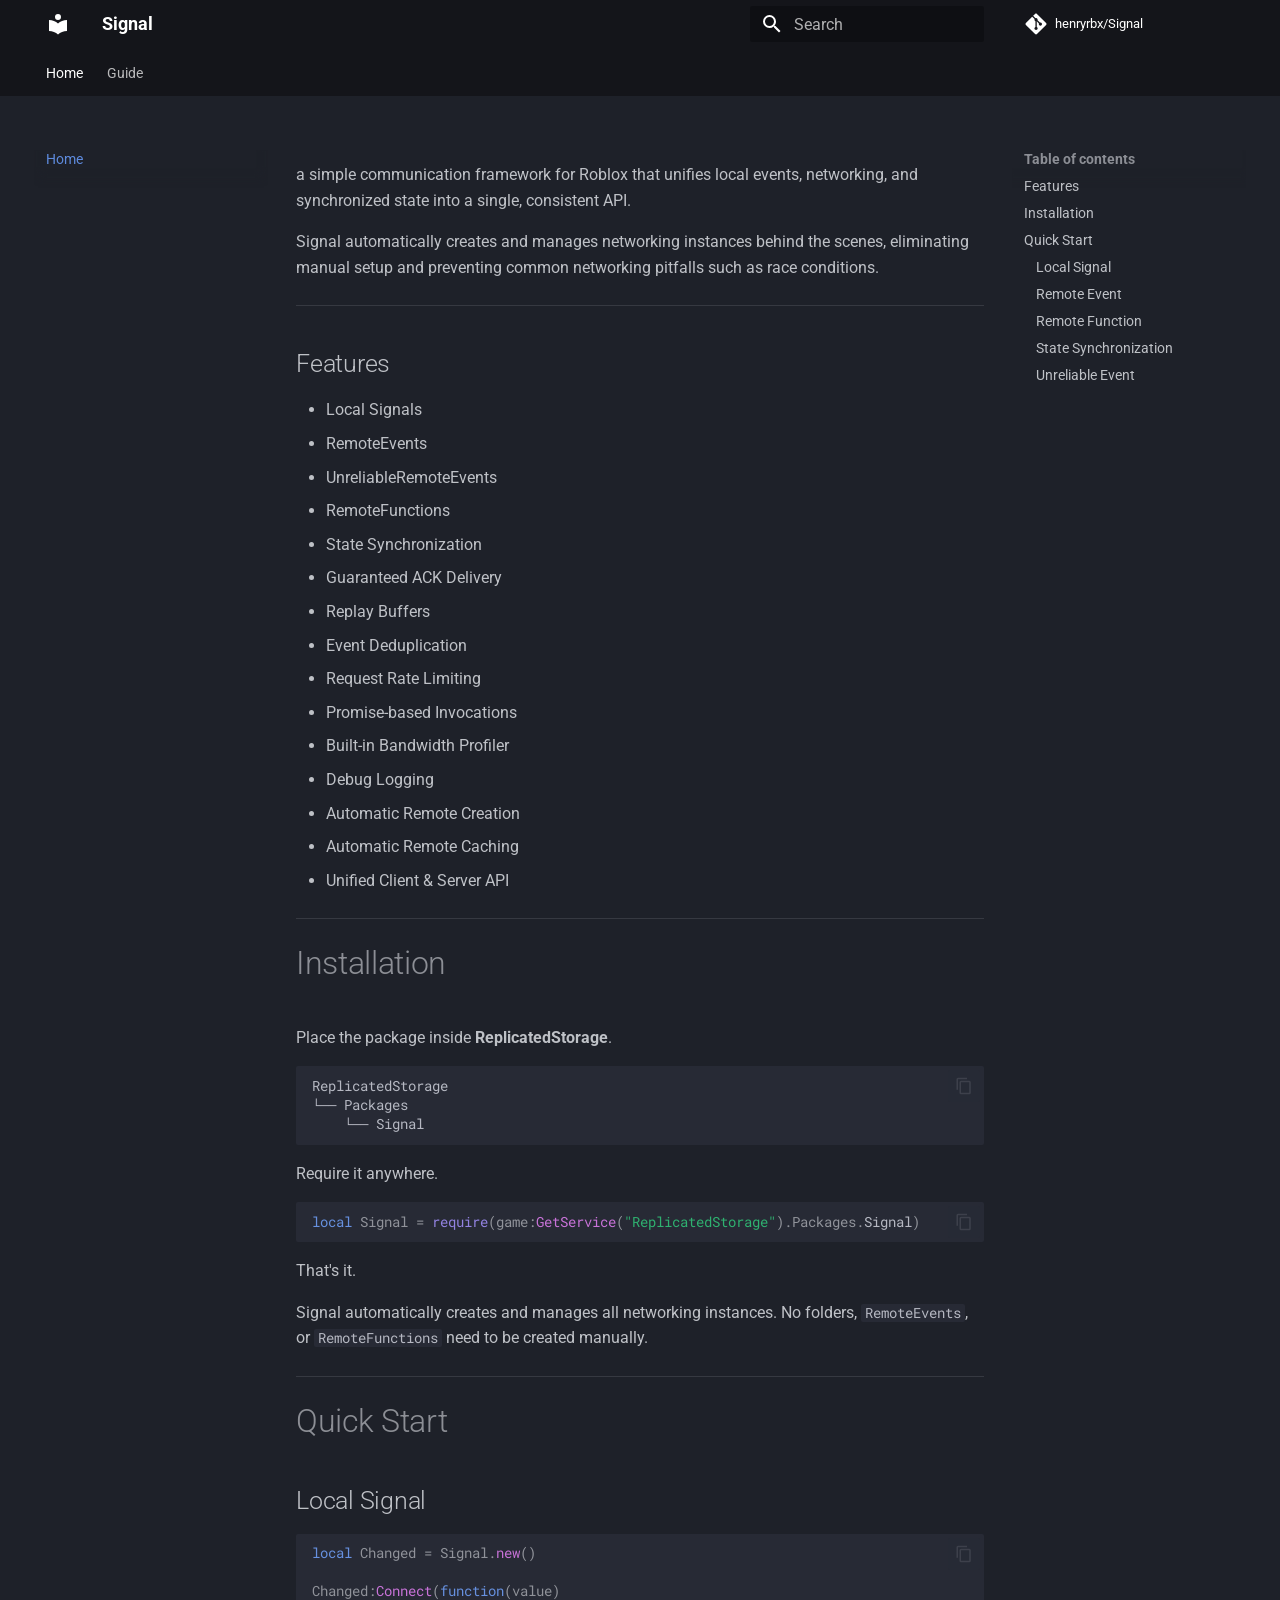
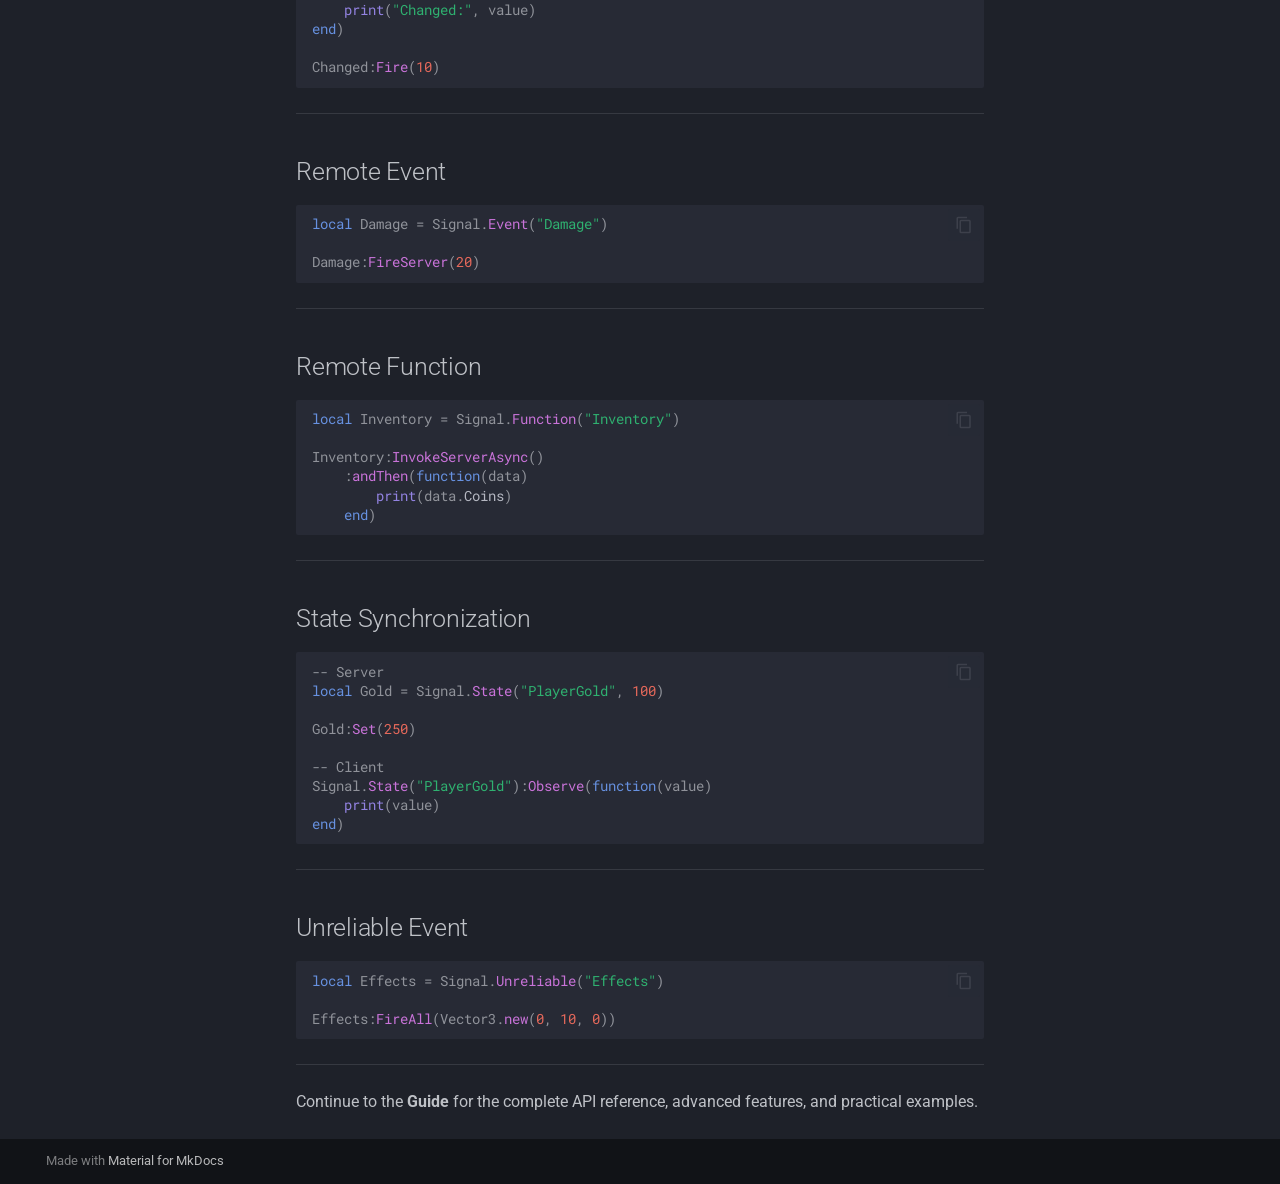
<file: index.html>
<!doctype html>
<html lang="en" class="no-js">
  <head>
    
      <meta charset="utf-8">
      <meta name="viewport" content="width=device-width,initial-scale=1">
      
        <meta name="description" content="Modern networking framework for Roblox.">
      
      
        <meta name="author" content="Henry">
      
      
      
      
        <link rel="next" href="guide/">
      
      
        
      
      
      <link rel="icon" href="assets/images/favicon.png">
      <meta name="generator" content="mkdocs-1.6.1, mkdocs-material-9.7.7">
    
    
      
        <title>Signal</title>
      
    
    
      <link rel="stylesheet" href="assets/stylesheets/main.ec1eaa64.min.css">
      
        
        <link rel="stylesheet" href="assets/stylesheets/palette.ab4e12ef.min.css">
      
      


    
    
      
    
    
      
        
        
        <link rel="preconnect" href="https://fonts.gstatic.com" crossorigin>
        <link rel="stylesheet" href="https://fonts.googleapis.com/css?family=Roboto:300,300i,400,400i,700,700i%7CRoboto+Mono:400,400i,700,700i&display=fallback">
        <style>:root{--md-text-font:"Roboto";--md-code-font:"Roboto Mono"}</style>
      
    
    
      <link rel="stylesheet" href="stylesheets/extra.css">
    
    <script>__md_scope=new URL(".",location),__md_hash=e=>[...e].reduce(((e,_)=>(e<<5)-e+_.charCodeAt(0)),0),__md_get=(e,_=localStorage,t=__md_scope)=>JSON.parse(_.getItem(t.pathname+"."+e)),__md_set=(e,_,t=localStorage,a=__md_scope)=>{try{t.setItem(a.pathname+"."+e,JSON.stringify(_))}catch(e){}}</script>
    
      

    
    
  </head>
  
  
    
    
      
    
    
    
    
    <body dir="ltr" data-md-color-scheme="slate" data-md-color-primary="black" data-md-color-accent="white">
  
    
    <input class="md-toggle" data-md-toggle="drawer" type="checkbox" id="__drawer" autocomplete="off">
    <input class="md-toggle" data-md-toggle="search" type="checkbox" id="__search" autocomplete="off">
    <label class="md-overlay" for="__drawer"></label>
    <div data-md-component="skip">
      
        
        <a href="#features" class="md-skip">
          Skip to content
        </a>
      
    </div>
    <div data-md-component="announce">
      
    </div>
    
    
      

<header class="md-header" data-md-component="header">
  <nav class="md-header__inner md-grid" aria-label="Header">
    <a href="." title="Signal" class="md-header__button md-logo" aria-label="Signal" data-md-component="logo">
      
  
  <svg xmlns="http://www.w3.org/2000/svg" viewBox="0 0 24 24"><path d="M12 8a3 3 0 0 0 3-3 3 3 0 0 0-3-3 3 3 0 0 0-3 3 3 3 0 0 0 3 3m0 3.54C9.64 9.35 6.5 8 3 8v11c3.5 0 6.64 1.35 9 3.54 2.36-2.19 5.5-3.54 9-3.54V8c-3.5 0-6.64 1.35-9 3.54"/></svg>

    </a>
    <label class="md-header__button md-icon" for="__drawer">
      
      <svg xmlns="http://www.w3.org/2000/svg" viewBox="0 0 24 24"><path d="M3 6h18v2H3zm0 5h18v2H3zm0 5h18v2H3z"/></svg>
    </label>
    <div class="md-header__title" data-md-component="header-title">
      <div class="md-header__ellipsis">
        <div class="md-header__topic">
          <span class="md-ellipsis">
            Signal
          </span>
        </div>
        <div class="md-header__topic" data-md-component="header-topic">
          <span class="md-ellipsis">
            
              Home
            
          </span>
        </div>
      </div>
    </div>
    
      
        <form class="md-header__option" data-md-component="palette">
  
    
    
    
    <input class="md-option" data-md-color-media="" data-md-color-scheme="slate" data-md-color-primary="black" data-md-color-accent="white"  aria-hidden="true"  type="radio" name="__palette" id="__palette_0">
    
  
</form>
      
    
    
      <script>var palette=__md_get("__palette");if(palette&&palette.color){if("(prefers-color-scheme)"===palette.color.media){var media=matchMedia("(prefers-color-scheme: light)"),input=document.querySelector(media.matches?"[data-md-color-media='(prefers-color-scheme: light)']":"[data-md-color-media='(prefers-color-scheme: dark)']");palette.color.media=input.getAttribute("data-md-color-media"),palette.color.scheme=input.getAttribute("data-md-color-scheme"),palette.color.primary=input.getAttribute("data-md-color-primary"),palette.color.accent=input.getAttribute("data-md-color-accent")}for(var[key,value]of Object.entries(palette.color))document.body.setAttribute("data-md-color-"+key,value)}</script>
    
    
    
      
      
        <label class="md-header__button md-icon" for="__search">
          
          <svg xmlns="http://www.w3.org/2000/svg" viewBox="0 0 24 24"><path d="M9.5 3A6.5 6.5 0 0 1 16 9.5c0 1.61-.59 3.09-1.56 4.23l.27.27h.79l5 5-1.5 1.5-5-5v-.79l-.27-.27A6.52 6.52 0 0 1 9.5 16 6.5 6.5 0 0 1 3 9.5 6.5 6.5 0 0 1 9.5 3m0 2C7 5 5 7 5 9.5S7 14 9.5 14 14 12 14 9.5 12 5 9.5 5"/></svg>
        </label>
        <div class="md-search" data-md-component="search" role="dialog">
  <label class="md-search__overlay" for="__search"></label>
  <div class="md-search__inner" role="search">
    <form class="md-search__form" name="search">
      <input type="text" class="md-search__input" name="query" aria-label="Search" placeholder="Search" autocapitalize="off" autocorrect="off" autocomplete="off" spellcheck="false" data-md-component="search-query" required>
      <label class="md-search__icon md-icon" for="__search">
        
        <svg xmlns="http://www.w3.org/2000/svg" viewBox="0 0 24 24"><path d="M9.5 3A6.5 6.5 0 0 1 16 9.5c0 1.61-.59 3.09-1.56 4.23l.27.27h.79l5 5-1.5 1.5-5-5v-.79l-.27-.27A6.52 6.52 0 0 1 9.5 16 6.5 6.5 0 0 1 3 9.5 6.5 6.5 0 0 1 9.5 3m0 2C7 5 5 7 5 9.5S7 14 9.5 14 14 12 14 9.5 12 5 9.5 5"/></svg>
        
        <svg xmlns="http://www.w3.org/2000/svg" viewBox="0 0 24 24"><path d="M20 11v2H8l5.5 5.5-1.42 1.42L4.16 12l7.92-7.92L13.5 5.5 8 11z"/></svg>
      </label>
      <nav class="md-search__options" aria-label="Search">
        
        <button type="reset" class="md-search__icon md-icon" title="Clear" aria-label="Clear" tabindex="-1">
          
          <svg xmlns="http://www.w3.org/2000/svg" viewBox="0 0 24 24"><path d="M19 6.41 17.59 5 12 10.59 6.41 5 5 6.41 10.59 12 5 17.59 6.41 19 12 13.41 17.59 19 19 17.59 13.41 12z"/></svg>
        </button>
      </nav>
      
        <div class="md-search__suggest" data-md-component="search-suggest"></div>
      
    </form>
    <div class="md-search__output">
      <div class="md-search__scrollwrap" tabindex="0" data-md-scrollfix>
        <div class="md-search-result" data-md-component="search-result">
          <div class="md-search-result__meta">
            Initializing search
          </div>
          <ol class="md-search-result__list" role="presentation"></ol>
        </div>
      </div>
    </div>
  </div>
</div>
      
    
    
      <div class="md-header__source">
        <a href="https://github.com/henryrbx/Signal" title="Go to repository" class="md-source" data-md-component="source">
  <div class="md-source__icon md-icon">
    
    <svg xmlns="http://www.w3.org/2000/svg" viewBox="0 0 448 512"><!--! Font Awesome Free 7.1.0 by @fontawesome - https://fontawesome.com License - https://fontawesome.com/license/free (Icons: CC BY 4.0, Fonts: SIL OFL 1.1, Code: MIT License) Copyright 2025 Fonticons, Inc.--><path d="M439.6 236.1 244 40.5c-5.4-5.5-12.8-8.5-20.4-8.5s-15 3-20.4 8.4L162.5 81l51.5 51.5c27.1-9.1 52.7 16.8 43.4 43.7l49.7 49.7c34.2-11.8 61.2 31 35.5 56.7-26.5 26.5-70.2-2.9-56-37.3L240.3 199v121.9c25.3 12.5 22.3 41.8 9.1 55-6.4 6.4-15.2 10.1-24.3 10.1s-17.8-3.6-24.3-10.1c-17.6-17.6-11.1-46.9 11.2-56v-123c-20.8-8.5-24.6-30.7-18.6-45L142.6 101 8.5 235.1C3 240.6 0 247.9 0 255.5s3 15 8.5 20.4l195.6 195.7c5.4 5.4 12.7 8.4 20.4 8.4s15-3 20.4-8.4l194.7-194.7c5.4-5.4 8.4-12.8 8.4-20.4s-3-15-8.4-20.4"/></svg>
  </div>
  <div class="md-source__repository">
    henryrbx/Signal
  </div>
</a>
      </div>
    
  </nav>
  
</header>
    
    <div class="md-container" data-md-component="container">
      
      
        
          
            
<nav class="md-tabs" aria-label="Tabs" data-md-component="tabs">
  <div class="md-grid">
    <ul class="md-tabs__list">
      
        
  
  
  
    
  
  
    <li class="md-tabs__item md-tabs__item--active">
      <a href="." class="md-tabs__link">
        
  
  
    
  
  Home

      </a>
    </li>
  

      
        
  
  
  
  
    <li class="md-tabs__item">
      <a href="guide/" class="md-tabs__link">
        
  
  
    
  
  Guide

      </a>
    </li>
  

      
    </ul>
  </div>
</nav>
          
        
      
      <main class="md-main" data-md-component="main">
        <div class="md-main__inner md-grid">
          
            
              
              <div class="md-sidebar md-sidebar--primary" data-md-component="sidebar" data-md-type="navigation" >
                <div class="md-sidebar__scrollwrap">
                  <div class="md-sidebar__inner">
                    


  


<nav class="md-nav md-nav--primary md-nav--lifted" aria-label="Navigation" data-md-level="0">
  <label class="md-nav__title" for="__drawer">
    <a href="." title="Signal" class="md-nav__button md-logo" aria-label="Signal" data-md-component="logo">
      
  
  <svg xmlns="http://www.w3.org/2000/svg" viewBox="0 0 24 24"><path d="M12 8a3 3 0 0 0 3-3 3 3 0 0 0-3-3 3 3 0 0 0-3 3 3 3 0 0 0 3 3m0 3.54C9.64 9.35 6.5 8 3 8v11c3.5 0 6.64 1.35 9 3.54 2.36-2.19 5.5-3.54 9-3.54V8c-3.5 0-6.64 1.35-9 3.54"/></svg>

    </a>
    Signal
  </label>
  
    <div class="md-nav__source">
      <a href="https://github.com/henryrbx/Signal" title="Go to repository" class="md-source" data-md-component="source">
  <div class="md-source__icon md-icon">
    
    <svg xmlns="http://www.w3.org/2000/svg" viewBox="0 0 448 512"><!--! Font Awesome Free 7.1.0 by @fontawesome - https://fontawesome.com License - https://fontawesome.com/license/free (Icons: CC BY 4.0, Fonts: SIL OFL 1.1, Code: MIT License) Copyright 2025 Fonticons, Inc.--><path d="M439.6 236.1 244 40.5c-5.4-5.5-12.8-8.5-20.4-8.5s-15 3-20.4 8.4L162.5 81l51.5 51.5c27.1-9.1 52.7 16.8 43.4 43.7l49.7 49.7c34.2-11.8 61.2 31 35.5 56.7-26.5 26.5-70.2-2.9-56-37.3L240.3 199v121.9c25.3 12.5 22.3 41.8 9.1 55-6.4 6.4-15.2 10.1-24.3 10.1s-17.8-3.6-24.3-10.1c-17.6-17.6-11.1-46.9 11.2-56v-123c-20.8-8.5-24.6-30.7-18.6-45L142.6 101 8.5 235.1C3 240.6 0 247.9 0 255.5s3 15 8.5 20.4l195.6 195.7c5.4 5.4 12.7 8.4 20.4 8.4s15-3 20.4-8.4l194.7-194.7c5.4-5.4 8.4-12.8 8.4-20.4s-3-15-8.4-20.4"/></svg>
  </div>
  <div class="md-source__repository">
    henryrbx/Signal
  </div>
</a>
    </div>
  
  <ul class="md-nav__list" data-md-scrollfix>
    
      
      
  
  
    
  
  
  
    <li class="md-nav__item md-nav__item--active">
      
      <input class="md-nav__toggle md-toggle" type="checkbox" id="__toc">
      
      
      
        <label class="md-nav__link md-nav__link--active" for="__toc">
          
  
  
  <span class="md-ellipsis">
    
  
    Home
  

    
  </span>
  
  

          <span class="md-nav__icon md-icon"></span>
        </label>
      
      <a href="." class="md-nav__link md-nav__link--active">
        
  
  
  <span class="md-ellipsis">
    
  
    Home
  

    
  </span>
  
  

      </a>
      
        

<nav class="md-nav md-nav--secondary" aria-label="Table of contents">
  
  
  
  
    <label class="md-nav__title" for="__toc">
      <span class="md-nav__icon md-icon"></span>
      Table of contents
    </label>
    <ul class="md-nav__list" data-md-component="toc" data-md-scrollfix>
      
        <li class="md-nav__item">
  <a href="#features" class="md-nav__link">
    <span class="md-ellipsis">
      
        Features
      
    </span>
  </a>
  
</li>
      
        <li class="md-nav__item">
  <a href="#installation" class="md-nav__link">
    <span class="md-ellipsis">
      
        Installation
      
    </span>
  </a>
  
</li>
      
        <li class="md-nav__item">
  <a href="#quick-start" class="md-nav__link">
    <span class="md-ellipsis">
      
        Quick Start
      
    </span>
  </a>
  
    <nav class="md-nav" aria-label="Quick Start">
      <ul class="md-nav__list">
        
          <li class="md-nav__item">
  <a href="#local-signal" class="md-nav__link">
    <span class="md-ellipsis">
      
        Local Signal
      
    </span>
  </a>
  
</li>
        
          <li class="md-nav__item">
  <a href="#remote-event" class="md-nav__link">
    <span class="md-ellipsis">
      
        Remote Event
      
    </span>
  </a>
  
</li>
        
          <li class="md-nav__item">
  <a href="#remote-function" class="md-nav__link">
    <span class="md-ellipsis">
      
        Remote Function
      
    </span>
  </a>
  
</li>
        
          <li class="md-nav__item">
  <a href="#state-synchronization" class="md-nav__link">
    <span class="md-ellipsis">
      
        State Synchronization
      
    </span>
  </a>
  
</li>
        
          <li class="md-nav__item">
  <a href="#unreliable-event" class="md-nav__link">
    <span class="md-ellipsis">
      
        Unreliable Event
      
    </span>
  </a>
  
</li>
        
      </ul>
    </nav>
  
</li>
      
    </ul>
  
</nav>
      
    </li>
  

    
      
      
  
  
  
  
    <li class="md-nav__item">
      <a href="guide/" class="md-nav__link">
        
  
  
  <span class="md-ellipsis">
    
  
    Guide
  

    
  </span>
  
  

      </a>
    </li>
  

    
  </ul>
</nav>
                  </div>
                </div>
              </div>
            
            
              
              <div class="md-sidebar md-sidebar--secondary" data-md-component="sidebar" data-md-type="toc" >
                <div class="md-sidebar__scrollwrap">
                  <div class="md-sidebar__inner">
                    

<nav class="md-nav md-nav--secondary" aria-label="Table of contents">
  
  
  
  
    <label class="md-nav__title" for="__toc">
      <span class="md-nav__icon md-icon"></span>
      Table of contents
    </label>
    <ul class="md-nav__list" data-md-component="toc" data-md-scrollfix>
      
        <li class="md-nav__item">
  <a href="#features" class="md-nav__link">
    <span class="md-ellipsis">
      
        Features
      
    </span>
  </a>
  
</li>
      
        <li class="md-nav__item">
  <a href="#installation" class="md-nav__link">
    <span class="md-ellipsis">
      
        Installation
      
    </span>
  </a>
  
</li>
      
        <li class="md-nav__item">
  <a href="#quick-start" class="md-nav__link">
    <span class="md-ellipsis">
      
        Quick Start
      
    </span>
  </a>
  
    <nav class="md-nav" aria-label="Quick Start">
      <ul class="md-nav__list">
        
          <li class="md-nav__item">
  <a href="#local-signal" class="md-nav__link">
    <span class="md-ellipsis">
      
        Local Signal
      
    </span>
  </a>
  
</li>
        
          <li class="md-nav__item">
  <a href="#remote-event" class="md-nav__link">
    <span class="md-ellipsis">
      
        Remote Event
      
    </span>
  </a>
  
</li>
        
          <li class="md-nav__item">
  <a href="#remote-function" class="md-nav__link">
    <span class="md-ellipsis">
      
        Remote Function
      
    </span>
  </a>
  
</li>
        
          <li class="md-nav__item">
  <a href="#state-synchronization" class="md-nav__link">
    <span class="md-ellipsis">
      
        State Synchronization
      
    </span>
  </a>
  
</li>
        
          <li class="md-nav__item">
  <a href="#unreliable-event" class="md-nav__link">
    <span class="md-ellipsis">
      
        Unreliable Event
      
    </span>
  </a>
  
</li>
        
      </ul>
    </nav>
  
</li>
      
    </ul>
  
</nav>
                  </div>
                </div>
              </div>
            
          
          
            <div class="md-content" data-md-component="content">
              
              <article class="md-content__inner md-typeset">
                
                  


  
  


<p>a simple communication framework for Roblox that unifies local events, networking, and synchronized state into a single, consistent API.</p>
<p>Signal automatically creates and manages networking instances behind the scenes, eliminating manual setup and preventing common networking pitfalls such as race conditions.</p>
<hr />
<h2 id="features">Features<a class="headerlink" href="#features" title="Permanent link">&para;</a></h2>
<ul>
<li>Local Signals</li>
<li>RemoteEvents</li>
<li>UnreliableRemoteEvents</li>
<li>RemoteFunctions</li>
<li>State Synchronization</li>
<li>Guaranteed ACK Delivery</li>
<li>Replay Buffers</li>
<li>Event Deduplication</li>
<li>Request Rate Limiting</li>
<li>Promise-based Invocations</li>
<li>Built-in Bandwidth Profiler</li>
<li>Debug Logging</li>
<li>Automatic Remote Creation</li>
<li>Automatic Remote Caching</li>
<li>Unified Client &amp; Server API</li>
</ul>
<hr />
<h1 id="installation">Installation<a class="headerlink" href="#installation" title="Permanent link">&para;</a></h1>
<p>Place the package inside <strong>ReplicatedStorage</strong>.</p>
<div class="highlight"><pre><span></span><code>ReplicatedStorage
└── Packages
    └── Signal
</code></pre></div>
<p>Require it anywhere.</p>
<div class="highlight"><pre><span></span><code><span class="kd">local</span><span class="w"> </span><span class="nv">Signal</span><span class="w"> </span><span class="o">=</span><span class="w"> </span><span class="nb">require</span><span class="p">(</span><span class="nv">game</span><span class="p">:</span><span class="nf">GetService</span><span class="p">(</span><span class="s2">&quot;ReplicatedStorage&quot;</span><span class="p">).</span><span class="nv">Packages</span><span class="p">.</span><span class="py">Signal</span><span class="p">)</span>
</code></pre></div>
<p>That's it.</p>
<p>Signal automatically creates and manages all networking instances. No folders, <code>RemoteEvents</code>, or <code>RemoteFunctions</code> need to be created manually.</p>
<hr />
<h1 id="quick-start">Quick Start<a class="headerlink" href="#quick-start" title="Permanent link">&para;</a></h1>
<h2 id="local-signal">Local Signal<a class="headerlink" href="#local-signal" title="Permanent link">&para;</a></h2>
<div class="highlight"><pre><span></span><code><span class="kd">local</span><span class="w"> </span><span class="nv">Changed</span><span class="w"> </span><span class="o">=</span><span class="w"> </span><span class="nv">Signal</span><span class="p">.</span><span class="nf">new</span><span class="p">()</span>

<span class="nv">Changed</span><span class="p">:</span><span class="nf">Connect</span><span class="p">(</span><span class="kr">function</span><span class="p">(</span><span class="nv">value</span><span class="p">)</span>
<span class="w">    </span><span class="nb">print</span><span class="p">(</span><span class="s2">&quot;Changed:&quot;</span><span class="p">,</span><span class="w"> </span><span class="nv">value</span><span class="p">)</span>
<span class="kr">end</span><span class="p">)</span>

<span class="nv">Changed</span><span class="p">:</span><span class="nf">Fire</span><span class="p">(</span><span class="mi">10</span><span class="p">)</span>
</code></pre></div>
<hr />
<h2 id="remote-event">Remote Event<a class="headerlink" href="#remote-event" title="Permanent link">&para;</a></h2>
<div class="highlight"><pre><span></span><code><span class="kd">local</span><span class="w"> </span><span class="nv">Damage</span><span class="w"> </span><span class="o">=</span><span class="w"> </span><span class="nv">Signal</span><span class="p">.</span><span class="nf">Event</span><span class="p">(</span><span class="s2">&quot;Damage&quot;</span><span class="p">)</span>

<span class="nv">Damage</span><span class="p">:</span><span class="nf">FireServer</span><span class="p">(</span><span class="mi">20</span><span class="p">)</span>
</code></pre></div>
<hr />
<h2 id="remote-function">Remote Function<a class="headerlink" href="#remote-function" title="Permanent link">&para;</a></h2>
<div class="highlight"><pre><span></span><code><span class="kd">local</span><span class="w"> </span><span class="nv">Inventory</span><span class="w"> </span><span class="o">=</span><span class="w"> </span><span class="nv">Signal</span><span class="p">.</span><span class="nf">Function</span><span class="p">(</span><span class="s2">&quot;Inventory&quot;</span><span class="p">)</span>

<span class="nv">Inventory</span><span class="p">:</span><span class="nf">InvokeServerAsync</span><span class="p">()</span>
<span class="w">    </span><span class="p">:</span><span class="nf">andThen</span><span class="p">(</span><span class="kr">function</span><span class="p">(</span><span class="nv">data</span><span class="p">)</span>
<span class="w">        </span><span class="nb">print</span><span class="p">(</span><span class="nv">data</span><span class="p">.</span><span class="py">Coins</span><span class="p">)</span>
<span class="w">    </span><span class="kr">end</span><span class="p">)</span>
</code></pre></div>
<hr />
<h2 id="state-synchronization">State Synchronization<a class="headerlink" href="#state-synchronization" title="Permanent link">&para;</a></h2>
<div class="highlight"><pre><span></span><code><span class="c1">-- Server</span>
<span class="kd">local</span><span class="w"> </span><span class="nv">Gold</span><span class="w"> </span><span class="o">=</span><span class="w"> </span><span class="nv">Signal</span><span class="p">.</span><span class="nf">State</span><span class="p">(</span><span class="s2">&quot;PlayerGold&quot;</span><span class="p">,</span><span class="w"> </span><span class="mi">100</span><span class="p">)</span>

<span class="nv">Gold</span><span class="p">:</span><span class="nf">Set</span><span class="p">(</span><span class="mi">250</span><span class="p">)</span>

<span class="c1">-- Client</span>
<span class="nv">Signal</span><span class="p">.</span><span class="nf">State</span><span class="p">(</span><span class="s2">&quot;PlayerGold&quot;</span><span class="p">):</span><span class="nf">Observe</span><span class="p">(</span><span class="kr">function</span><span class="p">(</span><span class="nv">value</span><span class="p">)</span>
<span class="w">    </span><span class="nb">print</span><span class="p">(</span><span class="nv">value</span><span class="p">)</span>
<span class="kr">end</span><span class="p">)</span>
</code></pre></div>
<hr />
<h2 id="unreliable-event">Unreliable Event<a class="headerlink" href="#unreliable-event" title="Permanent link">&para;</a></h2>
<div class="highlight"><pre><span></span><code><span class="kd">local</span><span class="w"> </span><span class="nv">Effects</span><span class="w"> </span><span class="o">=</span><span class="w"> </span><span class="nv">Signal</span><span class="p">.</span><span class="nf">Unreliable</span><span class="p">(</span><span class="s2">&quot;Effects&quot;</span><span class="p">)</span>

<span class="nv">Effects</span><span class="p">:</span><span class="nf">FireAll</span><span class="p">(</span><span class="nv">Vector3</span><span class="p">.</span><span class="nf">new</span><span class="p">(</span><span class="mi">0</span><span class="p">,</span><span class="w"> </span><span class="mi">10</span><span class="p">,</span><span class="w"> </span><span class="mi">0</span><span class="p">))</span>
</code></pre></div>
<hr />
<p>Continue to the <strong>Guide</strong> for the complete API reference, advanced features, and practical examples.</p>












                
              </article>
            </div>
          
          
<script>var target=document.getElementById(location.hash.slice(1));target&&target.name&&(target.checked=target.name.startsWith("__tabbed_"))</script>
        </div>
        
          <button type="button" class="md-top md-icon" data-md-component="top" hidden>
  
  <svg xmlns="http://www.w3.org/2000/svg" viewBox="0 0 24 24"><path d="M13 20h-2V8l-5.5 5.5-1.42-1.42L12 4.16l7.92 7.92-1.42 1.42L13 8z"/></svg>
  Back to top
</button>
        
      </main>
      
        <footer class="md-footer">
  
  <div class="md-footer-meta md-typeset">
    <div class="md-footer-meta__inner md-grid">
      <div class="md-copyright">
  
  
    Made with
    <a href="https://squidfunk.github.io/mkdocs-material/" target="_blank" rel="noopener">
      Material for MkDocs
    </a>
  
</div>
      
    </div>
  </div>
</footer>
      
    </div>
    <div class="md-dialog" data-md-component="dialog">
      <div class="md-dialog__inner md-typeset"></div>
    </div>
    
    
    
      
      
      <script id="__config" type="application/json">{"annotate": null, "base": ".", "features": ["navigation.tabs", "navigation.sections", "navigation.top", "navigation.instant", "content.code.copy", "search.highlight", "search.suggest"], "search": "assets/javascripts/workers/search.2c215733.min.js", "tags": null, "translations": {"clipboard.copied": "Copied to clipboard", "clipboard.copy": "Copy to clipboard", "search.result.more.one": "1 more on this page", "search.result.more.other": "# more on this page", "search.result.none": "No matching documents", "search.result.one": "1 matching document", "search.result.other": "# matching documents", "search.result.placeholder": "Type to start searching", "search.result.term.missing": "Missing", "select.version": "Select version"}, "version": null}</script>
    
    
      <script src="assets/javascripts/bundle.d7400e89.min.js"></script>
      
    
  </body>
</html>
</file>
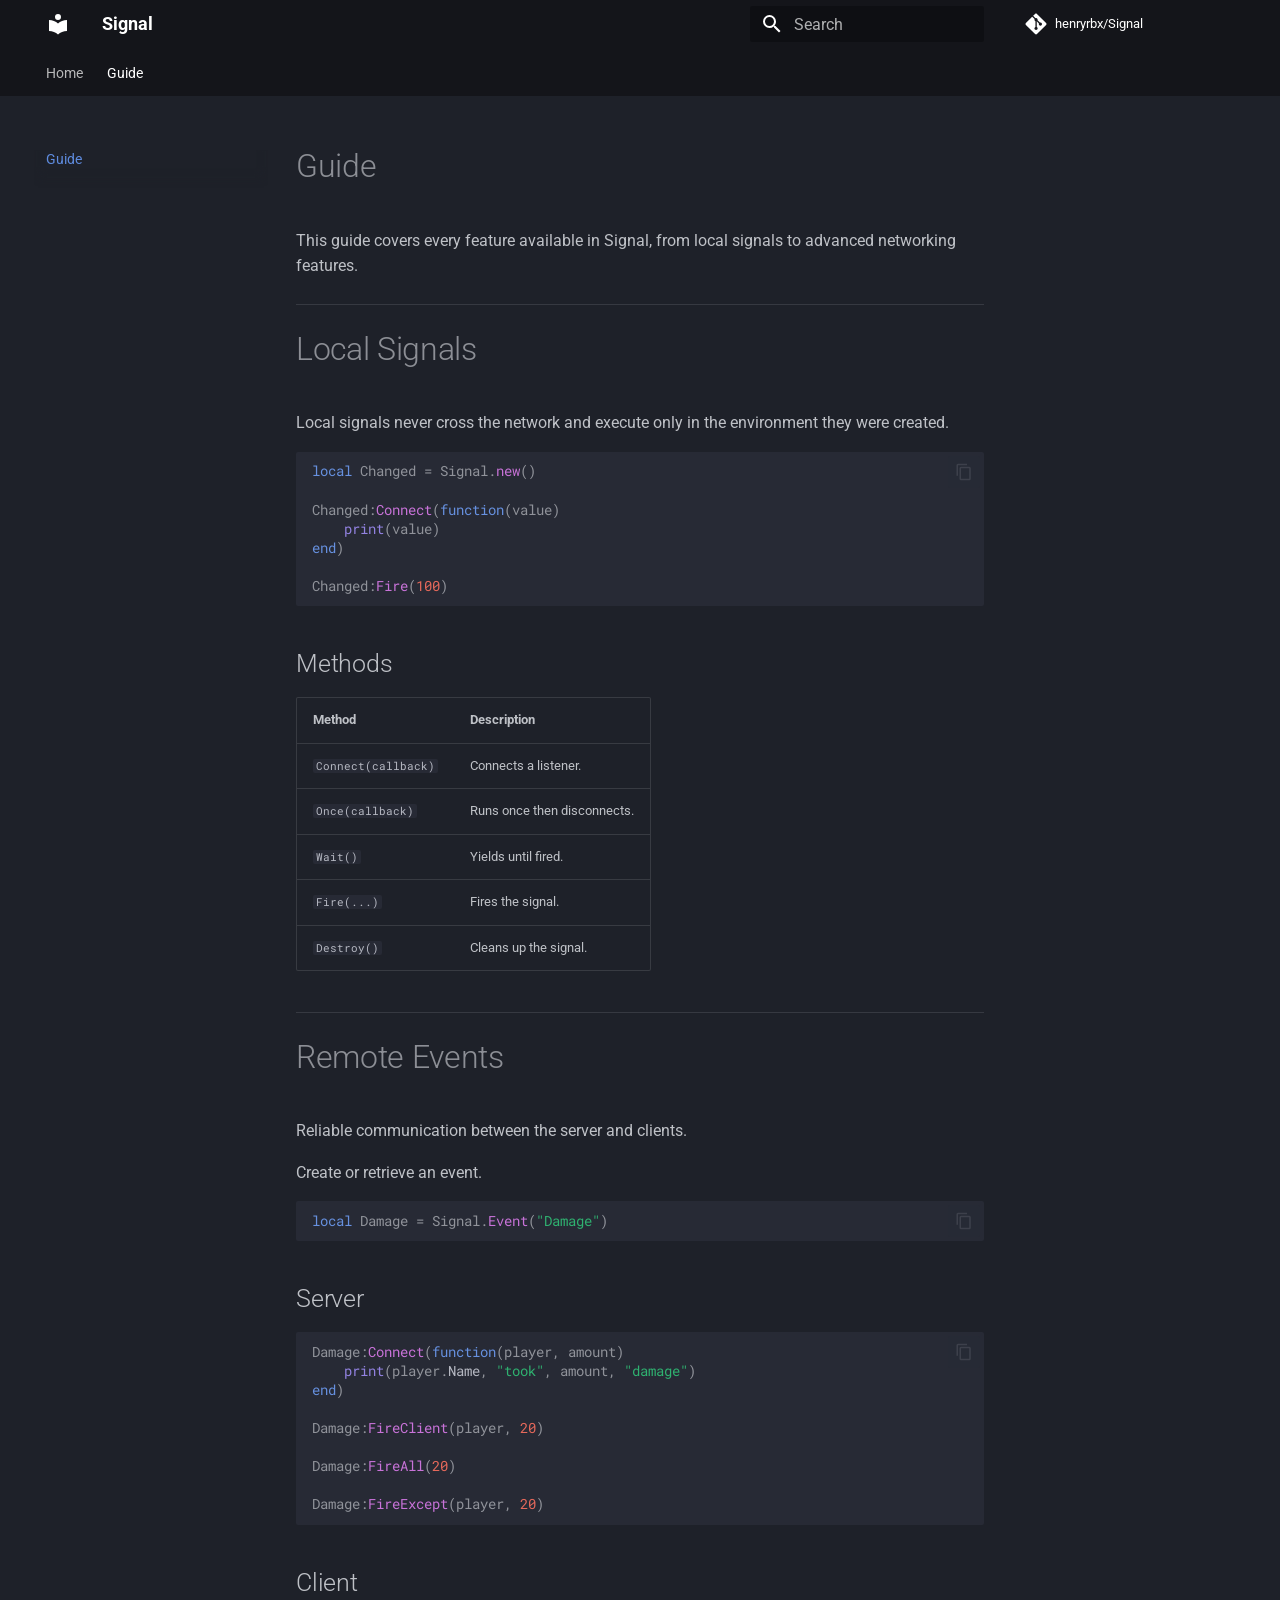
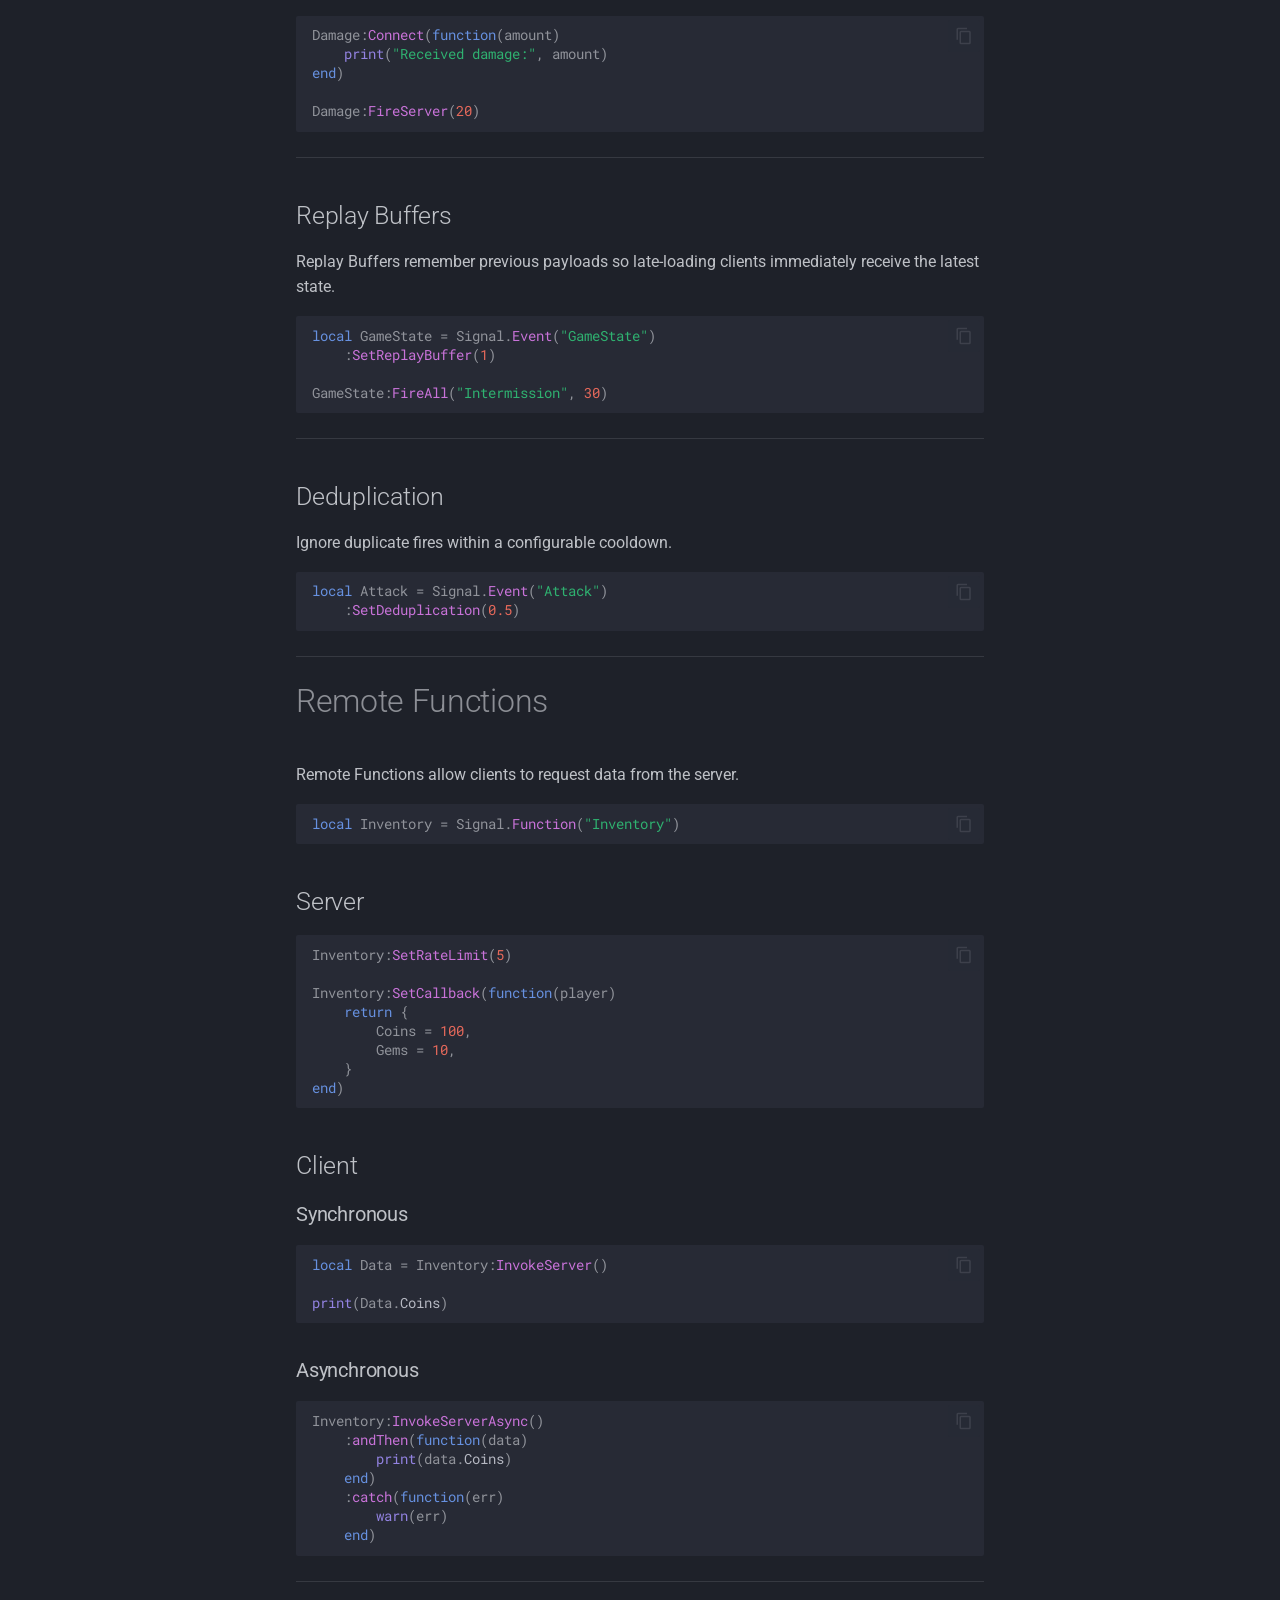
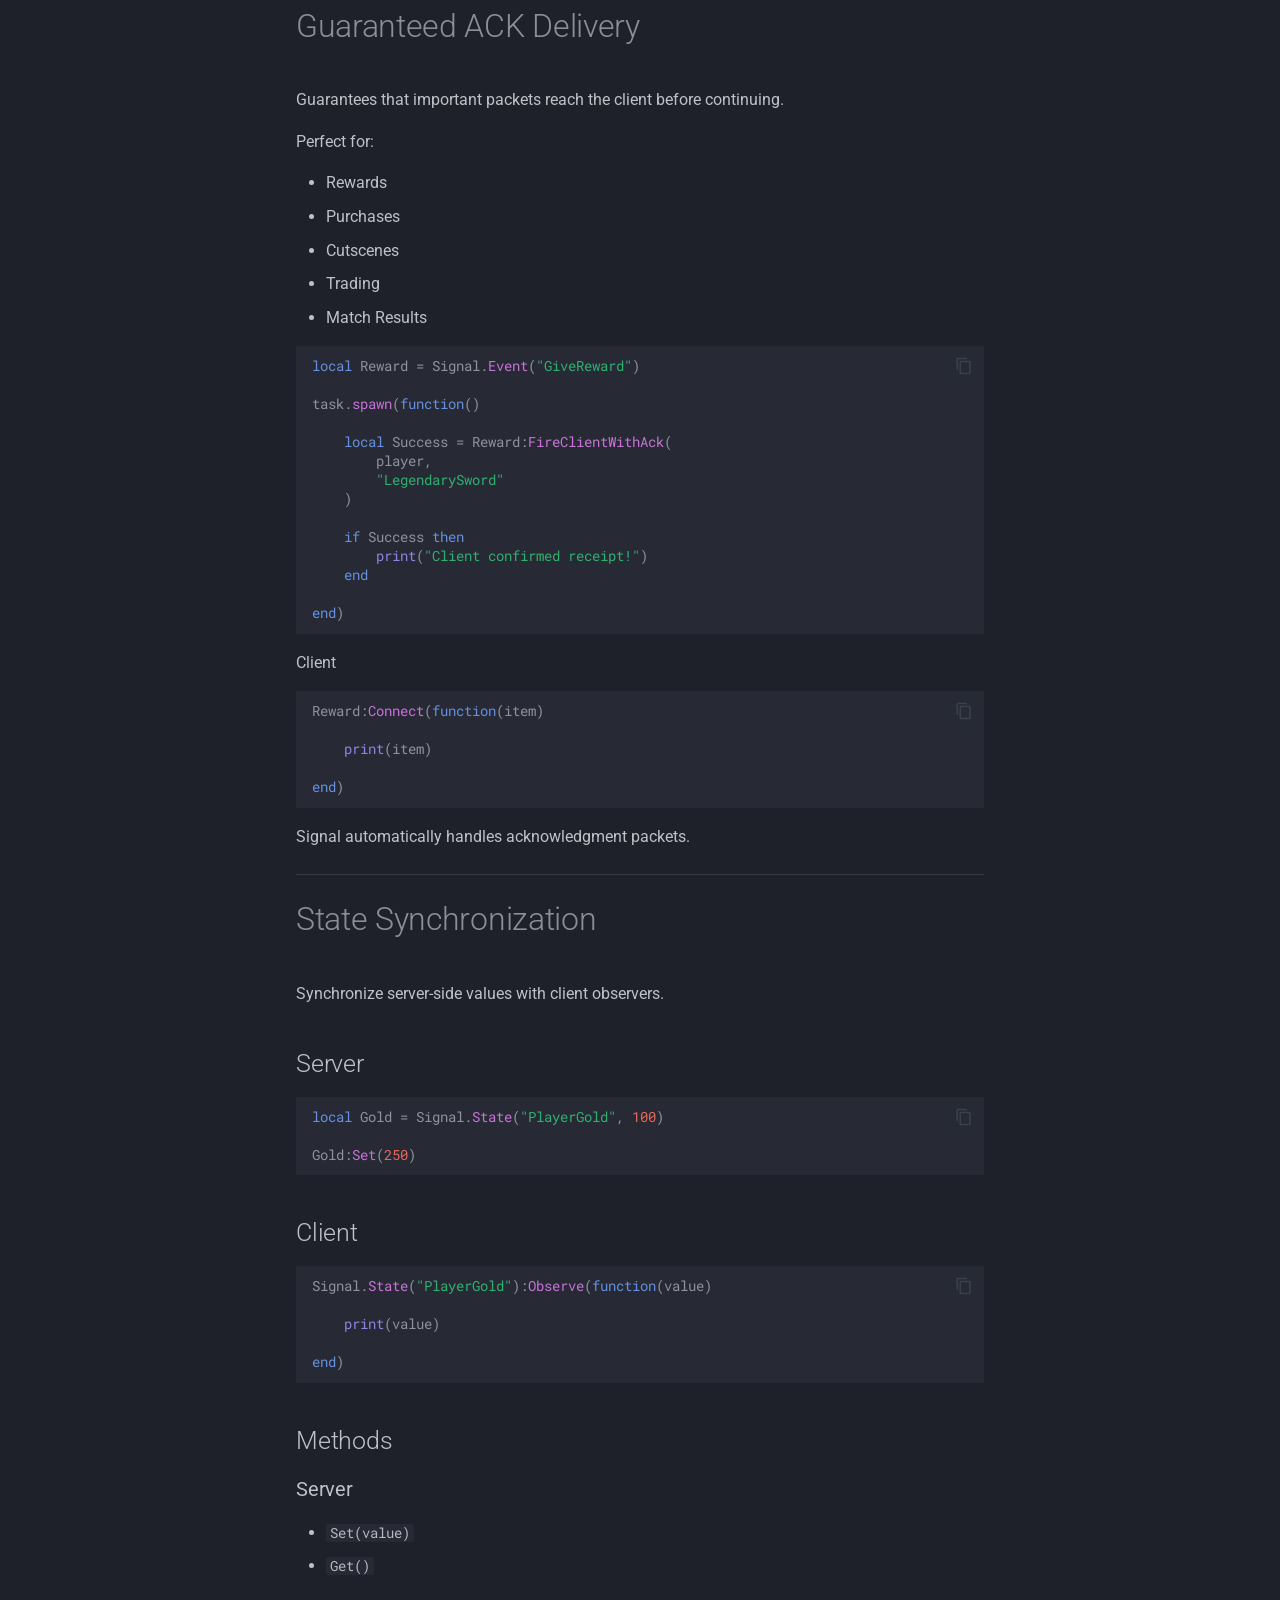
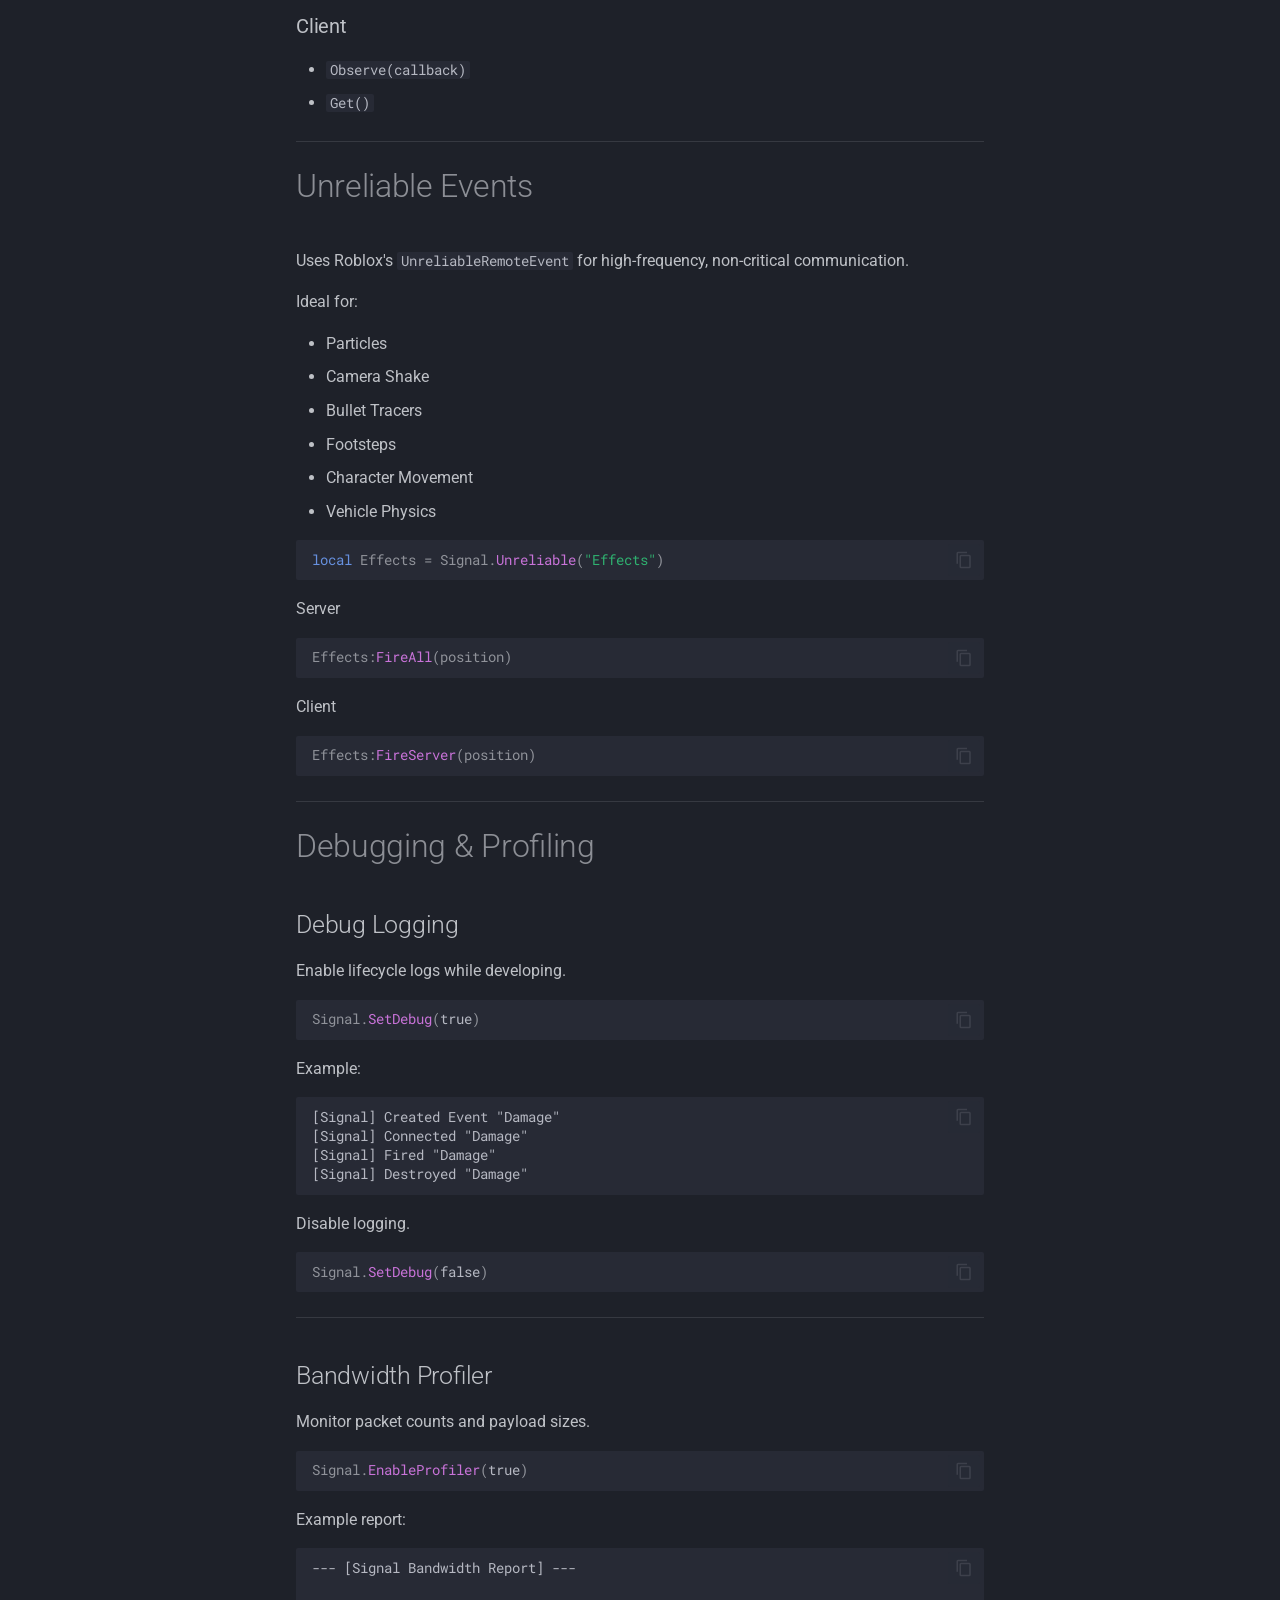
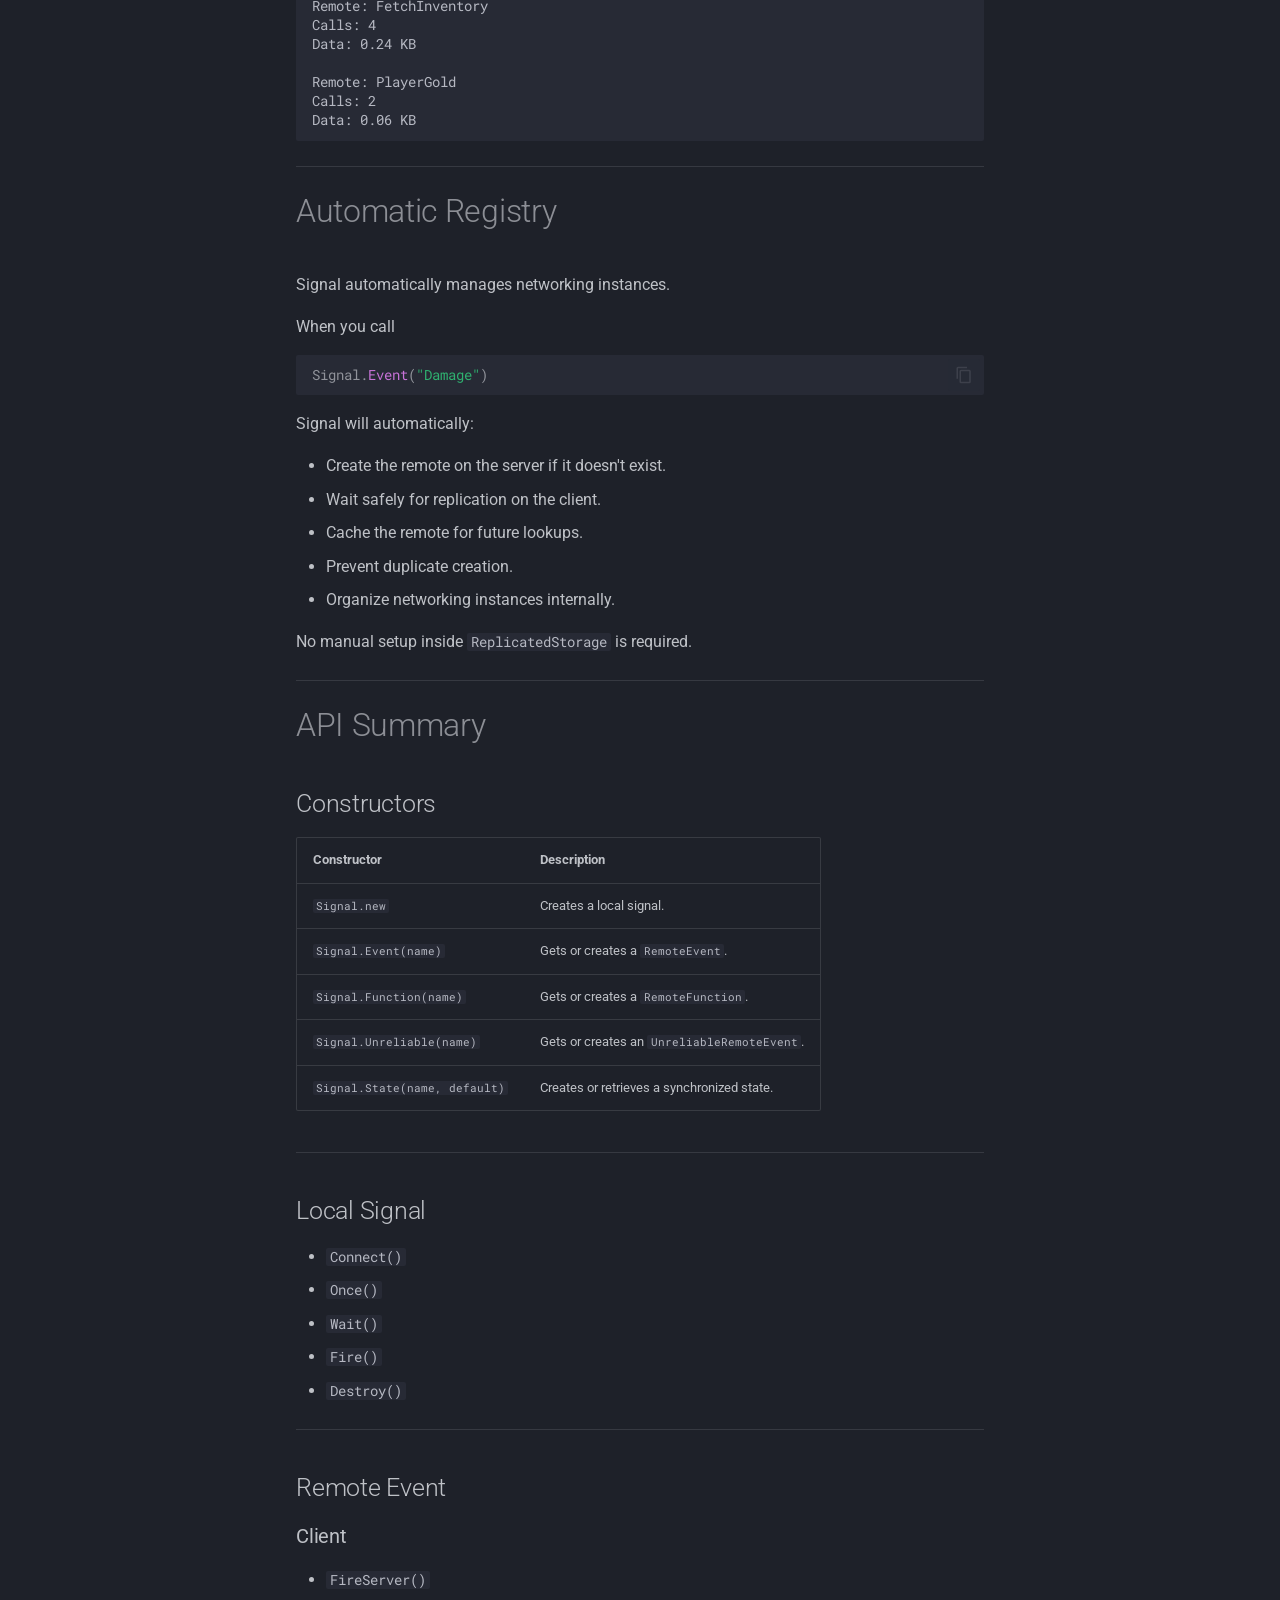
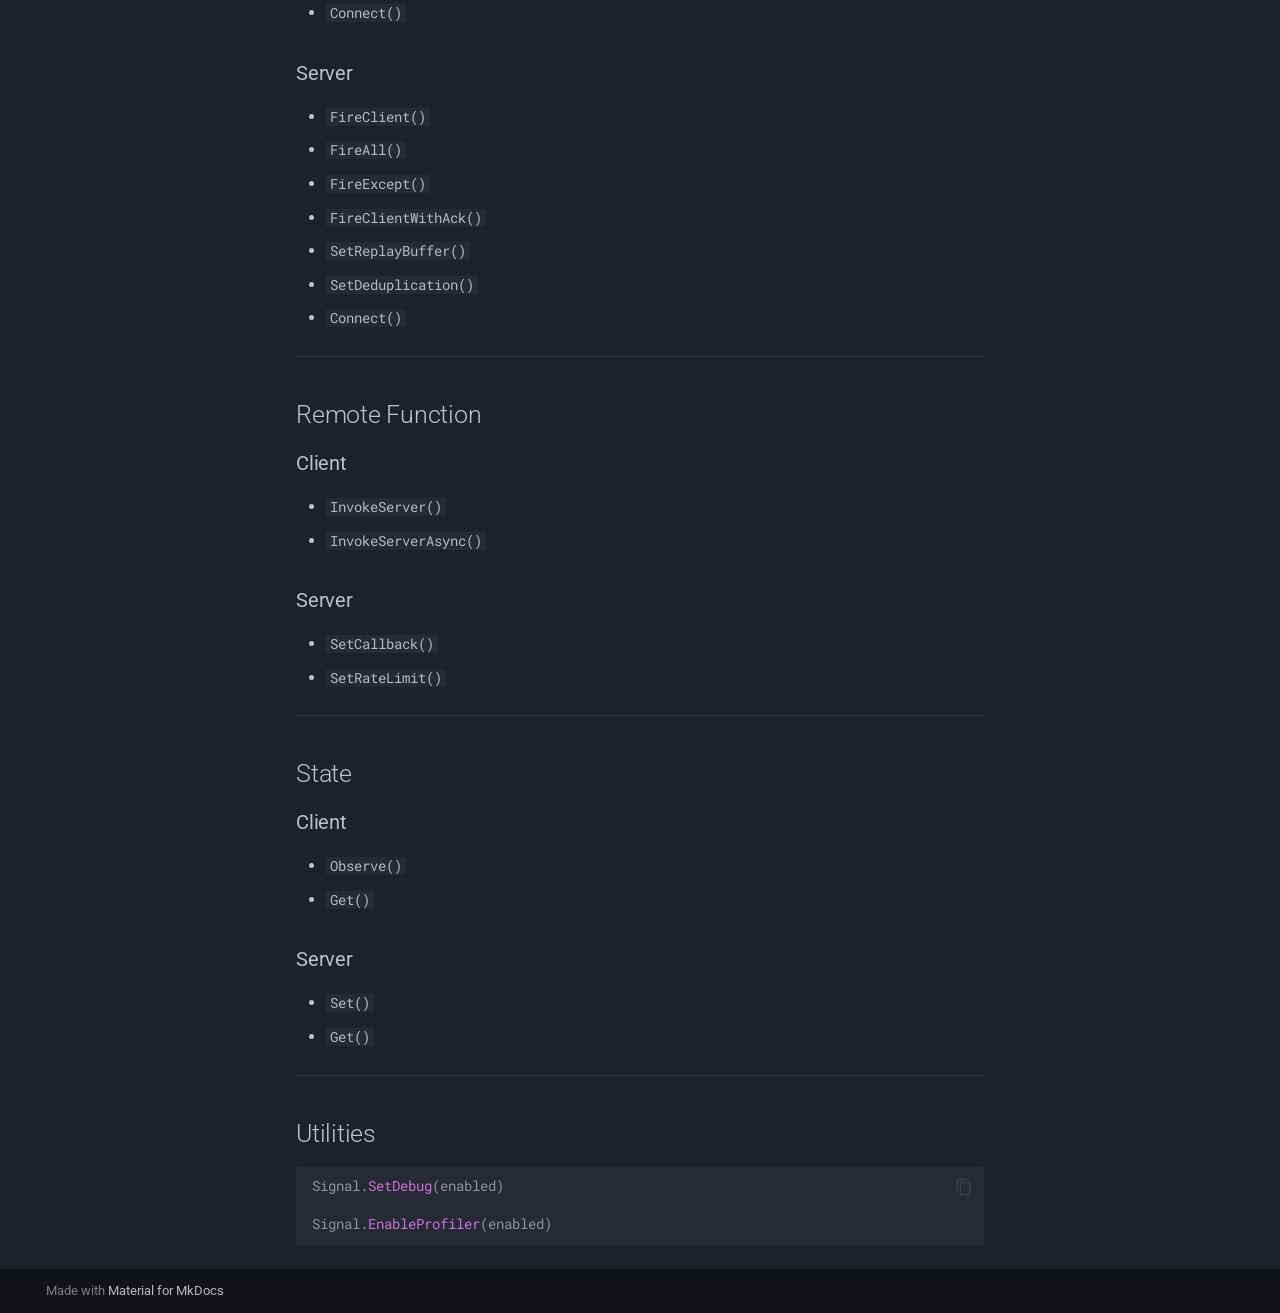
<file: guide/index.html>
<!doctype html>
<html lang="en" class="no-js">
  <head>
    
      <meta charset="utf-8">
      <meta name="viewport" content="width=device-width,initial-scale=1">
      
        <meta name="description" content="Modern networking framework for Roblox.">
      
      
        <meta name="author" content="Henry">
      
      
      
        <link rel="prev" href="..">
      
      
      
        
      
      
      <link rel="icon" href="../assets/images/favicon.png">
      <meta name="generator" content="mkdocs-1.6.1, mkdocs-material-9.7.7">
    
    
      
        <title>Guide - Signal</title>
      
    
    
      <link rel="stylesheet" href="../assets/stylesheets/main.ec1eaa64.min.css">
      
        
        <link rel="stylesheet" href="../assets/stylesheets/palette.ab4e12ef.min.css">
      
      


    
    
      
    
    
      
        
        
        <link rel="preconnect" href="https://fonts.gstatic.com" crossorigin>
        <link rel="stylesheet" href="https://fonts.googleapis.com/css?family=Roboto:300,300i,400,400i,700,700i%7CRoboto+Mono:400,400i,700,700i&display=fallback">
        <style>:root{--md-text-font:"Roboto";--md-code-font:"Roboto Mono"}</style>
      
    
    
      <link rel="stylesheet" href="../stylesheets/extra.css">
    
    <script>__md_scope=new URL("..",location),__md_hash=e=>[...e].reduce(((e,_)=>(e<<5)-e+_.charCodeAt(0)),0),__md_get=(e,_=localStorage,t=__md_scope)=>JSON.parse(_.getItem(t.pathname+"."+e)),__md_set=(e,_,t=localStorage,a=__md_scope)=>{try{t.setItem(a.pathname+"."+e,JSON.stringify(_))}catch(e){}}</script>
    
      

    
    
  </head>
  
  
    
    
      
    
    
    
    
    <body dir="ltr" data-md-color-scheme="slate" data-md-color-primary="black" data-md-color-accent="white">
  
    
    <input class="md-toggle" data-md-toggle="drawer" type="checkbox" id="__drawer" autocomplete="off">
    <input class="md-toggle" data-md-toggle="search" type="checkbox" id="__search" autocomplete="off">
    <label class="md-overlay" for="__drawer"></label>
    <div data-md-component="skip">
      
        
        <a href="#guide" class="md-skip">
          Skip to content
        </a>
      
    </div>
    <div data-md-component="announce">
      
    </div>
    
    
      

<header class="md-header" data-md-component="header">
  <nav class="md-header__inner md-grid" aria-label="Header">
    <a href=".." title="Signal" class="md-header__button md-logo" aria-label="Signal" data-md-component="logo">
      
  
  <svg xmlns="http://www.w3.org/2000/svg" viewBox="0 0 24 24"><path d="M12 8a3 3 0 0 0 3-3 3 3 0 0 0-3-3 3 3 0 0 0-3 3 3 3 0 0 0 3 3m0 3.54C9.64 9.35 6.5 8 3 8v11c3.5 0 6.64 1.35 9 3.54 2.36-2.19 5.5-3.54 9-3.54V8c-3.5 0-6.64 1.35-9 3.54"/></svg>

    </a>
    <label class="md-header__button md-icon" for="__drawer">
      
      <svg xmlns="http://www.w3.org/2000/svg" viewBox="0 0 24 24"><path d="M3 6h18v2H3zm0 5h18v2H3zm0 5h18v2H3z"/></svg>
    </label>
    <div class="md-header__title" data-md-component="header-title">
      <div class="md-header__ellipsis">
        <div class="md-header__topic">
          <span class="md-ellipsis">
            Signal
          </span>
        </div>
        <div class="md-header__topic" data-md-component="header-topic">
          <span class="md-ellipsis">
            
              Guide
            
          </span>
        </div>
      </div>
    </div>
    
      
        <form class="md-header__option" data-md-component="palette">
  
    
    
    
    <input class="md-option" data-md-color-media="" data-md-color-scheme="slate" data-md-color-primary="black" data-md-color-accent="white"  aria-hidden="true"  type="radio" name="__palette" id="__palette_0">
    
  
</form>
      
    
    
      <script>var palette=__md_get("__palette");if(palette&&palette.color){if("(prefers-color-scheme)"===palette.color.media){var media=matchMedia("(prefers-color-scheme: light)"),input=document.querySelector(media.matches?"[data-md-color-media='(prefers-color-scheme: light)']":"[data-md-color-media='(prefers-color-scheme: dark)']");palette.color.media=input.getAttribute("data-md-color-media"),palette.color.scheme=input.getAttribute("data-md-color-scheme"),palette.color.primary=input.getAttribute("data-md-color-primary"),palette.color.accent=input.getAttribute("data-md-color-accent")}for(var[key,value]of Object.entries(palette.color))document.body.setAttribute("data-md-color-"+key,value)}</script>
    
    
    
      
      
        <label class="md-header__button md-icon" for="__search">
          
          <svg xmlns="http://www.w3.org/2000/svg" viewBox="0 0 24 24"><path d="M9.5 3A6.5 6.5 0 0 1 16 9.5c0 1.61-.59 3.09-1.56 4.23l.27.27h.79l5 5-1.5 1.5-5-5v-.79l-.27-.27A6.52 6.52 0 0 1 9.5 16 6.5 6.5 0 0 1 3 9.5 6.5 6.5 0 0 1 9.5 3m0 2C7 5 5 7 5 9.5S7 14 9.5 14 14 12 14 9.5 12 5 9.5 5"/></svg>
        </label>
        <div class="md-search" data-md-component="search" role="dialog">
  <label class="md-search__overlay" for="__search"></label>
  <div class="md-search__inner" role="search">
    <form class="md-search__form" name="search">
      <input type="text" class="md-search__input" name="query" aria-label="Search" placeholder="Search" autocapitalize="off" autocorrect="off" autocomplete="off" spellcheck="false" data-md-component="search-query" required>
      <label class="md-search__icon md-icon" for="__search">
        
        <svg xmlns="http://www.w3.org/2000/svg" viewBox="0 0 24 24"><path d="M9.5 3A6.5 6.5 0 0 1 16 9.5c0 1.61-.59 3.09-1.56 4.23l.27.27h.79l5 5-1.5 1.5-5-5v-.79l-.27-.27A6.52 6.52 0 0 1 9.5 16 6.5 6.5 0 0 1 3 9.5 6.5 6.5 0 0 1 9.5 3m0 2C7 5 5 7 5 9.5S7 14 9.5 14 14 12 14 9.5 12 5 9.5 5"/></svg>
        
        <svg xmlns="http://www.w3.org/2000/svg" viewBox="0 0 24 24"><path d="M20 11v2H8l5.5 5.5-1.42 1.42L4.16 12l7.92-7.92L13.5 5.5 8 11z"/></svg>
      </label>
      <nav class="md-search__options" aria-label="Search">
        
        <button type="reset" class="md-search__icon md-icon" title="Clear" aria-label="Clear" tabindex="-1">
          
          <svg xmlns="http://www.w3.org/2000/svg" viewBox="0 0 24 24"><path d="M19 6.41 17.59 5 12 10.59 6.41 5 5 6.41 10.59 12 5 17.59 6.41 19 12 13.41 17.59 19 19 17.59 13.41 12z"/></svg>
        </button>
      </nav>
      
        <div class="md-search__suggest" data-md-component="search-suggest"></div>
      
    </form>
    <div class="md-search__output">
      <div class="md-search__scrollwrap" tabindex="0" data-md-scrollfix>
        <div class="md-search-result" data-md-component="search-result">
          <div class="md-search-result__meta">
            Initializing search
          </div>
          <ol class="md-search-result__list" role="presentation"></ol>
        </div>
      </div>
    </div>
  </div>
</div>
      
    
    
      <div class="md-header__source">
        <a href="https://github.com/henryrbx/Signal" title="Go to repository" class="md-source" data-md-component="source">
  <div class="md-source__icon md-icon">
    
    <svg xmlns="http://www.w3.org/2000/svg" viewBox="0 0 448 512"><!--! Font Awesome Free 7.1.0 by @fontawesome - https://fontawesome.com License - https://fontawesome.com/license/free (Icons: CC BY 4.0, Fonts: SIL OFL 1.1, Code: MIT License) Copyright 2025 Fonticons, Inc.--><path d="M439.6 236.1 244 40.5c-5.4-5.5-12.8-8.5-20.4-8.5s-15 3-20.4 8.4L162.5 81l51.5 51.5c27.1-9.1 52.7 16.8 43.4 43.7l49.7 49.7c34.2-11.8 61.2 31 35.5 56.7-26.5 26.5-70.2-2.9-56-37.3L240.3 199v121.9c25.3 12.5 22.3 41.8 9.1 55-6.4 6.4-15.2 10.1-24.3 10.1s-17.8-3.6-24.3-10.1c-17.6-17.6-11.1-46.9 11.2-56v-123c-20.8-8.5-24.6-30.7-18.6-45L142.6 101 8.5 235.1C3 240.6 0 247.9 0 255.5s3 15 8.5 20.4l195.6 195.7c5.4 5.4 12.7 8.4 20.4 8.4s15-3 20.4-8.4l194.7-194.7c5.4-5.4 8.4-12.8 8.4-20.4s-3-15-8.4-20.4"/></svg>
  </div>
  <div class="md-source__repository">
    henryrbx/Signal
  </div>
</a>
      </div>
    
  </nav>
  
</header>
    
    <div class="md-container" data-md-component="container">
      
      
        
          
            
<nav class="md-tabs" aria-label="Tabs" data-md-component="tabs">
  <div class="md-grid">
    <ul class="md-tabs__list">
      
        
  
  
  
  
    <li class="md-tabs__item">
      <a href=".." class="md-tabs__link">
        
  
  
    
  
  Home

      </a>
    </li>
  

      
        
  
  
  
    
  
  
    <li class="md-tabs__item md-tabs__item--active">
      <a href="./" class="md-tabs__link">
        
  
  
    
  
  Guide

      </a>
    </li>
  

      
    </ul>
  </div>
</nav>
          
        
      
      <main class="md-main" data-md-component="main">
        <div class="md-main__inner md-grid">
          
            
              
              <div class="md-sidebar md-sidebar--primary" data-md-component="sidebar" data-md-type="navigation" >
                <div class="md-sidebar__scrollwrap">
                  <div class="md-sidebar__inner">
                    


  


<nav class="md-nav md-nav--primary md-nav--lifted" aria-label="Navigation" data-md-level="0">
  <label class="md-nav__title" for="__drawer">
    <a href=".." title="Signal" class="md-nav__button md-logo" aria-label="Signal" data-md-component="logo">
      
  
  <svg xmlns="http://www.w3.org/2000/svg" viewBox="0 0 24 24"><path d="M12 8a3 3 0 0 0 3-3 3 3 0 0 0-3-3 3 3 0 0 0-3 3 3 3 0 0 0 3 3m0 3.54C9.64 9.35 6.5 8 3 8v11c3.5 0 6.64 1.35 9 3.54 2.36-2.19 5.5-3.54 9-3.54V8c-3.5 0-6.64 1.35-9 3.54"/></svg>

    </a>
    Signal
  </label>
  
    <div class="md-nav__source">
      <a href="https://github.com/henryrbx/Signal" title="Go to repository" class="md-source" data-md-component="source">
  <div class="md-source__icon md-icon">
    
    <svg xmlns="http://www.w3.org/2000/svg" viewBox="0 0 448 512"><!--! Font Awesome Free 7.1.0 by @fontawesome - https://fontawesome.com License - https://fontawesome.com/license/free (Icons: CC BY 4.0, Fonts: SIL OFL 1.1, Code: MIT License) Copyright 2025 Fonticons, Inc.--><path d="M439.6 236.1 244 40.5c-5.4-5.5-12.8-8.5-20.4-8.5s-15 3-20.4 8.4L162.5 81l51.5 51.5c27.1-9.1 52.7 16.8 43.4 43.7l49.7 49.7c34.2-11.8 61.2 31 35.5 56.7-26.5 26.5-70.2-2.9-56-37.3L240.3 199v121.9c25.3 12.5 22.3 41.8 9.1 55-6.4 6.4-15.2 10.1-24.3 10.1s-17.8-3.6-24.3-10.1c-17.6-17.6-11.1-46.9 11.2-56v-123c-20.8-8.5-24.6-30.7-18.6-45L142.6 101 8.5 235.1C3 240.6 0 247.9 0 255.5s3 15 8.5 20.4l195.6 195.7c5.4 5.4 12.7 8.4 20.4 8.4s15-3 20.4-8.4l194.7-194.7c5.4-5.4 8.4-12.8 8.4-20.4s-3-15-8.4-20.4"/></svg>
  </div>
  <div class="md-source__repository">
    henryrbx/Signal
  </div>
</a>
    </div>
  
  <ul class="md-nav__list" data-md-scrollfix>
    
      
      
  
  
  
  
    <li class="md-nav__item">
      <a href=".." class="md-nav__link">
        
  
  
  <span class="md-ellipsis">
    
  
    Home
  

    
  </span>
  
  

      </a>
    </li>
  

    
      
      
  
  
    
  
  
  
    <li class="md-nav__item md-nav__item--active">
      
      <input class="md-nav__toggle md-toggle" type="checkbox" id="__toc">
      
      
        
      
      
      <a href="./" class="md-nav__link md-nav__link--active">
        
  
  
  <span class="md-ellipsis">
    
  
    Guide
  

    
  </span>
  
  

      </a>
      
    </li>
  

    
  </ul>
</nav>
                  </div>
                </div>
              </div>
            
            
              
              <div class="md-sidebar md-sidebar--secondary" data-md-component="sidebar" data-md-type="toc" >
                <div class="md-sidebar__scrollwrap">
                  <div class="md-sidebar__inner">
                    

<nav class="md-nav md-nav--secondary" aria-label="Table of contents">
  
  
  
    
  
  
</nav>
                  </div>
                </div>
              </div>
            
          
          
            <div class="md-content" data-md-component="content">
              
              <article class="md-content__inner md-typeset">
                
                  


  
  


<h1 id="guide">Guide<a class="headerlink" href="#guide" title="Permanent link">&para;</a></h1>
<p>This guide covers every feature available in Signal, from local signals to advanced networking features.</p>
<hr />
<h1 id="local-signals">Local Signals<a class="headerlink" href="#local-signals" title="Permanent link">&para;</a></h1>
<p>Local signals never cross the network and execute only in the environment they were created.</p>
<div class="highlight"><pre><span></span><code><span class="kd">local</span><span class="w"> </span><span class="nv">Changed</span><span class="w"> </span><span class="o">=</span><span class="w"> </span><span class="nv">Signal</span><span class="p">.</span><span class="nf">new</span><span class="p">()</span>

<span class="nv">Changed</span><span class="p">:</span><span class="nf">Connect</span><span class="p">(</span><span class="kr">function</span><span class="p">(</span><span class="nv">value</span><span class="p">)</span>
<span class="w">    </span><span class="nb">print</span><span class="p">(</span><span class="nv">value</span><span class="p">)</span>
<span class="kr">end</span><span class="p">)</span>

<span class="nv">Changed</span><span class="p">:</span><span class="nf">Fire</span><span class="p">(</span><span class="mi">100</span><span class="p">)</span>
</code></pre></div>
<h2 id="methods">Methods<a class="headerlink" href="#methods" title="Permanent link">&para;</a></h2>
<table>
<thead>
<tr>
<th>Method</th>
<th>Description</th>
</tr>
</thead>
<tbody>
<tr>
<td><code>Connect(callback)</code></td>
<td>Connects a listener.</td>
</tr>
<tr>
<td><code>Once(callback)</code></td>
<td>Runs once then disconnects.</td>
</tr>
<tr>
<td><code>Wait()</code></td>
<td>Yields until fired.</td>
</tr>
<tr>
<td><code>Fire(...)</code></td>
<td>Fires the signal.</td>
</tr>
<tr>
<td><code>Destroy()</code></td>
<td>Cleans up the signal.</td>
</tr>
</tbody>
</table>
<hr />
<h1 id="remote-events">Remote Events<a class="headerlink" href="#remote-events" title="Permanent link">&para;</a></h1>
<p>Reliable communication between the server and clients.</p>
<p>Create or retrieve an event.</p>
<div class="highlight"><pre><span></span><code><span class="kd">local</span><span class="w"> </span><span class="nv">Damage</span><span class="w"> </span><span class="o">=</span><span class="w"> </span><span class="nv">Signal</span><span class="p">.</span><span class="nf">Event</span><span class="p">(</span><span class="s2">&quot;Damage&quot;</span><span class="p">)</span>
</code></pre></div>
<h2 id="server">Server<a class="headerlink" href="#server" title="Permanent link">&para;</a></h2>
<div class="highlight"><pre><span></span><code><span class="nv">Damage</span><span class="p">:</span><span class="nf">Connect</span><span class="p">(</span><span class="kr">function</span><span class="p">(</span><span class="nv">player</span><span class="p">,</span><span class="w"> </span><span class="nv">amount</span><span class="p">)</span>
<span class="w">    </span><span class="nb">print</span><span class="p">(</span><span class="nv">player</span><span class="p">.</span><span class="py">Name</span><span class="p">,</span><span class="w"> </span><span class="s2">&quot;took&quot;</span><span class="p">,</span><span class="w"> </span><span class="nv">amount</span><span class="p">,</span><span class="w"> </span><span class="s2">&quot;damage&quot;</span><span class="p">)</span>
<span class="kr">end</span><span class="p">)</span>

<span class="nv">Damage</span><span class="p">:</span><span class="nf">FireClient</span><span class="p">(</span><span class="nv">player</span><span class="p">,</span><span class="w"> </span><span class="mi">20</span><span class="p">)</span>

<span class="nv">Damage</span><span class="p">:</span><span class="nf">FireAll</span><span class="p">(</span><span class="mi">20</span><span class="p">)</span>

<span class="nv">Damage</span><span class="p">:</span><span class="nf">FireExcept</span><span class="p">(</span><span class="nv">player</span><span class="p">,</span><span class="w"> </span><span class="mi">20</span><span class="p">)</span>
</code></pre></div>
<h2 id="client">Client<a class="headerlink" href="#client" title="Permanent link">&para;</a></h2>
<div class="highlight"><pre><span></span><code><span class="nv">Damage</span><span class="p">:</span><span class="nf">Connect</span><span class="p">(</span><span class="kr">function</span><span class="p">(</span><span class="nv">amount</span><span class="p">)</span>
<span class="w">    </span><span class="nb">print</span><span class="p">(</span><span class="s2">&quot;Received damage:&quot;</span><span class="p">,</span><span class="w"> </span><span class="nv">amount</span><span class="p">)</span>
<span class="kr">end</span><span class="p">)</span>

<span class="nv">Damage</span><span class="p">:</span><span class="nf">FireServer</span><span class="p">(</span><span class="mi">20</span><span class="p">)</span>
</code></pre></div>
<hr />
<h2 id="replay-buffers">Replay Buffers<a class="headerlink" href="#replay-buffers" title="Permanent link">&para;</a></h2>
<p>Replay Buffers remember previous payloads so late-loading clients immediately receive the latest state.</p>
<div class="highlight"><pre><span></span><code><span class="kd">local</span><span class="w"> </span><span class="nv">GameState</span><span class="w"> </span><span class="o">=</span><span class="w"> </span><span class="nv">Signal</span><span class="p">.</span><span class="nf">Event</span><span class="p">(</span><span class="s2">&quot;GameState&quot;</span><span class="p">)</span>
<span class="w">    </span><span class="p">:</span><span class="nf">SetReplayBuffer</span><span class="p">(</span><span class="mi">1</span><span class="p">)</span>

<span class="nv">GameState</span><span class="p">:</span><span class="nf">FireAll</span><span class="p">(</span><span class="s2">&quot;Intermission&quot;</span><span class="p">,</span><span class="w"> </span><span class="mi">30</span><span class="p">)</span>
</code></pre></div>
<hr />
<h2 id="deduplication">Deduplication<a class="headerlink" href="#deduplication" title="Permanent link">&para;</a></h2>
<p>Ignore duplicate fires within a configurable cooldown.</p>
<div class="highlight"><pre><span></span><code><span class="kd">local</span><span class="w"> </span><span class="nv">Attack</span><span class="w"> </span><span class="o">=</span><span class="w"> </span><span class="nv">Signal</span><span class="p">.</span><span class="nf">Event</span><span class="p">(</span><span class="s2">&quot;Attack&quot;</span><span class="p">)</span>
<span class="w">    </span><span class="p">:</span><span class="nf">SetDeduplication</span><span class="p">(</span><span class="mf">0.5</span><span class="p">)</span>
</code></pre></div>
<hr />
<h1 id="remote-functions">Remote Functions<a class="headerlink" href="#remote-functions" title="Permanent link">&para;</a></h1>
<p>Remote Functions allow clients to request data from the server.</p>
<div class="highlight"><pre><span></span><code><span class="kd">local</span><span class="w"> </span><span class="nv">Inventory</span><span class="w"> </span><span class="o">=</span><span class="w"> </span><span class="nv">Signal</span><span class="p">.</span><span class="nf">Function</span><span class="p">(</span><span class="s2">&quot;Inventory&quot;</span><span class="p">)</span>
</code></pre></div>
<h2 id="server_1">Server<a class="headerlink" href="#server_1" title="Permanent link">&para;</a></h2>
<div class="highlight"><pre><span></span><code><span class="nv">Inventory</span><span class="p">:</span><span class="nf">SetRateLimit</span><span class="p">(</span><span class="mi">5</span><span class="p">)</span>

<span class="nv">Inventory</span><span class="p">:</span><span class="nf">SetCallback</span><span class="p">(</span><span class="kr">function</span><span class="p">(</span><span class="nv">player</span><span class="p">)</span>
<span class="w">    </span><span class="kr">return</span><span class="w"> </span><span class="p">{</span>
<span class="w">        </span><span class="nv">Coins</span><span class="w"> </span><span class="o">=</span><span class="w"> </span><span class="mi">100</span><span class="p">,</span>
<span class="w">        </span><span class="nv">Gems</span><span class="w"> </span><span class="o">=</span><span class="w"> </span><span class="mi">10</span><span class="p">,</span>
<span class="w">    </span><span class="p">}</span>
<span class="kr">end</span><span class="p">)</span>
</code></pre></div>
<h2 id="client_1">Client<a class="headerlink" href="#client_1" title="Permanent link">&para;</a></h2>
<h3 id="synchronous">Synchronous<a class="headerlink" href="#synchronous" title="Permanent link">&para;</a></h3>
<div class="highlight"><pre><span></span><code><span class="kd">local</span><span class="w"> </span><span class="nv">Data</span><span class="w"> </span><span class="o">=</span><span class="w"> </span><span class="nv">Inventory</span><span class="p">:</span><span class="nf">InvokeServer</span><span class="p">()</span>

<span class="nb">print</span><span class="p">(</span><span class="nv">Data</span><span class="p">.</span><span class="py">Coins</span><span class="p">)</span>
</code></pre></div>
<h3 id="asynchronous">Asynchronous<a class="headerlink" href="#asynchronous" title="Permanent link">&para;</a></h3>
<div class="highlight"><pre><span></span><code><span class="nv">Inventory</span><span class="p">:</span><span class="nf">InvokeServerAsync</span><span class="p">()</span>
<span class="w">    </span><span class="p">:</span><span class="nf">andThen</span><span class="p">(</span><span class="kr">function</span><span class="p">(</span><span class="nv">data</span><span class="p">)</span>
<span class="w">        </span><span class="nb">print</span><span class="p">(</span><span class="nv">data</span><span class="p">.</span><span class="py">Coins</span><span class="p">)</span>
<span class="w">    </span><span class="kr">end</span><span class="p">)</span>
<span class="w">    </span><span class="p">:</span><span class="nf">catch</span><span class="p">(</span><span class="kr">function</span><span class="p">(</span><span class="nv">err</span><span class="p">)</span>
<span class="w">        </span><span class="nb">warn</span><span class="p">(</span><span class="nv">err</span><span class="p">)</span>
<span class="w">    </span><span class="kr">end</span><span class="p">)</span>
</code></pre></div>
<hr />
<h1 id="guaranteed-ack-delivery">Guaranteed ACK Delivery<a class="headerlink" href="#guaranteed-ack-delivery" title="Permanent link">&para;</a></h1>
<p>Guarantees that important packets reach the client before continuing.</p>
<p>Perfect for:</p>
<ul>
<li>Rewards</li>
<li>Purchases</li>
<li>Cutscenes</li>
<li>Trading</li>
<li>Match Results</li>
</ul>
<div class="highlight"><pre><span></span><code><span class="kd">local</span><span class="w"> </span><span class="nv">Reward</span><span class="w"> </span><span class="o">=</span><span class="w"> </span><span class="nv">Signal</span><span class="p">.</span><span class="nf">Event</span><span class="p">(</span><span class="s2">&quot;GiveReward&quot;</span><span class="p">)</span>

<span class="nv">task</span><span class="p">.</span><span class="nf">spawn</span><span class="p">(</span><span class="kr">function</span><span class="p">()</span>

<span class="w">    </span><span class="kd">local</span><span class="w"> </span><span class="nv">Success</span><span class="w"> </span><span class="o">=</span><span class="w"> </span><span class="nv">Reward</span><span class="p">:</span><span class="nf">FireClientWithAck</span><span class="p">(</span>
<span class="w">        </span><span class="nv">player</span><span class="p">,</span>
<span class="w">        </span><span class="s2">&quot;LegendarySword&quot;</span>
<span class="w">    </span><span class="p">)</span>

<span class="w">    </span><span class="kr">if</span><span class="w"> </span><span class="nv">Success</span><span class="w"> </span><span class="kr">then</span>
<span class="w">        </span><span class="nb">print</span><span class="p">(</span><span class="s2">&quot;Client confirmed receipt!&quot;</span><span class="p">)</span>
<span class="w">    </span><span class="kr">end</span>

<span class="kr">end</span><span class="p">)</span>
</code></pre></div>
<p>Client</p>
<div class="highlight"><pre><span></span><code><span class="nv">Reward</span><span class="p">:</span><span class="nf">Connect</span><span class="p">(</span><span class="kr">function</span><span class="p">(</span><span class="nv">item</span><span class="p">)</span>

<span class="w">    </span><span class="nb">print</span><span class="p">(</span><span class="nv">item</span><span class="p">)</span>

<span class="kr">end</span><span class="p">)</span>
</code></pre></div>
<p>Signal automatically handles acknowledgment packets.</p>
<hr />
<h1 id="state-synchronization">State Synchronization<a class="headerlink" href="#state-synchronization" title="Permanent link">&para;</a></h1>
<p>Synchronize server-side values with client observers.</p>
<h2 id="server_2">Server<a class="headerlink" href="#server_2" title="Permanent link">&para;</a></h2>
<div class="highlight"><pre><span></span><code><span class="kd">local</span><span class="w"> </span><span class="nv">Gold</span><span class="w"> </span><span class="o">=</span><span class="w"> </span><span class="nv">Signal</span><span class="p">.</span><span class="nf">State</span><span class="p">(</span><span class="s2">&quot;PlayerGold&quot;</span><span class="p">,</span><span class="w"> </span><span class="mi">100</span><span class="p">)</span>

<span class="nv">Gold</span><span class="p">:</span><span class="nf">Set</span><span class="p">(</span><span class="mi">250</span><span class="p">)</span>
</code></pre></div>
<h2 id="client_2">Client<a class="headerlink" href="#client_2" title="Permanent link">&para;</a></h2>
<div class="highlight"><pre><span></span><code><span class="nv">Signal</span><span class="p">.</span><span class="nf">State</span><span class="p">(</span><span class="s2">&quot;PlayerGold&quot;</span><span class="p">):</span><span class="nf">Observe</span><span class="p">(</span><span class="kr">function</span><span class="p">(</span><span class="nv">value</span><span class="p">)</span>

<span class="w">    </span><span class="nb">print</span><span class="p">(</span><span class="nv">value</span><span class="p">)</span>

<span class="kr">end</span><span class="p">)</span>
</code></pre></div>
<h2 id="methods_1">Methods<a class="headerlink" href="#methods_1" title="Permanent link">&para;</a></h2>
<h3 id="server_3">Server<a class="headerlink" href="#server_3" title="Permanent link">&para;</a></h3>
<ul>
<li><code>Set(value)</code></li>
<li><code>Get()</code></li>
</ul>
<h3 id="client_3">Client<a class="headerlink" href="#client_3" title="Permanent link">&para;</a></h3>
<ul>
<li><code>Observe(callback)</code></li>
<li><code>Get()</code></li>
</ul>
<hr />
<h1 id="unreliable-events">Unreliable Events<a class="headerlink" href="#unreliable-events" title="Permanent link">&para;</a></h1>
<p>Uses Roblox's <code>UnreliableRemoteEvent</code> for high-frequency, non-critical communication.</p>
<p>Ideal for:</p>
<ul>
<li>Particles</li>
<li>Camera Shake</li>
<li>Bullet Tracers</li>
<li>Footsteps</li>
<li>Character Movement</li>
<li>Vehicle Physics</li>
</ul>
<div class="highlight"><pre><span></span><code><span class="kd">local</span><span class="w"> </span><span class="nv">Effects</span><span class="w"> </span><span class="o">=</span><span class="w"> </span><span class="nv">Signal</span><span class="p">.</span><span class="nf">Unreliable</span><span class="p">(</span><span class="s2">&quot;Effects&quot;</span><span class="p">)</span>
</code></pre></div>
<p>Server</p>
<div class="highlight"><pre><span></span><code><span class="nv">Effects</span><span class="p">:</span><span class="nf">FireAll</span><span class="p">(</span><span class="nv">position</span><span class="p">)</span>
</code></pre></div>
<p>Client</p>
<div class="highlight"><pre><span></span><code><span class="nv">Effects</span><span class="p">:</span><span class="nf">FireServer</span><span class="p">(</span><span class="nv">position</span><span class="p">)</span>
</code></pre></div>
<hr />
<h1 id="debugging-profiling">Debugging &amp; Profiling<a class="headerlink" href="#debugging-profiling" title="Permanent link">&para;</a></h1>
<h2 id="debug-logging">Debug Logging<a class="headerlink" href="#debug-logging" title="Permanent link">&para;</a></h2>
<p>Enable lifecycle logs while developing.</p>
<div class="highlight"><pre><span></span><code><span class="nv">Signal</span><span class="p">.</span><span class="nf">SetDebug</span><span class="p">(</span><span class="kc">true</span><span class="p">)</span>
</code></pre></div>
<p>Example:</p>
<div class="highlight"><pre><span></span><code>[Signal] Created Event &quot;Damage&quot;
[Signal] Connected &quot;Damage&quot;
[Signal] Fired &quot;Damage&quot;
[Signal] Destroyed &quot;Damage&quot;
</code></pre></div>
<p>Disable logging.</p>
<div class="highlight"><pre><span></span><code><span class="nv">Signal</span><span class="p">.</span><span class="nf">SetDebug</span><span class="p">(</span><span class="kc">false</span><span class="p">)</span>
</code></pre></div>
<hr />
<h2 id="bandwidth-profiler">Bandwidth Profiler<a class="headerlink" href="#bandwidth-profiler" title="Permanent link">&para;</a></h2>
<p>Monitor packet counts and payload sizes.</p>
<div class="highlight"><pre><span></span><code><span class="nv">Signal</span><span class="p">.</span><span class="nf">EnableProfiler</span><span class="p">(</span><span class="kc">true</span><span class="p">)</span>
</code></pre></div>
<p>Example report:</p>
<div class="highlight"><pre><span></span><code>--- [Signal Bandwidth Report] ---

Remote: FetchInventory
Calls: 4
Data: 0.24 KB

Remote: PlayerGold
Calls: 2
Data: 0.06 KB
</code></pre></div>
<hr />
<h1 id="automatic-registry">Automatic Registry<a class="headerlink" href="#automatic-registry" title="Permanent link">&para;</a></h1>
<p>Signal automatically manages networking instances.</p>
<p>When you call</p>
<div class="highlight"><pre><span></span><code><span class="nv">Signal</span><span class="p">.</span><span class="nf">Event</span><span class="p">(</span><span class="s2">&quot;Damage&quot;</span><span class="p">)</span>
</code></pre></div>
<p>Signal will automatically:</p>
<ul>
<li>Create the remote on the server if it doesn't exist.</li>
<li>Wait safely for replication on the client.</li>
<li>Cache the remote for future lookups.</li>
<li>Prevent duplicate creation.</li>
<li>Organize networking instances internally.</li>
</ul>
<p>No manual setup inside <code>ReplicatedStorage</code> is required.</p>
<hr />
<h1 id="api-summary">API Summary<a class="headerlink" href="#api-summary" title="Permanent link">&para;</a></h1>
<h2 id="constructors">Constructors<a class="headerlink" href="#constructors" title="Permanent link">&para;</a></h2>
<table>
<thead>
<tr>
<th>Constructor</th>
<th>Description</th>
</tr>
</thead>
<tbody>
<tr>
<td><code>Signal.new</code></td>
<td>Creates a local signal.</td>
</tr>
<tr>
<td><code>Signal.Event(name)</code></td>
<td>Gets or creates a <code>RemoteEvent</code>.</td>
</tr>
<tr>
<td><code>Signal.Function(name)</code></td>
<td>Gets or creates a <code>RemoteFunction</code>.</td>
</tr>
<tr>
<td><code>Signal.Unreliable(name)</code></td>
<td>Gets or creates an <code>UnreliableRemoteEvent</code>.</td>
</tr>
<tr>
<td><code>Signal.State(name, default)</code></td>
<td>Creates or retrieves a synchronized state.</td>
</tr>
</tbody>
</table>
<hr />
<h2 id="local-signal">Local Signal<a class="headerlink" href="#local-signal" title="Permanent link">&para;</a></h2>
<ul>
<li><code>Connect()</code></li>
<li><code>Once()</code></li>
<li><code>Wait()</code></li>
<li><code>Fire()</code></li>
<li><code>Destroy()</code></li>
</ul>
<hr />
<h2 id="remote-event">Remote Event<a class="headerlink" href="#remote-event" title="Permanent link">&para;</a></h2>
<h3 id="client_4">Client<a class="headerlink" href="#client_4" title="Permanent link">&para;</a></h3>
<ul>
<li><code>FireServer()</code></li>
<li><code>Connect()</code></li>
</ul>
<h3 id="server_4">Server<a class="headerlink" href="#server_4" title="Permanent link">&para;</a></h3>
<ul>
<li><code>FireClient()</code></li>
<li><code>FireAll()</code></li>
<li><code>FireExcept()</code></li>
<li><code>FireClientWithAck()</code></li>
<li><code>SetReplayBuffer()</code></li>
<li><code>SetDeduplication()</code></li>
<li><code>Connect()</code></li>
</ul>
<hr />
<h2 id="remote-function">Remote Function<a class="headerlink" href="#remote-function" title="Permanent link">&para;</a></h2>
<h3 id="client_5">Client<a class="headerlink" href="#client_5" title="Permanent link">&para;</a></h3>
<ul>
<li><code>InvokeServer()</code></li>
<li><code>InvokeServerAsync()</code></li>
</ul>
<h3 id="server_5">Server<a class="headerlink" href="#server_5" title="Permanent link">&para;</a></h3>
<ul>
<li><code>SetCallback()</code></li>
<li><code>SetRateLimit()</code></li>
</ul>
<hr />
<h2 id="state">State<a class="headerlink" href="#state" title="Permanent link">&para;</a></h2>
<h3 id="client_6">Client<a class="headerlink" href="#client_6" title="Permanent link">&para;</a></h3>
<ul>
<li><code>Observe()</code></li>
<li><code>Get()</code></li>
</ul>
<h3 id="server_6">Server<a class="headerlink" href="#server_6" title="Permanent link">&para;</a></h3>
<ul>
<li><code>Set()</code></li>
<li><code>Get()</code></li>
</ul>
<hr />
<h2 id="utilities">Utilities<a class="headerlink" href="#utilities" title="Permanent link">&para;</a></h2>
<div class="highlight"><pre><span></span><code><span class="nv">Signal</span><span class="p">.</span><span class="nf">SetDebug</span><span class="p">(</span><span class="nv">enabled</span><span class="p">)</span>

<span class="nv">Signal</span><span class="p">.</span><span class="nf">EnableProfiler</span><span class="p">(</span><span class="nv">enabled</span><span class="p">)</span>
</code></pre></div>












                
              </article>
            </div>
          
          
<script>var target=document.getElementById(location.hash.slice(1));target&&target.name&&(target.checked=target.name.startsWith("__tabbed_"))</script>
        </div>
        
          <button type="button" class="md-top md-icon" data-md-component="top" hidden>
  
  <svg xmlns="http://www.w3.org/2000/svg" viewBox="0 0 24 24"><path d="M13 20h-2V8l-5.5 5.5-1.42-1.42L12 4.16l7.92 7.92-1.42 1.42L13 8z"/></svg>
  Back to top
</button>
        
      </main>
      
        <footer class="md-footer">
  
  <div class="md-footer-meta md-typeset">
    <div class="md-footer-meta__inner md-grid">
      <div class="md-copyright">
  
  
    Made with
    <a href="https://squidfunk.github.io/mkdocs-material/" target="_blank" rel="noopener">
      Material for MkDocs
    </a>
  
</div>
      
    </div>
  </div>
</footer>
      
    </div>
    <div class="md-dialog" data-md-component="dialog">
      <div class="md-dialog__inner md-typeset"></div>
    </div>
    
    
    
      
      
      <script id="__config" type="application/json">{"annotate": null, "base": "..", "features": ["navigation.tabs", "navigation.sections", "navigation.top", "navigation.instant", "content.code.copy", "search.highlight", "search.suggest"], "search": "../assets/javascripts/workers/search.2c215733.min.js", "tags": null, "translations": {"clipboard.copied": "Copied to clipboard", "clipboard.copy": "Copy to clipboard", "search.result.more.one": "1 more on this page", "search.result.more.other": "# more on this page", "search.result.none": "No matching documents", "search.result.one": "1 matching document", "search.result.other": "# matching documents", "search.result.placeholder": "Type to start searching", "search.result.term.missing": "Missing", "select.version": "Select version"}, "version": null}</script>
    
    
      <script src="../assets/javascripts/bundle.d7400e89.min.js"></script>
      
    
  </body>
</html>
</file>
<file: stylesheets/extra.css>
[data-md-color-scheme="slate"] {
  /* Header */
  --md-primary-fg-color: #1e1e24;
  --md-primary-fg-color--light: #2b2b36;
  --md-primary-fg-color--dark: #121216;

  /* Accent */
  --md-accent-fg-color: #ffffff;
}
</file>
<file: assets/stylesheets/main.ec1eaa64.min.css>
@charset "UTF-8";html{-webkit-text-size-adjust:none;-moz-text-size-adjust:none;text-size-adjust:none;box-sizing:border-box}*,:after,:before{box-sizing:inherit}@media (prefers-reduced-motion){*,:after,:before{transition:none!important}}body{margin:0}a,button,input,label{-webkit-tap-highlight-color:transparent}a{color:inherit;text-decoration:none}hr{border:0;box-sizing:initial;display:block;height:.05rem;overflow:visible;padding:0}small{font-size:80%}sub,sup{line-height:1em}img{border-style:none}table{border-collapse:initial;border-spacing:0}td,th{font-weight:400;vertical-align:top}button{background:#0000;border:0;font-family:inherit;font-size:inherit;margin:0;padding:0}input{border:0;outline:none}:root{--md-primary-fg-color:#4051b5;--md-primary-fg-color--light:#5d6cc0;--md-primary-fg-color--dark:#303fa1;--md-primary-bg-color:#fff;--md-primary-bg-color--light:#ffffffb3;--md-accent-fg-color:#526cfe;--md-accent-fg-color--transparent:#526cfe1a;--md-accent-bg-color:#fff;--md-accent-bg-color--light:#ffffffb3}[data-md-color-scheme=default]{color-scheme:light}[data-md-color-scheme=default] img[src$="#gh-dark-mode-only"],[data-md-color-scheme=default] img[src$="#only-dark"]{display:none}:root,[data-md-color-scheme=default]{--md-hue:225deg;--md-default-fg-color:#000000de;--md-default-fg-color--light:#0000008a;--md-default-fg-color--lighter:#00000052;--md-default-fg-color--lightest:#00000012;--md-default-bg-color:#fff;--md-default-bg-color--light:#ffffffb3;--md-default-bg-color--lighter:#ffffff4d;--md-default-bg-color--lightest:#ffffff1f;--md-code-fg-color:#36464e;--md-code-bg-color:#f5f5f5;--md-code-bg-color--light:#f5f5f5b3;--md-code-bg-color--lighter:#f5f5f54d;--md-code-hl-color:#4287ff;--md-code-hl-color--light:#4287ff1a;--md-code-hl-number-color:#d52a2a;--md-code-hl-special-color:#db1457;--md-code-hl-function-color:#a846b9;--md-code-hl-constant-color:#6e59d9;--md-code-hl-keyword-color:#3f6ec6;--md-code-hl-string-color:#1c7d4d;--md-code-hl-name-color:var(--md-code-fg-color);--md-code-hl-operator-color:var(--md-default-fg-color--light);--md-code-hl-punctuation-color:var(--md-default-fg-color--light);--md-code-hl-comment-color:var(--md-default-fg-color--light);--md-code-hl-generic-color:var(--md-default-fg-color--light);--md-code-hl-variable-color:var(--md-default-fg-color--light);--md-typeset-color:var(--md-default-fg-color);--md-typeset-a-color:var(--md-primary-fg-color);--md-typeset-del-color:#f5503d26;--md-typeset-ins-color:#0bd57026;--md-typeset-kbd-color:#fafafa;--md-typeset-kbd-accent-color:#fff;--md-typeset-kbd-border-color:#b8b8b8;--md-typeset-mark-color:#ffff0080;--md-typeset-table-color:#0000001f;--md-typeset-table-color--light:rgba(0,0,0,.035);--md-admonition-fg-color:var(--md-default-fg-color);--md-admonition-bg-color:var(--md-default-bg-color);--md-warning-fg-color:#000000de;--md-warning-bg-color:#ff9;--md-footer-fg-color:#fff;--md-footer-fg-color--light:#ffffffb3;--md-footer-fg-color--lighter:#ffffff73;--md-footer-bg-color:#000000de;--md-footer-bg-color--dark:#00000052;--md-shadow-z1:0 0.2rem 0.5rem #0000000d,0 0 0.05rem #0000001a;--md-shadow-z2:0 0.2rem 0.5rem #0000001a,0 0 0.05rem #00000040;--md-shadow-z3:0 0.2rem 0.5rem #0003,0 0 0.05rem #00000059}.md-icon svg{fill:currentcolor;display:block;height:1.2rem;width:1.2rem}body{-webkit-font-smoothing:antialiased;-moz-osx-font-smoothing:grayscale;--md-text-font-family:var(--md-text-font,_),-apple-system,BlinkMacSystemFont,Helvetica,Arial,sans-serif;--md-code-font-family:var(--md-code-font,_),SFMono-Regular,Consolas,Menlo,monospace}aside,body,input{font-feature-settings:"kern","liga";color:var(--md-typeset-color);font-family:var(--md-text-font-family)}code,kbd,pre{font-feature-settings:"kern";font-family:var(--md-code-font-family)}:root{--md-typeset-table-sort-icon:url('data:image/svg+xml;charset=utf-8,<svg xmlns="http://www.w3.org/2000/svg" viewBox="0 0 24 24"><path d="m18 21-4-4h3V7h-3l4-4 4 4h-3v10h3M2 19v-2h10v2M2 13v-2h7v2M2 7V5h4v2z"/></svg>');--md-typeset-table-sort-icon--asc:url('data:image/svg+xml;charset=utf-8,<svg xmlns="http://www.w3.org/2000/svg" viewBox="0 0 24 24"><path d="M19 17h3l-4 4-4-4h3V3h2M2 17h10v2H2M6 5v2H2V5m0 6h7v2H2z"/></svg>');--md-typeset-table-sort-icon--desc:url('data:image/svg+xml;charset=utf-8,<svg xmlns="http://www.w3.org/2000/svg" viewBox="0 0 24 24"><path d="M19 7h3l-4-4-4 4h3v14h2M2 17h10v2H2M6 5v2H2V5m0 6h7v2H2z"/></svg>')}.md-typeset{-webkit-print-color-adjust:exact;color-adjust:exact;font-size:.8rem;line-height:1.6;overflow-wrap:break-word}@media print{.md-typeset{font-size:.68rem}}.md-typeset blockquote,.md-typeset dl,.md-typeset figure,.md-typeset ol,.md-typeset pre,.md-typeset ul{margin-bottom:1em;margin-top:1em}.md-typeset h1{color:var(--md-default-fg-color--light);font-size:2em;line-height:1.3;margin:0 0 1.25em}.md-typeset h1,.md-typeset h2{font-weight:300;letter-spacing:-.01em}.md-typeset h2{font-size:1.5625em;line-height:1.4;margin:1.6em 0 .64em}.md-typeset h3{font-size:1.25em;font-weight:400;letter-spacing:-.01em;line-height:1.5;margin:1.6em 0 .8em}.md-typeset h2+h3{margin-top:.8em}.md-typeset h4{font-weight:700;letter-spacing:-.01em;margin:1em 0}.md-typeset h5,.md-typeset h6{color:var(--md-default-fg-color--light);font-size:.8em;font-weight:700;letter-spacing:-.01em;margin:1.25em 0}.md-typeset h5{text-transform:uppercase}.md-typeset h5 code{text-transform:none}.md-typeset hr{border-bottom:.05rem solid var(--md-default-fg-color--lightest);display:flow-root;margin:1.5em 0}.md-typeset a{color:var(--md-typeset-a-color);word-break:break-word}.md-typeset a,.md-typeset a:before{transition:color 125ms}.md-typeset a:focus,.md-typeset a:hover{color:var(--md-accent-fg-color)}.md-typeset a:focus code,.md-typeset a:hover code{background-color:var(--md-accent-fg-color--transparent);color:var(--md-accent-fg-color)}.md-typeset a code{color:var(--md-typeset-a-color)}.md-typeset a.focus-visible{outline-color:var(--md-accent-fg-color);outline-offset:.2rem}.md-typeset code,.md-typeset kbd,.md-typeset pre{color:var(--md-code-fg-color);direction:ltr;font-variant-ligatures:none;transition:background-color 125ms}@media print{.md-typeset code,.md-typeset kbd,.md-typeset pre{white-space:pre-wrap}}.md-typeset code{background-color:var(--md-code-bg-color);border-radius:.1rem;-webkit-box-decoration-break:clone;box-decoration-break:clone;font-size:.85em;padding:0 .2941176471em;transition:color 125ms,background-color 125ms;word-break:break-word}.md-typeset code:not(.focus-visible){-webkit-tap-highlight-color:transparent;outline:none}.md-typeset pre{display:flow-root;line-height:1.4;position:relative}.md-typeset pre>code{-webkit-box-decoration-break:slice;box-decoration-break:slice;box-shadow:none;display:block;margin:0;outline-color:var(--md-accent-fg-color);overflow:auto;padding:.7720588235em 1.1764705882em;scrollbar-color:var(--md-default-fg-color--lighter) #0000;scrollbar-width:thin;touch-action:auto;word-break:normal}.md-typeset pre>code:hover{scrollbar-color:var(--md-accent-fg-color) #0000}.md-typeset pre>code::-webkit-scrollbar{height:.2rem;width:.2rem}.md-typeset pre>code::-webkit-scrollbar-thumb{background-color:var(--md-default-fg-color--lighter)}.md-typeset pre>code::-webkit-scrollbar-thumb:hover{background-color:var(--md-accent-fg-color)}.md-typeset kbd{background-color:var(--md-typeset-kbd-color);border-radius:.1rem;box-shadow:0 .1rem 0 .05rem var(--md-typeset-kbd-border-color),0 .1rem 0 var(--md-typeset-kbd-border-color),0 -.1rem .2rem var(--md-typeset-kbd-accent-color) inset;color:var(--md-default-fg-color);display:inline-block;font-size:.75em;padding:0 .6666666667em;vertical-align:text-top;word-break:break-word}.md-typeset mark{background-color:var(--md-typeset-mark-color);-webkit-box-decoration-break:clone;box-decoration-break:clone;color:inherit;word-break:break-word}.md-typeset abbr{cursor:help;text-decoration:none}.md-typeset [data-preview],.md-typeset abbr{border-bottom:.05rem dotted var(--md-default-fg-color--light)}.md-typeset small{opacity:.75}[dir=ltr] .md-typeset sub,[dir=ltr] .md-typeset sup{margin-left:.078125em}[dir=rtl] .md-typeset sub,[dir=rtl] .md-typeset sup{margin-right:.078125em}[dir=ltr] .md-typeset blockquote{padding-left:.6rem}[dir=rtl] .md-typeset blockquote{padding-right:.6rem}[dir=ltr] .md-typeset blockquote{border-left:.2rem solid var(--md-default-fg-color--lighter)}[dir=rtl] .md-typeset blockquote{border-right:.2rem solid var(--md-default-fg-color--lighter)}.md-typeset blockquote{color:var(--md-default-fg-color--light);margin-left:0;margin-right:0}.md-typeset ul{list-style-type:disc}.md-typeset ul[type]{list-style-type:revert-layer}[dir=ltr] .md-typeset ol,[dir=ltr] .md-typeset ul{margin-left:.625em}[dir=rtl] .md-typeset ol,[dir=rtl] .md-typeset ul{margin-right:.625em}.md-typeset ol,.md-typeset ul{padding:0}.md-typeset ol:not([hidden]),.md-typeset ul:not([hidden]){display:flow-root}.md-typeset ol ol,.md-typeset ul ol{list-style-type:lower-alpha}.md-typeset ol ol ol,.md-typeset ul ol ol{list-style-type:lower-roman}.md-typeset ol ol ol ol,.md-typeset ul ol ol ol{list-style-type:upper-alpha}.md-typeset ol ol ol ol ol,.md-typeset ul ol ol ol ol{list-style-type:upper-roman}.md-typeset ol[type],.md-typeset ul[type]{list-style-type:revert-layer}[dir=ltr] .md-typeset ol li,[dir=ltr] .md-typeset ul li{margin-left:1.25em}[dir=rtl] .md-typeset ol li,[dir=rtl] .md-typeset ul li{margin-right:1.25em}.md-typeset ol li,.md-typeset ul li{margin-bottom:.5em}.md-typeset ol li blockquote,.md-typeset ol li p,.md-typeset ul li blockquote,.md-typeset ul li p{margin:.5em 0}.md-typeset ol li:last-child,.md-typeset ul li:last-child{margin-bottom:0}[dir=ltr] .md-typeset ol li ol,[dir=ltr] .md-typeset ol li ul,[dir=ltr] .md-typeset ul li ol,[dir=ltr] .md-typeset ul li ul{margin-left:.625em}[dir=rtl] .md-typeset ol li ol,[dir=rtl] .md-typeset ol li ul,[dir=rtl] .md-typeset ul li ol,[dir=rtl] .md-typeset ul li ul{margin-right:.625em}.md-typeset ol li ol,.md-typeset ol li ul,.md-typeset ul li ol,.md-typeset ul li ul{margin-bottom:.5em;margin-top:.5em}[dir=ltr] .md-typeset dd{margin-left:1.875em}[dir=rtl] .md-typeset dd{margin-right:1.875em}.md-typeset dd{margin-bottom:1.5em;margin-top:1em}.md-typeset img,.md-typeset svg,.md-typeset video{height:auto;max-width:100%}.md-typeset img[align=left]{margin:1em 1em 1em 0}.md-typeset img[align=right]{margin:1em 0 1em 1em}.md-typeset img[align]:only-child{margin-top:0}.md-typeset figure{display:flow-root;margin:1em auto;max-width:100%;text-align:center;width:fit-content}.md-typeset figure img{display:block;margin:0 auto}.md-typeset figcaption{font-style:italic;margin:1em auto;max-width:24rem}.md-typeset iframe{max-width:100%}.md-typeset table:not([class]){background-color:var(--md-default-bg-color);border:.05rem solid var(--md-typeset-table-color);border-radius:.1rem;display:inline-block;font-size:.64rem;max-width:100%;overflow:auto;touch-action:auto}@media print{.md-typeset table:not([class]){display:table}}.md-typeset table:not([class])+*{margin-top:1.5em}.md-typeset table:not([class]) td>:first-child,.md-typeset table:not([class]) th>:first-child{margin-top:0}.md-typeset table:not([class]) td>:last-child,.md-typeset table:not([class]) th>:last-child{margin-bottom:0}.md-typeset table:not([class]) td:not([align]),.md-typeset table:not([class]) th:not([align]){text-align:left}[dir=rtl] .md-typeset table:not([class]) td:not([align]),[dir=rtl] .md-typeset table:not([class]) th:not([align]){text-align:right}.md-typeset table:not([class]) th{font-weight:700;min-width:5rem;padding:.9375em 1.25em;vertical-align:top}.md-typeset table:not([class]) td{border-top:.05rem solid var(--md-typeset-table-color);padding:.9375em 1.25em;vertical-align:top}.md-typeset table:not([class]) tbody tr{transition:background-color 125ms}.md-typeset table:not([class]) tbody tr:hover{background-color:var(--md-typeset-table-color--light);box-shadow:0 .05rem 0 var(--md-default-bg-color) inset}.md-typeset table:not([class]) a{word-break:normal}.md-typeset table th[role=columnheader]{cursor:pointer}[dir=ltr] .md-typeset table th[role=columnheader]:after{margin-left:.5em}[dir=rtl] .md-typeset table th[role=columnheader]:after{margin-right:.5em}.md-typeset table th[role=columnheader]:after{content:"";display:inline-block;height:1.2em;-webkit-mask-image:var(--md-typeset-table-sort-icon);mask-image:var(--md-typeset-table-sort-icon);-webkit-mask-repeat:no-repeat;mask-repeat:no-repeat;-webkit-mask-size:contain;mask-size:contain;transition:background-color 125ms;vertical-align:text-bottom;width:1.2em}.md-typeset table th[role=columnheader]:hover:after{background-color:var(--md-default-fg-color--lighter)}.md-typeset table th[role=columnheader][aria-sort=ascending]:after{background-color:var(--md-default-fg-color--light);-webkit-mask-image:var(--md-typeset-table-sort-icon--asc);mask-image:var(--md-typeset-table-sort-icon--asc)}.md-typeset table th[role=columnheader][aria-sort=descending]:after{background-color:var(--md-default-fg-color--light);-webkit-mask-image:var(--md-typeset-table-sort-icon--desc);mask-image:var(--md-typeset-table-sort-icon--desc)}.md-typeset__scrollwrap{margin:1em -.8rem;overflow-x:auto;touch-action:auto}.md-typeset__table{display:inline-block;margin-bottom:.5em;padding:0 .8rem}@media print{.md-typeset__table{display:block}}html .md-typeset__table table{display:table;margin:0;overflow:hidden;width:100%}@media screen and (max-width:44.984375em){.md-content__inner>pre{margin:1em -.8rem}.md-content__inner>pre code{border-radius:0}}.md-typeset .md-author{border-radius:100%;display:block;flex-shrink:0;height:1.6rem;overflow:hidden;position:relative;transition:color 125ms,transform 125ms;width:1.6rem}.md-typeset .md-author img{display:block}.md-typeset .md-author--more{background:var(--md-default-fg-color--lightest);color:var(--md-default-fg-color--lighter);font-size:.6rem;font-weight:700;line-height:1.6rem;text-align:center}.md-typeset .md-author--long{height:2.4rem;width:2.4rem}.md-typeset a.md-author{transform:scale(1)}.md-typeset a.md-author img{border-radius:100%;filter:grayscale(100%) opacity(75%);transition:filter 125ms}.md-typeset a.md-author:focus,.md-typeset a.md-author:hover{transform:scale(1.1);z-index:1}.md-typeset a.md-author:focus img,.md-typeset a.md-author:hover img{filter:grayscale(0)}.md-banner{background-color:var(--md-footer-bg-color);color:var(--md-footer-fg-color);overflow:auto}@media print{.md-banner{display:none}}.md-banner--warning{background-color:var(--md-warning-bg-color);color:var(--md-warning-fg-color)}.md-banner__inner{font-size:.7rem;margin:.6rem auto;padding:0 .8rem}[dir=ltr] .md-banner__button{float:right}[dir=rtl] .md-banner__button{float:left}.md-banner__button{color:inherit;cursor:pointer;transition:opacity .25s}.no-js .md-banner__button{display:none}.md-banner__button:hover{opacity:.7}html{font-size:125%;height:100%;overflow-x:hidden}@media screen and (min-width:100em){html{font-size:137.5%}}@media screen and (min-width:125em){html{font-size:150%}}body{background-color:var(--md-default-bg-color);display:flex;flex-direction:column;font-size:.5rem;min-height:100%;position:relative;width:100%}@media print{body{display:block}}@media screen and (max-width:59.984375em){body[data-md-scrolllock]{position:fixed}}.md-grid{margin-left:auto;margin-right:auto;max-width:61rem}.md-container{display:flex;flex-direction:column;flex-grow:1}@media print{.md-container{display:block}}.md-main{flex-grow:1}.md-main__inner{display:flex;height:100%;margin-top:1.5rem}.md-ellipsis{overflow:hidden;text-overflow:ellipsis}.md-toggle{display:none}.md-option{height:0;opacity:0;position:absolute;width:0}.md-option:checked+label:not([hidden]){display:block}.md-option.focus-visible+label{outline-color:var(--md-accent-fg-color);outline-style:auto}.md-skip{background-color:var(--md-default-fg-color);border-radius:.1rem;color:var(--md-default-bg-color);font-size:.64rem;margin:.5rem;opacity:0;outline-color:var(--md-accent-fg-color);padding:.3rem .5rem;position:fixed;transform:translateY(.4rem);z-index:-1}.md-skip:focus{opacity:1;transform:translateY(0);transition:transform .25s cubic-bezier(.4,0,.2,1),opacity 175ms 75ms;z-index:10}@page{margin:25mm}:root{--md-clipboard-icon:url('data:image/svg+xml;charset=utf-8,<svg xmlns="http://www.w3.org/2000/svg" viewBox="0 0 24 24"><path d="M19 21H8V7h11m0-2H8a2 2 0 0 0-2 2v14a2 2 0 0 0 2 2h11a2 2 0 0 0 2-2V7a2 2 0 0 0-2-2m-3-4H4a2 2 0 0 0-2 2v14h2V3h12z"/></svg>')}.md-clipboard{border-radius:.1rem;color:var(--md-default-fg-color--lightest);cursor:pointer;height:1.5em;outline-color:var(--md-accent-fg-color);outline-offset:.1rem;transition:color .25s;width:1.5em;z-index:1}@media print{.md-clipboard{display:none}}.md-clipboard:not(.focus-visible){-webkit-tap-highlight-color:transparent;outline:none}:hover>.md-clipboard{color:var(--md-default-fg-color--light)}.md-clipboard:focus,.md-clipboard:hover{color:var(--md-accent-fg-color)}.md-clipboard:after{background-color:currentcolor;content:"";display:block;height:1.125em;margin:0 auto;-webkit-mask-image:var(--md-clipboard-icon);mask-image:var(--md-clipboard-icon);-webkit-mask-position:center;mask-position:center;-webkit-mask-repeat:no-repeat;mask-repeat:no-repeat;-webkit-mask-size:contain;mask-size:contain;width:1.125em}.md-clipboard--inline{cursor:pointer}.md-clipboard--inline code{transition:color .25s,background-color .25s}.md-clipboard--inline:focus code,.md-clipboard--inline:hover code{background-color:var(--md-accent-fg-color--transparent);color:var(--md-accent-fg-color)}:root{--md-code-select-icon:url('data:image/svg+xml;charset=utf-8,<svg xmlns="http://www.w3.org/2000/svg" viewBox="0 0 24 24"><path d="M19 19h-4v2h4c1.1 0 2-.9 2-2v-4h-2m0-12h-4v2h4v4h2V5c0-1.1-.9-2-2-2M5 5h4V3H5c-1.1 0-2 .9-2 2v4h2m0 6H3v4c0 1.1.9 2 2 2h4v-2H5zm2-4h2v2H7zm4 0h2v2h-2zm4 0h2v2h-2zM7 7h2v2H7zm4 0h2v2h-2zm4 0h2v2h-2zm-8 8h2v2H7zm4 0h2v2h-2zm4 0h2v2h-2z"/></svg>');--md-code-copy-icon:url('data:image/svg+xml;charset=utf-8,<svg xmlns="http://www.w3.org/2000/svg" viewBox="0 0 24 24"><path d="M19 21H8V7h11m0-2H8a2 2 0 0 0-2 2v14a2 2 0 0 0 2 2h11a2 2 0 0 0 2-2V7a2 2 0 0 0-2-2m-3-4H4a2 2 0 0 0-2 2v14h2V3h12z"/></svg>')}.md-typeset .md-code__content{display:grid}.md-code__nav{background-color:var(--md-code-bg-color--lighter);border-radius:.1rem;display:flex;gap:.2rem;padding:.2rem;position:absolute;right:.25em;top:.25em;transition:background-color .25s;z-index:1}:hover>.md-code__nav{background-color:var(--md-code-bg-color--light)}.md-code__button{color:var(--md-default-fg-color--lightest);cursor:pointer;display:block;height:1.5em;outline-color:var(--md-accent-fg-color);outline-offset:.1rem;transition:color .25s;width:1.5em}:hover>*>.md-code__button{color:var(--md-default-fg-color--light)}.md-code__button.focus-visible,.md-code__button:hover{color:var(--md-accent-fg-color)}.md-code__button--active{color:var(--md-default-fg-color)!important}.md-code__button:after{background-color:currentcolor;content:"";display:block;height:1.125em;margin:0 auto;-webkit-mask-position:center;mask-position:center;-webkit-mask-repeat:no-repeat;mask-repeat:no-repeat;-webkit-mask-size:contain;mask-size:contain;width:1.125em}.md-code__button[data-md-type=select]:after{-webkit-mask-image:var(--md-code-select-icon);mask-image:var(--md-code-select-icon)}.md-code__button[data-md-type=copy]:after{-webkit-mask-image:var(--md-code-copy-icon);mask-image:var(--md-code-copy-icon)}@keyframes consent{0%{opacity:0;transform:translateY(100%)}to{opacity:1;transform:translateY(0)}}@keyframes overlay{0%{opacity:0}to{opacity:1}}.md-consent__overlay{animation:overlay .25s both;-webkit-backdrop-filter:blur(.1rem);backdrop-filter:blur(.1rem);background-color:#0000008a;height:100%;opacity:1;position:fixed;top:0;width:100%;z-index:5}.md-consent__inner{animation:consent .5s cubic-bezier(.1,.7,.1,1) both;background-color:var(--md-default-bg-color);border:0;border-radius:.1rem;bottom:0;box-shadow:0 0 .2rem #0000001a,0 .2rem .4rem #0003;max-height:100%;overflow:auto;padding:0;position:fixed;width:100%;z-index:5}.md-consent__form{padding:.8rem}.md-consent__settings{display:none;margin:1em 0}input:checked+.md-consent__settings{display:block}.md-consent__controls{margin-bottom:.8rem}.md-typeset .md-consent__controls .md-button{display:inline}@media screen and (max-width:44.984375em){.md-typeset .md-consent__controls .md-button{display:block;margin-top:.4rem;text-align:center;width:100%}}.md-consent label{cursor:pointer}.md-content{flex-grow:1;min-width:0}.md-content__inner{margin:0 .8rem 1.2rem;padding-top:.6rem}@media screen and (min-width:76.25em){[dir=ltr] .md-sidebar--primary:not([hidden])~.md-content>.md-content__inner{margin-left:1.2rem}[dir=ltr] .md-sidebar--secondary:not([hidden])~.md-content>.md-content__inner,[dir=rtl] .md-sidebar--primary:not([hidden])~.md-content>.md-content__inner{margin-right:1.2rem}[dir=rtl] .md-sidebar--secondary:not([hidden])~.md-content>.md-content__inner{margin-left:1.2rem}}.md-content__inner:before{content:"";display:block;height:.4rem}.md-content__inner>:last-child{margin-bottom:0}[dir=ltr] .md-content__button{float:right}[dir=rtl] .md-content__button{float:left}[dir=ltr] .md-content__button{margin-left:.4rem}[dir=rtl] .md-content__button{margin-right:.4rem}.md-content__button{margin:.4rem 0;padding:0}@media print{.md-content__button{display:none}}.md-typeset .md-content__button{color:var(--md-default-fg-color--lighter)}.md-content__button svg{display:inline;vertical-align:top}[dir=rtl] .md-content__button svg{transform:scaleX(-1)}[dir=ltr] .md-dialog{right:.8rem}[dir=rtl] .md-dialog{left:.8rem}.md-dialog{background-color:var(--md-default-fg-color);border-radius:.1rem;bottom:.8rem;box-shadow:var(--md-shadow-z3);min-width:11.1rem;opacity:0;padding:.4rem .6rem;pointer-events:none;position:fixed;transform:translateY(100%);transition:transform 0ms .4s,opacity .4s;z-index:4}@media print{.md-dialog{display:none}}.md-dialog--active{opacity:1;pointer-events:auto;transform:translateY(0);transition:transform .4s cubic-bezier(.075,.85,.175,1),opacity .4s}.md-dialog__inner{color:var(--md-default-bg-color);font-size:.7rem}.md-feedback{margin:2em 0 1em;text-align:center}.md-feedback fieldset{border:none;margin:0;padding:0}.md-feedback__title{font-weight:700;margin:1em auto}.md-feedback__inner{position:relative}.md-feedback__list{display:flex;flex-wrap:wrap;place-content:baseline center;position:relative}.md-feedback__list:hover .md-icon:not(:disabled){color:var(--md-default-fg-color--lighter)}:disabled .md-feedback__list{min-height:1.8rem}.md-feedback__icon{color:var(--md-default-fg-color--light);cursor:pointer;flex-shrink:0;margin:0 .1rem;transition:color 125ms}.md-feedback__icon:not(:disabled).md-icon:hover{color:var(--md-accent-fg-color)}.md-feedback__icon:disabled{color:var(--md-default-fg-color--lightest);pointer-events:none}.md-feedback__note{opacity:0;position:relative;transform:translateY(.4rem);transition:transform .4s cubic-bezier(.1,.7,.1,1),opacity .15s}.md-feedback__note>*{margin:0 auto;max-width:16rem}:disabled .md-feedback__note{opacity:1;transform:translateY(0)}@media print{.md-feedback{display:none}}.md-footer{background-color:var(--md-footer-bg-color);color:var(--md-footer-fg-color)}@media print{.md-footer{display:none}}.md-footer__inner{justify-content:space-between;overflow:auto;padding:.2rem}.md-footer__inner:not([hidden]){display:flex}.md-footer__link{align-items:end;display:flex;flex-grow:0.01;margin-bottom:.4rem;margin-top:1rem;max-width:100%;outline-color:var(--md-accent-fg-color);overflow:hidden;transition:opacity .25s}.md-footer__link:focus,.md-footer__link:hover{opacity:.7}[dir=rtl] .md-footer__link svg{transform:scaleX(-1)}@media screen and (max-width:44.984375em){.md-footer__link--prev{flex-shrink:0}.md-footer__link--prev .md-footer__title{display:none}}[dir=ltr] .md-footer__link--next{margin-left:auto}[dir=rtl] .md-footer__link--next{margin-right:auto}.md-footer__link--next{text-align:right}[dir=rtl] .md-footer__link--next{text-align:left}.md-footer__title{flex-grow:1;font-size:.9rem;margin-bottom:.7rem;max-width:calc(100% - 2.4rem);padding:0 1rem;white-space:nowrap}.md-footer__button{margin:.2rem;padding:.4rem}.md-footer__direction{font-size:.64rem;opacity:.7}.md-footer-meta{background-color:var(--md-footer-bg-color--dark)}.md-footer-meta__inner{display:flex;flex-wrap:wrap;justify-content:space-between;padding:.2rem}html .md-footer-meta.md-typeset a{color:var(--md-footer-fg-color--light)}html .md-footer-meta.md-typeset a:focus,html .md-footer-meta.md-typeset a:hover{color:var(--md-footer-fg-color)}.md-copyright{color:var(--md-footer-fg-color--lighter);font-size:.64rem;margin:auto .6rem;padding:.4rem 0;width:100%}@media screen and (min-width:45em){.md-copyright{width:auto}}.md-copyright__highlight{color:var(--md-footer-fg-color--light)}.md-social{display:inline-flex;gap:.2rem;margin:0 .4rem;padding:.2rem 0 .6rem}@media screen and (min-width:45em){.md-social{padding:.6rem 0}}.md-social__link{display:inline-block;height:1.6rem;text-align:center;width:1.6rem}.md-social__link:before{line-height:1.9}.md-social__link svg{fill:currentcolor;max-height:.8rem;vertical-align:-25%}.md-typeset .md-button{border:.1rem solid;border-radius:.1rem;color:var(--md-primary-fg-color);cursor:pointer;display:inline-block;font-weight:700;padding:.625em 2em;transition:color 125ms,background-color 125ms,border-color 125ms}.md-typeset .md-button--primary{background-color:var(--md-primary-fg-color);border-color:var(--md-primary-fg-color);color:var(--md-primary-bg-color)}.md-typeset .md-button:focus,.md-typeset .md-button:hover{background-color:var(--md-accent-fg-color);border-color:var(--md-accent-fg-color);color:var(--md-accent-bg-color)}[dir=ltr] .md-typeset .md-input{border-top-left-radius:.1rem}[dir=ltr] .md-typeset .md-input,[dir=rtl] .md-typeset .md-input{border-top-right-radius:.1rem}[dir=rtl] .md-typeset .md-input{border-top-left-radius:.1rem}.md-typeset .md-input{border-bottom:.1rem solid var(--md-default-fg-color--lighter);box-shadow:var(--md-shadow-z1);font-size:.8rem;height:1.8rem;padding:0 .6rem;transition:border .25s,box-shadow .25s}.md-typeset .md-input:focus,.md-typeset .md-input:hover{border-bottom-color:var(--md-accent-fg-color);box-shadow:var(--md-shadow-z2)}.md-typeset .md-input--stretch{width:100%}.md-header{background-color:var(--md-primary-fg-color);box-shadow:0 0 .2rem #0000,0 .2rem .4rem #0000;color:var(--md-primary-bg-color);display:block;left:0;position:sticky;right:0;top:0;z-index:4}@media print{.md-header{display:none}}.md-header[hidden]{transform:translateY(-100%);transition:transform .25s cubic-bezier(.8,0,.6,1),box-shadow .25s}.md-header--shadow{box-shadow:0 0 .2rem #0000001a,0 .2rem .4rem #0003;transition:transform .25s cubic-bezier(.1,.7,.1,1),box-shadow .25s}.md-header__inner{align-items:center;display:flex;padding:0 .2rem}.md-header__button{color:currentcolor;cursor:pointer;margin:.2rem;outline-color:var(--md-accent-fg-color);padding:.4rem;position:relative;transition:opacity .25s;vertical-align:middle;z-index:1}.md-header__button:hover{opacity:.7}.md-header__button:not([hidden]){display:inline-block}.md-header__button:not(.focus-visible){-webkit-tap-highlight-color:transparent;outline:none}.md-header__button.md-logo{margin:.2rem;padding:.4rem}@media screen and (max-width:76.234375em){.md-header__button.md-logo{display:none}}.md-header__button.md-logo img,.md-header__button.md-logo svg{fill:currentcolor;display:block;height:1.2rem;width:auto}@media screen and (min-width:60em){.md-header__button[for=__search]{display:none}}.no-js .md-header__button[for=__search]{display:none}[dir=rtl] .md-header__button[for=__search] svg{transform:scaleX(-1)}@media screen and (min-width:76.25em){.md-header__button[for=__drawer]{display:none}}.md-header__topic{display:flex;max-width:100%;position:absolute;transition:transform .4s cubic-bezier(.1,.7,.1,1),opacity .15s;white-space:nowrap}.md-header__topic+.md-header__topic{opacity:0;pointer-events:none;transform:translateX(1.25rem);transition:transform .4s cubic-bezier(1,.7,.1,.1),opacity .15s;z-index:-1}[dir=rtl] .md-header__topic+.md-header__topic{transform:translateX(-1.25rem)}.md-header__topic:first-child{font-weight:700}[dir=ltr] .md-header__title{margin-left:1rem;margin-right:.4rem}[dir=rtl] .md-header__title{margin-left:.4rem;margin-right:1rem}.md-header__title{flex-grow:1;font-size:.9rem;height:2.4rem;line-height:2.4rem}.md-header__title--active .md-header__topic{opacity:0;pointer-events:none;transform:translateX(-1.25rem);transition:transform .4s cubic-bezier(1,.7,.1,.1),opacity .15s;z-index:-1}[dir=rtl] .md-header__title--active .md-header__topic{transform:translateX(1.25rem)}.md-header__title--active .md-header__topic+.md-header__topic{opacity:1;pointer-events:auto;transform:translateX(0);transition:transform .4s cubic-bezier(.1,.7,.1,1),opacity .15s;z-index:0}.md-header__title>.md-header__ellipsis{height:100%;position:relative;width:100%}.md-header__option{display:flex;flex-shrink:0;max-width:100%;transition:max-width 0ms .25s,opacity .25s .25s;white-space:nowrap}[data-md-toggle=search]:checked~.md-header .md-header__option{max-width:0;opacity:0;transition:max-width 0ms,opacity 0ms}.md-header__option>input{bottom:0}.md-header__source{display:none}@media screen and (min-width:60em){[dir=ltr] .md-header__source{margin-left:1rem}[dir=rtl] .md-header__source{margin-right:1rem}.md-header__source{display:block;max-width:11.7rem;width:11.7rem}}@media screen and (min-width:76.25em){[dir=ltr] .md-header__source{margin-left:1.4rem}[dir=rtl] .md-header__source{margin-right:1.4rem}}.md-meta{color:var(--md-default-fg-color--light);font-size:.7rem;line-height:1.3}.md-meta__list{display:inline-flex;flex-wrap:wrap;list-style:none;margin:0;padding:0}.md-meta__item:not(:last-child):after{content:"·";margin-left:.2rem;margin-right:.2rem}.md-meta__link{color:var(--md-typeset-a-color)}.md-meta__link:focus,.md-meta__link:hover{color:var(--md-accent-fg-color)}.md-draft{background-color:#ff1744;border-radius:.125em;color:#fff;display:inline-block;font-weight:700;padding-left:.5714285714em;padding-right:.5714285714em}:root{--md-nav-icon--prev:url('data:image/svg+xml;charset=utf-8,<svg xmlns="http://www.w3.org/2000/svg" viewBox="0 0 24 24"><path d="M20 11v2H8l5.5 5.5-1.42 1.42L4.16 12l7.92-7.92L13.5 5.5 8 11z"/></svg>');--md-nav-icon--next:url('data:image/svg+xml;charset=utf-8,<svg xmlns="http://www.w3.org/2000/svg" viewBox="0 0 24 24"><path d="M8.59 16.58 13.17 12 8.59 7.41 10 6l6 6-6 6z"/></svg>');--md-toc-icon:url('data:image/svg+xml;charset=utf-8,<svg xmlns="http://www.w3.org/2000/svg" viewBox="0 0 24 24"><path d="M3 9h14V7H3zm0 4h14v-2H3zm0 4h14v-2H3zm16 0h2v-2h-2zm0-10v2h2V7zm0 6h2v-2h-2z"/></svg>')}.md-nav{font-size:.7rem;line-height:1.3}.md-nav__title{color:var(--md-default-fg-color--light);display:block;font-weight:700;overflow:hidden;padding:0 .6rem;text-overflow:ellipsis}.md-nav__title .md-nav__button{display:none}.md-nav__title .md-nav__button img{height:100%;width:auto}.md-nav__title .md-nav__button.md-logo img,.md-nav__title .md-nav__button.md-logo svg{fill:currentcolor;display:block;height:2.4rem;max-width:100%;object-fit:contain;width:auto}.md-nav__list{list-style:none;margin:0;padding:0}.md-nav__link{align-items:flex-start;display:flex;gap:.4rem;margin-top:.625em;scroll-snap-align:start;transition:color 125ms}.md-nav__link--passed,.md-nav__link--passed code{color:var(--md-default-fg-color--light)}.md-nav__item .md-nav__link--active,.md-nav__item .md-nav__link--active code{color:var(--md-typeset-a-color)}.md-nav__link .md-ellipsis{position:relative}.md-nav__link .md-ellipsis code{word-break:normal}[dir=ltr] .md-nav__link .md-icon:last-child{margin-left:auto}[dir=rtl] .md-nav__link .md-icon:last-child{margin-right:auto}.md-nav__link .md-typeset{font-size:.7rem;line-height:1.3}.md-nav__link svg{fill:currentcolor;flex-shrink:0;height:1.3em;position:relative}.md-nav__link[for]:focus,.md-nav__link[for]:hover,.md-nav__link[href]:focus,.md-nav__link[href]:hover{color:var(--md-accent-fg-color);cursor:pointer}.md-nav__link[for]:focus code,.md-nav__link[for]:hover code,.md-nav__link[href]:focus code,.md-nav__link[href]:hover code{background-color:var(--md-accent-fg-color--transparent);color:var(--md-accent-fg-color)}.md-nav__link.focus-visible{outline-color:var(--md-accent-fg-color);outline-offset:.2rem}.md-nav--primary .md-nav__link[for=__toc]{display:none}.md-nav--primary .md-nav__link[for=__toc] .md-icon:after{background-color:currentcolor;display:block;height:100%;-webkit-mask-image:var(--md-toc-icon);mask-image:var(--md-toc-icon);width:100%}.md-nav--primary .md-nav__link[for=__toc]~.md-nav{display:none}.md-nav__container>.md-nav__link{margin-top:0}.md-nav__container>.md-nav__link:first-child{flex-grow:1;min-width:0}.md-nav__icon{flex-shrink:0}.md-nav__source{display:none}@media screen and (max-width:76.234375em){.md-nav--primary,.md-nav--primary .md-nav{background-color:var(--md-default-bg-color);display:flex;flex-direction:column;height:100%;left:0;position:absolute;right:0;top:0;z-index:1}.md-nav--primary .md-nav__item,.md-nav--primary .md-nav__title{font-size:.8rem;line-height:1.5}.md-nav--primary .md-nav__title{background-color:var(--md-default-fg-color--lightest);color:var(--md-default-fg-color--light);cursor:pointer;height:5.6rem;line-height:2.4rem;padding:3rem .8rem .2rem;position:relative;white-space:nowrap}[dir=ltr] .md-nav--primary .md-nav__title .md-nav__icon{left:.4rem}[dir=rtl] .md-nav--primary .md-nav__title .md-nav__icon{right:.4rem}.md-nav--primary .md-nav__title .md-nav__icon{display:block;height:1.2rem;margin:.2rem;position:absolute;top:.4rem;width:1.2rem}.md-nav--primary .md-nav__title .md-nav__icon:after{background-color:currentcolor;content:"";display:block;height:100%;-webkit-mask-image:var(--md-nav-icon--prev);mask-image:var(--md-nav-icon--prev);-webkit-mask-position:center;mask-position:center;-webkit-mask-repeat:no-repeat;mask-repeat:no-repeat;-webkit-mask-size:contain;mask-size:contain;width:100%}.md-nav--primary .md-nav__title~.md-nav__list{background-color:var(--md-default-bg-color);box-shadow:0 .05rem 0 var(--md-default-fg-color--lightest) inset;overflow-y:auto;scroll-snap-type:y mandatory;touch-action:pan-y}.md-nav--primary .md-nav__title~.md-nav__list>:first-child{border-top:0}.md-nav--primary .md-nav__title[for=__drawer]{background-color:var(--md-primary-fg-color);color:var(--md-primary-bg-color);font-weight:700}.md-nav--primary .md-nav__title .md-logo{display:block;left:.2rem;margin:.2rem;padding:.4rem;position:absolute;right:.2rem;top:.2rem}.md-nav--primary .md-nav__list{flex:1}.md-nav--primary .md-nav__item{border-top:.05rem solid var(--md-default-fg-color--lightest)}.md-nav--primary .md-nav__item--active>.md-nav__link{color:var(--md-typeset-a-color)}.md-nav--primary .md-nav__item--active>.md-nav__link:focus,.md-nav--primary .md-nav__item--active>.md-nav__link:hover{color:var(--md-accent-fg-color)}.md-nav--primary .md-nav__link{margin-top:0;padding:.6rem .8rem}.md-nav--primary .md-nav__link svg{margin-top:.1em}.md-nav--primary .md-nav__link>.md-nav__link{padding:0}[dir=ltr] .md-nav--primary .md-nav__link .md-nav__icon{margin-right:-.2rem}[dir=rtl] .md-nav--primary .md-nav__link .md-nav__icon{margin-left:-.2rem}.md-nav--primary .md-nav__link .md-nav__icon{font-size:1.2rem;height:1.2rem;width:1.2rem}.md-nav--primary .md-nav__link .md-nav__icon:after{background-color:currentcolor;content:"";display:block;height:100%;-webkit-mask-image:var(--md-nav-icon--next);mask-image:var(--md-nav-icon--next);-webkit-mask-position:center;mask-position:center;-webkit-mask-repeat:no-repeat;mask-repeat:no-repeat;-webkit-mask-size:contain;mask-size:contain;width:100%}[dir=rtl] .md-nav--primary .md-nav__icon:after{transform:scale(-1)}.md-nav--primary .md-nav--secondary .md-nav{background-color:initial;position:static}[dir=ltr] .md-nav--primary .md-nav--secondary .md-nav .md-nav__link{padding-left:1.4rem}[dir=rtl] .md-nav--primary .md-nav--secondary .md-nav .md-nav__link{padding-right:1.4rem}[dir=ltr] .md-nav--primary .md-nav--secondary .md-nav .md-nav .md-nav__link{padding-left:2rem}[dir=rtl] .md-nav--primary .md-nav--secondary .md-nav .md-nav .md-nav__link{padding-right:2rem}[dir=ltr] .md-nav--primary .md-nav--secondary .md-nav .md-nav .md-nav .md-nav__link{padding-left:2.6rem}[dir=rtl] .md-nav--primary .md-nav--secondary .md-nav .md-nav .md-nav .md-nav__link{padding-right:2.6rem}[dir=ltr] .md-nav--primary .md-nav--secondary .md-nav .md-nav .md-nav .md-nav .md-nav__link{padding-left:3.2rem}[dir=rtl] .md-nav--primary .md-nav--secondary .md-nav .md-nav .md-nav .md-nav .md-nav__link{padding-right:3.2rem}.md-nav--secondary{background-color:initial}.md-nav__toggle~.md-nav{display:flex;opacity:0;transform:translateX(100%);transition:transform .25s cubic-bezier(.8,0,.6,1),opacity 125ms 50ms}[dir=rtl] .md-nav__toggle~.md-nav{transform:translateX(-100%)}.md-nav__toggle:checked~.md-nav{opacity:1;transform:translateX(0);transition:transform .25s cubic-bezier(.4,0,.2,1),opacity 125ms 125ms}.md-nav__toggle:checked~.md-nav>.md-nav__list{backface-visibility:hidden}}@media screen and (max-width:59.984375em){.md-nav--primary .md-nav__link[for=__toc]{display:flex}.md-nav--primary .md-nav__link[for=__toc] .md-icon:after{content:""}.md-nav--primary .md-nav__link[for=__toc]+.md-nav__link{display:none}.md-nav--primary .md-nav__link[for=__toc]~.md-nav{display:flex}.md-nav__source{background-color:var(--md-primary-fg-color--dark);color:var(--md-primary-bg-color);display:block;padding:0 .2rem}}@media screen and (min-width:60em) and (max-width:76.234375em){.md-nav--integrated .md-nav__link[for=__toc]{display:flex}.md-nav--integrated .md-nav__link[for=__toc] .md-icon:after{content:""}.md-nav--integrated .md-nav__link[for=__toc]+.md-nav__link{display:none}.md-nav--integrated .md-nav__link[for=__toc]~.md-nav{display:flex}}@media screen and (min-width:60em){.md-nav{margin-bottom:-.4rem}.md-nav--secondary .md-nav__title{background:var(--md-default-bg-color);box-shadow:0 0 .4rem .4rem var(--md-default-bg-color);position:sticky;top:0;z-index:1}.md-nav--secondary .md-nav__title[for=__toc]{scroll-snap-align:start}.md-nav--secondary .md-nav__title .md-nav__icon{display:none}[dir=ltr] .md-nav--secondary .md-nav__list{padding-left:.6rem}[dir=rtl] .md-nav--secondary .md-nav__list{padding-right:.6rem}.md-nav--secondary .md-nav__list{padding-bottom:.4rem}[dir=ltr] .md-nav--secondary .md-nav__item>.md-nav__link{margin-right:.4rem}[dir=rtl] .md-nav--secondary .md-nav__item>.md-nav__link{margin-left:.4rem}}@media screen and (min-width:76.25em){.md-nav{margin-bottom:-.4rem;transition:max-height .25s cubic-bezier(.86,0,.07,1)}.md-nav--primary .md-nav__title{background:var(--md-default-bg-color);box-shadow:0 0 .4rem .4rem var(--md-default-bg-color);position:sticky;top:0;z-index:1}.md-nav--primary .md-nav__title[for=__drawer]{scroll-snap-align:start}.md-nav--primary .md-nav__title .md-nav__icon{display:none}[dir=ltr] .md-nav--primary .md-nav__list{padding-left:.6rem}[dir=rtl] .md-nav--primary .md-nav__list{padding-right:.6rem}.md-nav--primary .md-nav__list{padding-bottom:.4rem}[dir=ltr] .md-nav--primary .md-nav__item>.md-nav__link{margin-right:.4rem}[dir=rtl] .md-nav--primary .md-nav__item>.md-nav__link{margin-left:.4rem}.md-nav__toggle~.md-nav{display:grid;grid-template-rows:minmax(.4rem,0fr);opacity:0;transition:grid-template-rows .25s cubic-bezier(.86,0,.07,1),opacity .25s,visibility 0ms .25s;visibility:collapse}.md-nav__toggle~.md-nav>.md-nav__list{overflow:hidden}.md-nav__toggle.md-toggle--indeterminate~.md-nav,.md-nav__toggle:checked~.md-nav{grid-template-rows:minmax(.4rem,1fr);opacity:1;transition:grid-template-rows .25s cubic-bezier(.86,0,.07,1),opacity .15s .1s,visibility 0ms;visibility:visible}.md-nav__toggle.md-toggle--indeterminate~.md-nav{transition:none}.md-nav__item--nested>.md-nav>.md-nav__title{display:none}.md-nav__item--section{display:block;margin:1.25em 0}.md-nav__item--section:last-child{margin-bottom:0}.md-nav__item--section>.md-nav__link{font-weight:700}.md-nav__item--section>.md-nav__link[for]{color:var(--md-default-fg-color--light)}.md-nav__item--section>.md-nav__link:not(.md-nav__container){pointer-events:none}.md-nav__item--section>.md-nav__link .md-icon,.md-nav__item--section>.md-nav__link>[for]{display:none}[dir=ltr] .md-nav__item--section>.md-nav{margin-left:-.6rem}[dir=rtl] .md-nav__item--section>.md-nav{margin-right:-.6rem}.md-nav__item--section>.md-nav{display:block;opacity:1;visibility:visible}.md-nav__item--section>.md-nav>.md-nav__list>.md-nav__item{padding:0}.md-nav__icon{border-radius:100%;height:.9rem;transition:background-color .25s;width:.9rem}.md-nav__icon:hover{background-color:var(--md-accent-fg-color--transparent)}.md-nav__icon:after{background-color:currentcolor;border-radius:100%;content:"";display:inline-block;height:100%;-webkit-mask-image:var(--md-nav-icon--next);mask-image:var(--md-nav-icon--next);-webkit-mask-position:center;mask-position:center;-webkit-mask-repeat:no-repeat;mask-repeat:no-repeat;-webkit-mask-size:contain;mask-size:contain;transition:transform .25s;vertical-align:-.1rem;width:100%}[dir=rtl] .md-nav__icon:after{transform:rotate(180deg)}.md-nav__item--nested .md-nav__toggle:checked~.md-nav__link .md-nav__icon:after,.md-nav__item--nested .md-toggle--indeterminate~.md-nav__link .md-nav__icon:after{transform:rotate(90deg)}.md-nav--lifted>.md-nav__list>.md-nav__item,.md-nav--lifted>.md-nav__title{display:none}.md-nav--lifted>.md-nav__list>.md-nav__item--active{display:block}.md-nav--lifted>.md-nav__list>.md-nav__item--active>.md-nav__link{background:var(--md-default-bg-color);box-shadow:0 0 .4rem .4rem var(--md-default-bg-color);margin-top:0;position:sticky;top:0;z-index:1}.md-nav--lifted>.md-nav__list>.md-nav__item--active>.md-nav__link:not(.md-nav__container){pointer-events:none}.md-nav--lifted>.md-nav__list>.md-nav__item--active.md-nav__item--section{margin:0}[dir=ltr] .md-nav--lifted>.md-nav__list>.md-nav__item>.md-nav:not(.md-nav--secondary){margin-left:-.6rem}[dir=rtl] .md-nav--lifted>.md-nav__list>.md-nav__item>.md-nav:not(.md-nav--secondary){margin-right:-.6rem}.md-nav--lifted>.md-nav__list>.md-nav__item>[for]{color:var(--md-default-fg-color--light)}.md-nav--lifted .md-nav[data-md-level="1"]{grid-template-rows:minmax(.4rem,1fr);opacity:1;visibility:visible}[dir=ltr] .md-nav--integrated>.md-nav__list>.md-nav__item--active .md-nav--secondary{border-left:.05rem solid var(--md-primary-fg-color)}[dir=rtl] .md-nav--integrated>.md-nav__list>.md-nav__item--active .md-nav--secondary{border-right:.05rem solid var(--md-primary-fg-color)}.md-nav--integrated>.md-nav__list>.md-nav__item--active .md-nav--secondary{display:block;margin-bottom:1.25em;opacity:1;visibility:visible}.md-nav--integrated>.md-nav__list>.md-nav__item--active .md-nav--secondary>.md-nav__list{overflow:visible;padding-bottom:0}.md-nav--integrated>.md-nav__list>.md-nav__item--active .md-nav--secondary>.md-nav__title{display:none}}.md-pagination{font-size:.8rem;font-weight:700;gap:.4rem}.md-pagination,.md-pagination>*{align-items:center;display:flex;justify-content:center}.md-pagination>*{border-radius:.2rem;height:1.8rem;min-width:1.8rem;text-align:center}.md-pagination__current{background-color:var(--md-default-fg-color--lightest);color:var(--md-default-fg-color--light)}.md-pagination__link{transition:color 125ms,background-color 125ms}.md-pagination__link:focus,.md-pagination__link:hover{background-color:var(--md-accent-fg-color--transparent);color:var(--md-accent-fg-color)}.md-pagination__link:focus svg,.md-pagination__link:hover svg{color:var(--md-accent-fg-color)}.md-pagination__link.focus-visible{outline-color:var(--md-accent-fg-color);outline-offset:.2rem}.md-pagination__link svg{fill:currentcolor;color:var(--md-default-fg-color--lighter);display:block;max-height:100%;width:1.2rem}:root{--md-path-icon:url('data:image/svg+xml;charset=utf-8,<svg xmlns="http://www.w3.org/2000/svg" viewBox="0 0 24 24"><path d="M8.59 16.58 13.17 12 8.59 7.41 10 6l6 6-6 6z"/></svg>')}.md-path{font-size:.7rem;margin:0 .8rem;overflow:auto;padding-top:1.2rem}.md-path:not([hidden]){display:block}@media screen and (min-width:76.25em){.md-path{margin:0 1.2rem}}.md-path__list{align-items:center;display:flex;gap:.2rem;list-style:none;margin:0;padding:0}.md-path__item:not(:first-child){display:inline-flex;gap:.2rem;white-space:nowrap}.md-path__item:not(:first-child):before{background-color:var(--md-default-fg-color--lighter);content:"";display:inline;height:.8rem;-webkit-mask-image:var(--md-path-icon);mask-image:var(--md-path-icon);width:.8rem}.md-path__link{align-items:center;color:var(--md-default-fg-color--light);display:flex}.md-path__link:focus,.md-path__link:hover{color:var(--md-accent-fg-color)}:root{--md-post-pin-icon:url('data:image/svg+xml;charset=utf-8,<svg xmlns="http://www.w3.org/2000/svg" viewBox="0 0 24 24"><path d="M16 12V4h1V2H7v2h1v8l-2 2v2h5.2v6h1.6v-6H18v-2z"/></svg>')}.md-post__back{border-bottom:.05rem solid var(--md-default-fg-color--lightest);margin-bottom:1.2rem;padding-bottom:1.2rem}@media screen and (max-width:76.234375em){.md-post__back{display:none}}[dir=rtl] .md-post__back svg{transform:scaleX(-1)}.md-post__authors{display:flex;flex-direction:column;gap:.6rem;margin:0 .6rem 1.2rem}.md-post .md-post__meta a{transition:color 125ms}.md-post .md-post__meta a:focus,.md-post .md-post__meta a:hover{color:var(--md-accent-fg-color)}.md-post__title{color:var(--md-default-fg-color--light);font-weight:700}.md-post--excerpt{margin-bottom:3.2rem}.md-post--excerpt .md-post__header{align-items:center;display:flex;gap:.6rem;min-height:1.6rem}.md-post--excerpt .md-post__authors{align-items:center;display:inline-flex;flex-direction:row;gap:.2rem;margin:0;min-height:2.4rem}[dir=ltr] .md-post--excerpt .md-post__meta .md-meta__list{margin-right:.4rem}[dir=rtl] .md-post--excerpt .md-post__meta .md-meta__list{margin-left:.4rem}.md-post--excerpt .md-post__content>:first-child{--md-scroll-margin:6rem;margin-top:0}.md-post>.md-nav--secondary{margin:1em 0}.md-pin{background:var(--md-default-fg-color--lightest);border-radius:1rem;margin-top:-.05rem;padding:.2rem}.md-pin:after{background-color:currentcolor;content:"";display:block;height:.6rem;margin:0 auto;-webkit-mask-image:var(--md-post-pin-icon);mask-image:var(--md-post-pin-icon);-webkit-mask-position:center;mask-position:center;-webkit-mask-repeat:no-repeat;mask-repeat:no-repeat;-webkit-mask-size:contain;mask-size:contain;width:.6rem}.md-profile{align-items:center;display:flex;font-size:.7rem;gap:.6rem;line-height:1.4;width:100%}.md-profile__description{flex-grow:1}.md-content--post{display:flex}@media screen and (max-width:76.234375em){.md-content--post{flex-flow:column-reverse}}.md-content--post>.md-content__inner{flex-grow:1;min-width:0}@media screen and (min-width:76.25em){[dir=ltr] .md-content--post>.md-content__inner{margin-left:1.2rem}[dir=rtl] .md-content--post>.md-content__inner{margin-right:1.2rem}}@media screen and (max-width:76.234375em){.md-sidebar.md-sidebar--post{padding:0;position:static;width:100%}.md-sidebar.md-sidebar--post .md-sidebar__scrollwrap{overflow:visible}.md-sidebar.md-sidebar--post .md-sidebar__inner{padding:0}.md-sidebar.md-sidebar--post .md-post__meta{margin-left:.6rem;margin-right:.6rem}.md-sidebar.md-sidebar--post .md-nav__item{border:none;display:inline}.md-sidebar.md-sidebar--post .md-nav__list{display:inline-flex;flex-wrap:wrap;gap:.6rem;padding-bottom:.6rem;padding-top:.6rem}.md-sidebar.md-sidebar--post .md-nav__link{padding:0}.md-sidebar.md-sidebar--post .md-nav{height:auto;margin-bottom:0;position:static}}:root{--md-progress-value:0;--md-progress-delay:400ms}.md-progress{background:var(--md-primary-bg-color);height:.075rem;opacity:min(clamp(0,var(--md-progress-value),1),clamp(0,100 - var(--md-progress-value),1));position:fixed;top:0;transform:scaleX(calc(var(--md-progress-value)*1%));transform-origin:left;transition:transform .5s cubic-bezier(.19,1,.22,1),opacity .25s var(--md-progress-delay);width:100%;z-index:4}:root{--md-search-result-icon:url('data:image/svg+xml;charset=utf-8,<svg xmlns="http://www.w3.org/2000/svg" viewBox="0 0 24 24"><path d="M14 2H6a2 2 0 0 0-2 2v16a2 2 0 0 0 2 2h7c-.41-.25-.8-.56-1.14-.9-.33-.33-.61-.7-.86-1.1H6V4h7v5h5v1.18c.71.16 1.39.43 2 .82V8zm6.31 16.9c1.33-2.11.69-4.9-1.4-6.22-2.11-1.33-4.91-.68-6.22 1.4-1.34 2.11-.69 4.89 1.4 6.22 1.46.93 3.32.93 4.79.02L22 23.39 23.39 22zm-3.81.1a2.5 2.5 0 0 1-2.5-2.5 2.5 2.5 0 0 1 2.5-2.5 2.5 2.5 0 0 1 2.5 2.5 2.5 2.5 0 0 1-2.5 2.5"/></svg>')}.md-search{position:relative}@media screen and (min-width:60em){.md-search{padding:.2rem 0}}.no-js .md-search{display:none}.md-search__overlay{opacity:0;z-index:1}@media screen and (max-width:59.984375em){[dir=ltr] .md-search__overlay{left:-2.2rem}[dir=rtl] .md-search__overlay{right:-2.2rem}.md-search__overlay{background-color:var(--md-default-bg-color);border-radius:1rem;height:2rem;overflow:hidden;pointer-events:none;position:absolute;top:-1rem;transform-origin:center;transition:transform .3s .1s,opacity .2s .2s;width:2rem}[data-md-toggle=search]:checked~.md-header .md-search__overlay{opacity:1;transition:transform .4s,opacity .1s}}@media screen and (min-width:60em){[dir=ltr] .md-search__overlay{left:0}[dir=rtl] .md-search__overlay{right:0}.md-search__overlay{background-color:#0000008a;cursor:pointer;height:0;position:fixed;top:0;transition:width 0ms .25s,height 0ms .25s,opacity .25s;width:0}[data-md-toggle=search]:checked~.md-header .md-search__overlay{height:200vh;opacity:1;transition:width 0ms,height 0ms,opacity .25s;width:100%}}@media screen and (max-width:29.984375em){[data-md-toggle=search]:checked~.md-header .md-search__overlay{transform:scale(45)}}@media screen and (min-width:30em) and (max-width:44.984375em){[data-md-toggle=search]:checked~.md-header .md-search__overlay{transform:scale(60)}}@media screen and (min-width:45em) and (max-width:59.984375em){[data-md-toggle=search]:checked~.md-header .md-search__overlay{transform:scale(75)}}.md-search__inner{backface-visibility:hidden}@media screen and (max-width:59.984375em){[dir=ltr] .md-search__inner{left:0}[dir=rtl] .md-search__inner{right:0}.md-search__inner{height:0;opacity:0;overflow:hidden;position:fixed;top:0;transform:translateX(5%);transition:width 0ms .3s,height 0ms .3s,transform .15s cubic-bezier(.4,0,.2,1) .15s,opacity .15s .15s;width:0;z-index:2}[dir=rtl] .md-search__inner{transform:translateX(-5%)}[data-md-toggle=search]:checked~.md-header .md-search__inner{height:100%;opacity:1;transform:translateX(0);transition:width 0ms 0ms,height 0ms 0ms,transform .15s cubic-bezier(.1,.7,.1,1) .15s,opacity .15s .15s;width:100%}}@media screen and (min-width:60em){[dir=ltr] .md-search__inner{float:right}[dir=rtl] .md-search__inner{float:left}.md-search__inner{padding:.1rem 0;position:relative;transition:width .25s cubic-bezier(.1,.7,.1,1);width:11.7rem}}@media screen and (min-width:60em) and (max-width:76.234375em){[data-md-toggle=search]:checked~.md-header .md-search__inner{width:23.4rem}}@media screen and (min-width:76.25em){[data-md-toggle=search]:checked~.md-header .md-search__inner{width:34.4rem}}.md-search__form{background-color:var(--md-default-bg-color);box-shadow:0 0 .6rem #0000;height:2.4rem;position:relative;transition:color .25s,background-color .25s;z-index:2}@media screen and (min-width:60em){.md-search__form{background-color:#00000042;border-radius:.1rem;height:1.8rem}.md-search__form:hover{background-color:#ffffff1f}}[data-md-toggle=search]:checked~.md-header .md-search__form{background-color:var(--md-default-bg-color);border-radius:.1rem .1rem 0 0;box-shadow:0 0 .6rem #00000012;color:var(--md-default-fg-color)}[dir=ltr] .md-search__input{padding-left:3.6rem;padding-right:2.2rem}[dir=rtl] .md-search__input{padding-left:2.2rem;padding-right:3.6rem}.md-search__input{background:#0000;font-size:.9rem;height:100%;position:relative;text-overflow:ellipsis;width:100%;z-index:2}.md-search__input::placeholder{transition:color .25s}.md-search__input::placeholder,.md-search__input~.md-search__icon{color:var(--md-default-fg-color--light)}.md-search__input::-ms-clear{display:none}@media screen and (max-width:59.984375em){.md-search__input{font-size:.9rem;height:2.4rem;width:100%}}@media screen and (min-width:60em){[dir=ltr] .md-search__input{padding-left:2.2rem}[dir=rtl] .md-search__input{padding-right:2.2rem}.md-search__input{color:inherit;font-size:.8rem}.md-search__input::placeholder{color:var(--md-primary-bg-color--light)}.md-search__input+.md-search__icon{color:var(--md-primary-bg-color)}[data-md-toggle=search]:checked~.md-header .md-search__input{text-overflow:clip}[data-md-toggle=search]:checked~.md-header .md-search__input+.md-search__icon{color:var(--md-default-fg-color--light)}[data-md-toggle=search]:checked~.md-header .md-search__input::placeholder{color:#0000}}.md-search__icon{cursor:pointer;display:inline-block;height:1.2rem;transition:color .25s,opacity .25s;width:1.2rem}.md-search__icon:hover{opacity:.7}[dir=ltr] .md-search__icon[for=__search]{left:.5rem}[dir=rtl] .md-search__icon[for=__search]{right:.5rem}.md-search__icon[for=__search]{position:absolute;top:.3rem;z-index:2}[dir=rtl] .md-search__icon[for=__search] svg{transform:scaleX(-1)}@media screen and (max-width:59.984375em){[dir=ltr] .md-search__icon[for=__search]{left:.8rem}[dir=rtl] .md-search__icon[for=__search]{right:.8rem}.md-search__icon[for=__search]{top:.6rem}.md-search__icon[for=__search] svg:first-child{display:none}}@media screen and (min-width:60em){.md-search__icon[for=__search]{pointer-events:none}.md-search__icon[for=__search] svg:last-child{display:none}}[dir=ltr] .md-search__options{right:.5rem}[dir=rtl] .md-search__options{left:.5rem}.md-search__options{pointer-events:none;position:absolute;top:.3rem;z-index:2}@media screen and (max-width:59.984375em){[dir=ltr] .md-search__options{right:.8rem}[dir=rtl] .md-search__options{left:.8rem}.md-search__options{top:.6rem}}[dir=ltr] .md-search__options>.md-icon{margin-left:.2rem}[dir=rtl] .md-search__options>.md-icon{margin-right:.2rem}.md-search__options>.md-icon{color:var(--md-default-fg-color--light);opacity:0;transform:scale(.75);transition:transform .15s cubic-bezier(.1,.7,.1,1),opacity .15s}.md-search__options>.md-icon:not(.focus-visible){-webkit-tap-highlight-color:transparent;outline:none}[data-md-toggle=search]:checked~.md-header .md-search__input:valid~.md-search__options>.md-icon{opacity:1;pointer-events:auto;transform:scale(1)}[data-md-toggle=search]:checked~.md-header .md-search__input:valid~.md-search__options>.md-icon:hover{opacity:.7}[dir=ltr] .md-search__suggest{padding-left:3.6rem;padding-right:2.2rem}[dir=rtl] .md-search__suggest{padding-left:2.2rem;padding-right:3.6rem}.md-search__suggest{align-items:center;color:var(--md-default-fg-color--lighter);display:flex;font-size:.9rem;height:100%;opacity:0;position:absolute;top:0;transition:opacity 50ms;white-space:pre;width:100%}@media screen and (min-width:60em){[dir=ltr] .md-search__suggest{padding-left:2.2rem}[dir=rtl] .md-search__suggest{padding-right:2.2rem}.md-search__suggest{font-size:.8rem}}[data-md-toggle=search]:checked~.md-header .md-search__suggest{opacity:1;transition:opacity .3s .1s}[dir=ltr] .md-search__output{border-bottom-left-radius:.1rem}[dir=ltr] .md-search__output,[dir=rtl] .md-search__output{border-bottom-right-radius:.1rem}[dir=rtl] .md-search__output{border-bottom-left-radius:.1rem}.md-search__output{overflow:hidden;position:absolute;width:100%;z-index:1}@media screen and (max-width:59.984375em){.md-search__output{bottom:0;top:2.4rem}}@media screen and (min-width:60em){.md-search__output{opacity:0;top:1.9rem;transition:opacity .4s}[data-md-toggle=search]:checked~.md-header .md-search__output{box-shadow:var(--md-shadow-z3);opacity:1}}.md-search__scrollwrap{backface-visibility:hidden;background-color:var(--md-default-bg-color);height:100%;overflow-y:auto;touch-action:pan-y}@media (-webkit-max-device-pixel-ratio:1),(max-resolution:1dppx){.md-search__scrollwrap{transform:translateZ(0)}}@media screen and (min-width:60em) and (max-width:76.234375em){.md-search__scrollwrap{width:23.4rem}}@media screen and (min-width:76.25em){.md-search__scrollwrap{width:34.4rem}}@media screen and (min-width:60em){.md-search__scrollwrap{max-height:0;scrollbar-color:var(--md-default-fg-color--lighter) #0000;scrollbar-width:thin}[data-md-toggle=search]:checked~.md-header .md-search__scrollwrap{max-height:75vh}.md-search__scrollwrap:hover{scrollbar-color:var(--md-accent-fg-color) #0000}.md-search__scrollwrap::-webkit-scrollbar{height:.2rem;width:.2rem}.md-search__scrollwrap::-webkit-scrollbar-thumb{background-color:var(--md-default-fg-color--lighter)}.md-search__scrollwrap::-webkit-scrollbar-thumb:hover{background-color:var(--md-accent-fg-color)}}.md-search-result{color:var(--md-default-fg-color);word-break:break-word}.md-search-result__meta{background-color:var(--md-default-fg-color--lightest);color:var(--md-default-fg-color--light);font-size:.64rem;line-height:1.8rem;padding:0 .8rem;scroll-snap-align:start}@media screen and (min-width:60em){[dir=ltr] .md-search-result__meta{padding-left:2.2rem}[dir=rtl] .md-search-result__meta{padding-right:2.2rem}}.md-search-result__list{list-style:none;margin:0;padding:0;-webkit-user-select:none;user-select:none}.md-search-result__item{box-shadow:0 -.05rem var(--md-default-fg-color--lightest)}.md-search-result__item:first-child{box-shadow:none}.md-search-result__link{display:block;outline:none;scroll-snap-align:start;transition:background-color .25s}.md-search-result__link:focus,.md-search-result__link:hover{background-color:var(--md-accent-fg-color--transparent)}.md-search-result__link:last-child p:last-child{margin-bottom:.6rem}.md-search-result__more>summary{cursor:pointer;display:block;outline:none;position:sticky;scroll-snap-align:start;top:0;z-index:1}.md-search-result__more>summary::marker{display:none}.md-search-result__more>summary::-webkit-details-marker{display:none}.md-search-result__more>summary>div{color:var(--md-typeset-a-color);font-size:.64rem;padding:.75em .8rem;transition:color .25s,background-color .25s}@media screen and (min-width:60em){[dir=ltr] .md-search-result__more>summary>div{padding-left:2.2rem}[dir=rtl] .md-search-result__more>summary>div{padding-right:2.2rem}}.md-search-result__more>summary:focus>div,.md-search-result__more>summary:hover>div{background-color:var(--md-accent-fg-color--transparent);color:var(--md-accent-fg-color)}.md-search-result__more[open]>summary{background-color:var(--md-default-bg-color)}.md-search-result__article{overflow:hidden;padding:0 .8rem;position:relative}@media screen and (min-width:60em){[dir=ltr] .md-search-result__article{padding-left:2.2rem}[dir=rtl] .md-search-result__article{padding-right:2.2rem}}[dir=ltr] .md-search-result__icon{left:0}[dir=rtl] .md-search-result__icon{right:0}.md-search-result__icon{color:var(--md-default-fg-color--light);height:1.2rem;margin:.5rem;position:absolute;width:1.2rem}@media screen and (max-width:59.984375em){.md-search-result__icon{display:none}}.md-search-result__icon:after{background-color:currentcolor;content:"";display:inline-block;height:100%;-webkit-mask-image:var(--md-search-result-icon);mask-image:var(--md-search-result-icon);-webkit-mask-position:center;mask-position:center;-webkit-mask-repeat:no-repeat;mask-repeat:no-repeat;-webkit-mask-size:contain;mask-size:contain;width:100%}[dir=rtl] .md-search-result__icon:after{transform:scaleX(-1)}.md-search-result .md-typeset{color:var(--md-default-fg-color--light);font-size:.64rem;line-height:1.6}.md-search-result .md-typeset h1{color:var(--md-default-fg-color);font-size:.8rem;font-weight:400;line-height:1.4;margin:.55rem 0}.md-search-result .md-typeset h1 mark{text-decoration:none}.md-search-result .md-typeset h2{color:var(--md-default-fg-color);font-size:.64rem;font-weight:700;line-height:1.6;margin:.5em 0}.md-search-result .md-typeset h2 mark{text-decoration:none}.md-search-result__terms{color:var(--md-default-fg-color);display:block;font-size:.64rem;font-style:italic;margin:.5em 0}.md-search-result mark{background-color:initial;color:var(--md-accent-fg-color);text-decoration:underline}.md-select{position:relative;z-index:1}.md-select__inner{background-color:var(--md-default-bg-color);border-radius:.1rem;box-shadow:var(--md-shadow-z2);color:var(--md-default-fg-color);left:50%;margin-top:.2rem;max-height:0;opacity:0;position:absolute;top:calc(100% - .2rem);transform:translate3d(-50%,.3rem,0);transition:transform .25s 375ms,opacity .25s .25s,max-height 0ms .5s}.md-select:focus-within .md-select__inner,.md-select:hover .md-select__inner{max-height:10rem;opacity:1;transform:translate3d(-50%,0,0);transition:transform .25s cubic-bezier(.1,.7,.1,1),opacity .25s,max-height 0ms}.md-select__inner:after{border-bottom:.2rem solid #0000;border-bottom-color:var(--md-default-bg-color);border-left:.2rem solid #0000;border-right:.2rem solid #0000;border-top:0;content:"";height:0;left:50%;margin-left:-.2rem;margin-top:-.2rem;position:absolute;top:0;width:0}.md-select__list{border-radius:.1rem;font-size:.8rem;list-style-type:none;margin:0;max-height:inherit;overflow:auto;padding:0}.md-select__item{line-height:1.8rem}[dir=ltr] .md-select__link{padding-left:.6rem;padding-right:1.2rem}[dir=rtl] .md-select__link{padding-left:1.2rem;padding-right:.6rem}.md-select__link{cursor:pointer;display:block;outline:none;scroll-snap-align:start;transition:background-color .25s,color .25s;width:100%}.md-select__link:focus,.md-select__link:hover{color:var(--md-accent-fg-color)}.md-select__link:focus{background-color:var(--md-default-fg-color--lightest)}.md-sidebar{align-self:flex-start;flex-shrink:0;padding:1.2rem 0;position:sticky;top:2.4rem;width:12.1rem}@media print{.md-sidebar{display:none}}@media screen and (max-width:76.234375em){[dir=ltr] .md-sidebar--primary{left:-12.1rem}[dir=rtl] .md-sidebar--primary{right:-12.1rem}.md-sidebar--primary{background-color:var(--md-default-bg-color);display:block;height:100%;position:fixed;top:0;transform:translateX(0);transition:transform .25s cubic-bezier(.4,0,.2,1),box-shadow .25s;width:12.1rem;z-index:5}[data-md-toggle=drawer]:checked~.md-container .md-sidebar--primary{box-shadow:var(--md-shadow-z3);transform:translateX(12.1rem)}[dir=rtl] [data-md-toggle=drawer]:checked~.md-container .md-sidebar--primary{transform:translateX(-12.1rem)}.md-sidebar--primary .md-sidebar__scrollwrap{bottom:0;left:0;margin:0;overflow:hidden;position:absolute;right:0;scroll-snap-type:none;top:0}}@media screen and (min-width:76.25em){.md-sidebar{height:0}.no-js .md-sidebar{height:auto}.md-header--lifted~.md-container .md-sidebar{top:4.8rem}}.md-sidebar--secondary{display:none;order:2}@media screen and (min-width:60em){.md-sidebar--secondary{height:0}.no-js .md-sidebar--secondary{height:auto}.md-sidebar--secondary:not([hidden]){display:block}.md-sidebar--secondary .md-sidebar__scrollwrap{touch-action:pan-y}}.md-sidebar__scrollwrap{backface-visibility:hidden;margin:0 .2rem;overflow-y:auto;scrollbar-color:var(--md-default-fg-color--lighter) #0000}@media screen and (min-width:60em){.md-sidebar__scrollwrap{scrollbar-gutter:stable;scrollbar-width:thin}}.md-sidebar__scrollwrap::-webkit-scrollbar{height:.2rem;width:.2rem}.md-sidebar__scrollwrap:focus-within,.md-sidebar__scrollwrap:hover{scrollbar-color:var(--md-accent-fg-color) #0000}.md-sidebar__scrollwrap:focus-within::-webkit-scrollbar-thumb,.md-sidebar__scrollwrap:hover::-webkit-scrollbar-thumb{background-color:var(--md-default-fg-color--lighter)}.md-sidebar__scrollwrap:focus-within::-webkit-scrollbar-thumb:hover,.md-sidebar__scrollwrap:hover::-webkit-scrollbar-thumb:hover{background-color:var(--md-accent-fg-color)}@supports selector(::-webkit-scrollbar){.md-sidebar__scrollwrap{scrollbar-gutter:auto}[dir=ltr] .md-sidebar__inner{padding-right:calc(100% - 11.5rem)}[dir=rtl] .md-sidebar__inner{padding-left:calc(100% - 11.5rem)}}@media screen and (max-width:76.234375em){.md-overlay{background-color:#0000008a;height:0;opacity:0;position:fixed;top:0;transition:width 0ms .25s,height 0ms .25s,opacity .25s;width:0;z-index:5}[data-md-toggle=drawer]:checked~.md-overlay{height:100%;opacity:1;transition:width 0ms,height 0ms,opacity .25s;width:100%}}@keyframes facts{0%{height:0}to{height:.65rem}}@keyframes fact{0%{opacity:0;transform:translateY(100%)}50%{opacity:0}to{opacity:1;transform:translateY(0)}}:root{--md-source-forks-icon:url('data:image/svg+xml;charset=utf-8,<svg xmlns="http://www.w3.org/2000/svg" viewBox="0 0 16 16"><path d="M5 5.372v.878c0 .414.336.75.75.75h4.5a.75.75 0 0 0 .75-.75v-.878a2.25 2.25 0 1 1 1.5 0v.878a2.25 2.25 0 0 1-2.25 2.25h-1.5v2.128a2.251 2.251 0 1 1-1.5 0V8.5h-1.5A2.25 2.25 0 0 1 3.5 6.25v-.878a2.25 2.25 0 1 1 1.5 0M5 3.25a.75.75 0 1 0-1.5 0 .75.75 0 0 0 1.5 0m6.75.75a.75.75 0 1 0 0-1.5.75.75 0 0 0 0 1.5m-3 8.75a.75.75 0 1 0-1.5 0 .75.75 0 0 0 1.5 0"/></svg>');--md-source-repositories-icon:url('data:image/svg+xml;charset=utf-8,<svg xmlns="http://www.w3.org/2000/svg" viewBox="0 0 16 16"><path d="M2 2.5A2.5 2.5 0 0 1 4.5 0h8.75a.75.75 0 0 1 .75.75v12.5a.75.75 0 0 1-.75.75h-2.5a.75.75 0 0 1 0-1.5h1.75v-2h-8a1 1 0 0 0-.714 1.7.75.75 0 1 1-1.072 1.05A2.5 2.5 0 0 1 2 11.5Zm10.5-1h-8a1 1 0 0 0-1 1v6.708A2.5 2.5 0 0 1 4.5 9h8ZM5 12.25a.25.25 0 0 1 .25-.25h3.5a.25.25 0 0 1 .25.25v3.25a.25.25 0 0 1-.4.2l-1.45-1.087a.25.25 0 0 0-.3 0L5.4 15.7a.25.25 0 0 1-.4-.2Z"/></svg>');--md-source-stars-icon:url('data:image/svg+xml;charset=utf-8,<svg xmlns="http://www.w3.org/2000/svg" viewBox="0 0 16 16"><path d="M8 .25a.75.75 0 0 1 .673.418l1.882 3.815 4.21.612a.75.75 0 0 1 .416 1.279l-3.046 2.97.719 4.192a.751.751 0 0 1-1.088.791L8 12.347l-3.766 1.98a.75.75 0 0 1-1.088-.79l.72-4.194L.818 6.374a.75.75 0 0 1 .416-1.28l4.21-.611L7.327.668A.75.75 0 0 1 8 .25m0 2.445L6.615 5.5a.75.75 0 0 1-.564.41l-3.097.45 2.24 2.184a.75.75 0 0 1 .216.664l-.528 3.084 2.769-1.456a.75.75 0 0 1 .698 0l2.77 1.456-.53-3.084a.75.75 0 0 1 .216-.664l2.24-2.183-3.096-.45a.75.75 0 0 1-.564-.41z"/></svg>');--md-source-version-icon:url('data:image/svg+xml;charset=utf-8,<svg xmlns="http://www.w3.org/2000/svg" viewBox="0 0 16 16"><path d="M1 7.775V2.75C1 1.784 1.784 1 2.75 1h5.025c.464 0 .91.184 1.238.513l6.25 6.25a1.75 1.75 0 0 1 0 2.474l-5.026 5.026a1.75 1.75 0 0 1-2.474 0l-6.25-6.25A1.75 1.75 0 0 1 1 7.775m1.5 0c0 .066.026.13.073.177l6.25 6.25a.25.25 0 0 0 .354 0l5.025-5.025a.25.25 0 0 0 0-.354l-6.25-6.25a.25.25 0 0 0-.177-.073H2.75a.25.25 0 0 0-.25.25ZM6 5a1 1 0 1 1 0 2 1 1 0 0 1 0-2"/></svg>')}.md-source{backface-visibility:hidden;display:block;font-size:.65rem;line-height:1.2;outline-color:var(--md-accent-fg-color);transition:opacity .25s;white-space:nowrap}.md-source:hover{opacity:.7}.md-source__icon{display:inline-block;height:2.4rem;vertical-align:middle;width:2rem}[dir=ltr] .md-source__icon svg{margin-left:.6rem}[dir=rtl] .md-source__icon svg{margin-right:.6rem}.md-source__icon svg{margin-top:.6rem}[dir=ltr] .md-source__icon+.md-source__repository{padding-left:2rem}[dir=rtl] .md-source__icon+.md-source__repository{padding-right:2rem}[dir=ltr] .md-source__icon+.md-source__repository{margin-left:-2rem}[dir=rtl] .md-source__icon+.md-source__repository{margin-right:-2rem}[dir=ltr] .md-source__repository{margin-left:.6rem}[dir=rtl] .md-source__repository{margin-right:.6rem}.md-source__repository{display:inline-block;max-width:calc(100% - 1.2rem);overflow:hidden;text-overflow:ellipsis;vertical-align:middle}.md-source__facts{display:flex;font-size:.55rem;gap:.4rem;list-style-type:none;margin:.1rem 0 0;opacity:.75;overflow:hidden;padding:0;width:100%}.md-source__repository--active .md-source__facts{animation:facts .25s ease-in}.md-source__fact{overflow:hidden;text-overflow:ellipsis}.md-source__repository--active .md-source__fact{animation:fact .4s ease-out}[dir=ltr] .md-source__fact:before{margin-right:.1rem}[dir=rtl] .md-source__fact:before{margin-left:.1rem}.md-source__fact:before{background-color:currentcolor;content:"";display:inline-block;height:.6rem;-webkit-mask-position:center;mask-position:center;-webkit-mask-repeat:no-repeat;mask-repeat:no-repeat;-webkit-mask-size:contain;mask-size:contain;vertical-align:text-top;width:.6rem}.md-source__fact:nth-child(1n+2){flex-shrink:0}.md-source__fact--version:before{-webkit-mask-image:var(--md-source-version-icon);mask-image:var(--md-source-version-icon)}.md-source__fact--stars:before{-webkit-mask-image:var(--md-source-stars-icon);mask-image:var(--md-source-stars-icon)}.md-source__fact--forks:before{-webkit-mask-image:var(--md-source-forks-icon);mask-image:var(--md-source-forks-icon)}.md-source__fact--repositories:before{-webkit-mask-image:var(--md-source-repositories-icon);mask-image:var(--md-source-repositories-icon)}.md-source-file{margin:1em 0}[dir=ltr] .md-source-file__fact{margin-right:.6rem}[dir=rtl] .md-source-file__fact{margin-left:.6rem}.md-source-file__fact{align-items:center;color:var(--md-default-fg-color--light);display:inline-flex;font-size:.68rem;gap:.3rem}.md-source-file__fact .md-icon{flex-shrink:0;margin-bottom:.05rem}[dir=ltr] .md-source-file__fact .md-author{float:left}[dir=rtl] .md-source-file__fact .md-author{float:right}.md-source-file__fact .md-author{margin-right:.2rem}.md-source-file__fact svg{width:.9rem}:root{--md-status:url('data:image/svg+xml;charset=utf-8,<svg xmlns="http://www.w3.org/2000/svg" viewBox="0 0 24 24"><path d="M11 9h2V7h-2m1 13c-4.41 0-8-3.59-8-8s3.59-8 8-8 8 3.59 8 8-3.59 8-8 8m0-18A10 10 0 0 0 2 12a10 10 0 0 0 10 10 10 10 0 0 0 10-10A10 10 0 0 0 12 2m-1 15h2v-6h-2z"/></svg>');--md-status--new:url('data:image/svg+xml;charset=utf-8,<svg xmlns="http://www.w3.org/2000/svg" viewBox="0 0 24 24"><path d="m23 12-2.44-2.78.34-3.68-3.61-.82-1.89-3.18L12 3 8.6 1.54 6.71 4.72l-3.61.81.34 3.68L1 12l2.44 2.78-.34 3.69 3.61.82 1.89 3.18L12 21l3.4 1.46 1.89-3.18 3.61-.82-.34-3.68zm-10 5h-2v-2h2zm0-4h-2V7h2z"/></svg>');--md-status--deprecated:url('data:image/svg+xml;charset=utf-8,<svg xmlns="http://www.w3.org/2000/svg" viewBox="0 0 24 24"><path d="M9 3v1H4v2h1v13a2 2 0 0 0 2 2h10a2 2 0 0 0 2-2V6h1V4h-5V3zm0 5h2v9H9zm4 0h2v9h-2z"/></svg>');--md-status--encrypted:url('data:image/svg+xml;charset=utf-8,<svg xmlns="http://www.w3.org/2000/svg" viewBox="0 0 24 24"><path d="M12 1 3 5v6c0 5.55 3.84 10.74 9 12 5.16-1.26 9-6.45 9-12V5zm0 6c1.4 0 2.8 1.1 2.8 2.5V11c.6 0 1.2.6 1.2 1.3v3.5c0 .6-.6 1.2-1.3 1.2H9.2c-.6 0-1.2-.6-1.2-1.3v-3.5c0-.6.6-1.2 1.2-1.2V9.5C9.2 8.1 10.6 7 12 7m0 1.2c-.8 0-1.5.5-1.5 1.3V11h3V9.5c0-.8-.7-1.3-1.5-1.3"/></svg>')}.md-status:after{background-color:var(--md-default-fg-color--light);content:"";display:inline-block;height:1.125em;-webkit-mask-image:var(--md-status);mask-image:var(--md-status);-webkit-mask-position:center;mask-position:center;-webkit-mask-repeat:no-repeat;mask-repeat:no-repeat;-webkit-mask-size:contain;mask-size:contain;vertical-align:text-bottom;width:1.125em}.md-status:hover:after{background-color:currentcolor}.md-status--new:after{-webkit-mask-image:var(--md-status--new);mask-image:var(--md-status--new)}.md-status--deprecated:after{-webkit-mask-image:var(--md-status--deprecated);mask-image:var(--md-status--deprecated)}.md-status--encrypted:after{-webkit-mask-image:var(--md-status--encrypted);mask-image:var(--md-status--encrypted)}.md-tabs{background-color:var(--md-primary-fg-color);color:var(--md-primary-bg-color);display:block;line-height:1.3;overflow:auto;width:100%;z-index:3}@media print{.md-tabs{display:none}}@media screen and (max-width:76.234375em){.md-tabs{display:none}}.md-tabs[hidden]{pointer-events:none}[dir=ltr] .md-tabs__list{margin-left:.2rem}[dir=rtl] .md-tabs__list{margin-right:.2rem}.md-tabs__list{contain:content;display:flex;list-style:none;margin:0;overflow:auto;padding:0;scrollbar-width:none;white-space:nowrap}.md-tabs__list::-webkit-scrollbar{display:none}.md-tabs__item{height:2.4rem;padding-left:.6rem;padding-right:.6rem}.md-tabs__item--active .md-tabs__link{color:inherit;opacity:1}.md-tabs__link{backface-visibility:hidden;display:flex;font-size:.7rem;margin-top:.8rem;opacity:.7;outline-color:var(--md-accent-fg-color);outline-offset:.2rem;transition:transform .4s cubic-bezier(.1,.7,.1,1),opacity .25s}.md-tabs__link:focus,.md-tabs__link:hover{color:inherit;opacity:1}[dir=ltr] .md-tabs__link svg{margin-right:.4rem}[dir=rtl] .md-tabs__link svg{margin-left:.4rem}.md-tabs__link svg{fill:currentcolor;height:1.3em}.md-tabs__item:nth-child(2) .md-tabs__link{transition-delay:20ms}.md-tabs__item:nth-child(3) .md-tabs__link{transition-delay:40ms}.md-tabs__item:nth-child(4) .md-tabs__link{transition-delay:60ms}.md-tabs__item:nth-child(5) .md-tabs__link{transition-delay:80ms}.md-tabs__item:nth-child(6) .md-tabs__link{transition-delay:.1s}.md-tabs__item:nth-child(7) .md-tabs__link{transition-delay:.12s}.md-tabs__item:nth-child(8) .md-tabs__link{transition-delay:.14s}.md-tabs__item:nth-child(9) .md-tabs__link{transition-delay:.16s}.md-tabs__item:nth-child(10) .md-tabs__link{transition-delay:.18s}.md-tabs__item:nth-child(11) .md-tabs__link{transition-delay:.2s}.md-tabs__item:nth-child(12) .md-tabs__link{transition-delay:.22s}.md-tabs__item:nth-child(13) .md-tabs__link{transition-delay:.24s}.md-tabs__item:nth-child(14) .md-tabs__link{transition-delay:.26s}.md-tabs__item:nth-child(15) .md-tabs__link{transition-delay:.28s}.md-tabs__item:nth-child(16) .md-tabs__link{transition-delay:.3s}.md-tabs[hidden] .md-tabs__link{opacity:0;transform:translateY(50%);transition:transform 0ms .1s,opacity .1s}:root{--md-tag-icon:url('data:image/svg+xml;charset=utf-8,<svg xmlns="http://www.w3.org/2000/svg" viewBox="0 0 24 24"><path d="m5.41 21 .71-4h-4l.35-2h4l1.06-6h-4l.35-2h4l.71-4h2l-.71 4h6l.71-4h2l-.71 4h4l-.35 2h-4l-1.06 6h4l-.35 2h-4l-.71 4h-2l.71-4h-6l-.71 4zM9.53 9l-1.06 6h6l1.06-6z"/></svg>')}.md-typeset .md-tags:not([hidden]){display:inline-flex;flex-wrap:wrap;gap:.5em;margin-bottom:.75em;margin-top:-.125em}.md-typeset .md-tag{align-items:center;background:var(--md-default-fg-color--lightest);border-radius:2.4rem;display:inline-flex;font-size:.64rem;font-size:min(.8em,.64rem);font-weight:700;gap:.5em;letter-spacing:normal;line-height:1.6;padding:.3125em .78125em}.md-typeset .md-tag[href]{-webkit-tap-highlight-color:transparent;color:inherit;outline:none;transition:color 125ms,background-color 125ms}.md-typeset .md-tag[href]:focus,.md-typeset .md-tag[href]:hover{background-color:var(--md-accent-fg-color);color:var(--md-accent-bg-color)}[id]>.md-typeset .md-tag{vertical-align:text-top}.md-typeset .md-tag-shadow{opacity:.5}.md-typeset .md-tag-icon:before{background-color:var(--md-default-fg-color--lighter);content:"";display:inline-block;height:1.2em;-webkit-mask-image:var(--md-tag-icon);mask-image:var(--md-tag-icon);-webkit-mask-position:center;mask-position:center;-webkit-mask-repeat:no-repeat;mask-repeat:no-repeat;-webkit-mask-size:contain;mask-size:contain;transition:background-color 125ms;vertical-align:text-bottom;width:1.2em}.md-typeset .md-tag-icon[href]:focus:before,.md-typeset .md-tag-icon[href]:hover:before{background-color:var(--md-accent-bg-color)}@keyframes pulse{0%{transform:scale(.95)}75%{transform:scale(1)}to{transform:scale(.95)}}:root{--md-annotation-bg-icon:url('data:image/svg+xml;charset=utf-8,<svg xmlns="http://www.w3.org/2000/svg" viewBox="0 0 24 24"><path d="M12 2A10 10 0 0 0 2 12a10 10 0 0 0 10 10 10 10 0 0 0 10-10A10 10 0 0 0 12 2"/></svg>');--md-annotation-icon:url('data:image/svg+xml;charset=utf-8,<svg xmlns="http://www.w3.org/2000/svg" viewBox="0 0 24 24"><path d="M17 13h-4v4h-2v-4H7v-2h4V7h2v4h4m-5-9A10 10 0 0 0 2 12a10 10 0 0 0 10 10 10 10 0 0 0 10-10A10 10 0 0 0 12 2"/></svg>')}.md-tooltip{backface-visibility:hidden;background-color:var(--md-default-bg-color);border-radius:.1rem;box-shadow:var(--md-shadow-z2);color:var(--md-default-fg-color);font-family:var(--md-text-font-family);left:clamp(var(--md-tooltip-0,0rem) + .8rem,var(--md-tooltip-x),100vw + var(--md-tooltip-0,0rem) + .8rem - var(--md-tooltip-width) - 2 * .8rem);max-width:calc(100vw - 1.6rem);opacity:0;position:absolute;top:var(--md-tooltip-y);transform:translateY(-.4rem);transition:transform 0ms .25s,opacity .25s,z-index .25s;width:var(--md-tooltip-width);z-index:0}.md-tooltip--active{opacity:1;transform:translateY(0);transition:transform .25s cubic-bezier(.1,.7,.1,1),opacity .25s,z-index 0ms;z-index:2}.md-tooltip--inline{font-weight:700;-webkit-user-select:none;user-select:none;width:auto}.md-tooltip--inline:not(.md-tooltip--active){transform:translateY(.2rem) scale(.9)}.md-tooltip--inline .md-tooltip__inner{font-size:.5rem;padding:.2rem .4rem}[hidden]+.md-tooltip--inline{display:none}.focus-visible>.md-tooltip,.md-tooltip:target{outline:var(--md-accent-fg-color) auto}.md-tooltip__inner{font-size:.64rem;padding:.8rem}.md-tooltip__inner.md-typeset>:first-child{margin-top:0}.md-tooltip__inner.md-typeset>:last-child{margin-bottom:0}.md-annotation{font-style:normal;font-weight:400;outline:none;text-align:initial;vertical-align:text-bottom;white-space:normal}[dir=rtl] .md-annotation{direction:rtl}code .md-annotation{font-family:var(--md-code-font-family);font-size:inherit}.md-annotation:not([hidden]){display:inline-block;line-height:1.25}.md-annotation__index{border-radius:.01px;cursor:pointer;display:inline-block;margin-left:.4ch;margin-right:.4ch;outline:none;overflow:hidden;position:relative;-webkit-user-select:none;user-select:none;vertical-align:text-top;z-index:0}.md-annotation .md-annotation__index{transition:z-index .25s}@media screen{.md-annotation__index{width:2.2ch}[data-md-visible]>.md-annotation__index{animation:pulse 2s infinite}.md-annotation__index:before{background:var(--md-default-bg-color);-webkit-mask-image:var(--md-annotation-bg-icon);mask-image:var(--md-annotation-bg-icon)}.md-annotation__index:after,.md-annotation__index:before{content:"";height:2.2ch;-webkit-mask-position:center;mask-position:center;-webkit-mask-repeat:no-repeat;mask-repeat:no-repeat;-webkit-mask-size:contain;mask-size:contain;position:absolute;top:-.1ch;width:2.2ch;z-index:-1}.md-annotation__index:after{background-color:var(--md-default-fg-color--lighter);-webkit-mask-image:var(--md-annotation-icon);mask-image:var(--md-annotation-icon);transform:scale(1.0001);transition:background-color .25s,transform .25s}.md-tooltip--active+.md-annotation__index:after{transform:rotate(45deg)}.md-tooltip--active+.md-annotation__index:after,:hover>.md-annotation__index:after{background-color:var(--md-accent-fg-color)}}.md-tooltip--active+.md-annotation__index{animation-play-state:paused;transition-duration:0ms;z-index:2}.md-annotation__index [data-md-annotation-id]{display:inline-block}@media print{.md-annotation__index [data-md-annotation-id]{background:var(--md-default-fg-color--lighter);border-radius:2ch;color:var(--md-default-bg-color);font-weight:700;padding:0 .6ch;white-space:nowrap}.md-annotation__index [data-md-annotation-id]:after{content:attr(data-md-annotation-id)}}.md-typeset .md-annotation-list{counter-reset:annotation;list-style:none!important}.md-typeset .md-annotation-list li{position:relative}[dir=ltr] .md-typeset .md-annotation-list li:before{left:-2.125em}[dir=rtl] .md-typeset .md-annotation-list li:before{right:-2.125em}.md-typeset .md-annotation-list li:before{background:var(--md-default-fg-color--lighter);border-radius:2ch;color:var(--md-default-bg-color);content:counter(annotation);counter-increment:annotation;font-size:.8875em;font-weight:700;height:2ch;line-height:1.25;min-width:2ch;padding:0 .6ch;position:absolute;text-align:center;top:.25em}:root{--md-tooltip-width:20rem;--md-tooltip-tail:0.3rem}.md-tooltip2{backface-visibility:hidden;color:var(--md-default-fg-color);font-family:var(--md-text-font-family);opacity:0;pointer-events:none;position:absolute;top:calc(var(--md-tooltip-host-y) + var(--md-tooltip-y));transform:translateY(-.4rem);transform-origin:calc(var(--md-tooltip-host-x) + var(--md-tooltip-x)) 0;transition:transform 0ms .25s,opacity .25s,z-index .25s;width:100%;z-index:0}.md-tooltip2:before{border-left:var(--md-tooltip-tail) solid #0000;border-right:var(--md-tooltip-tail) solid #0000;content:"";display:block;left:clamp(1.5 * .8rem,var(--md-tooltip-host-x) + var(--md-tooltip-x) - var(--md-tooltip-tail),100vw - 2 * var(--md-tooltip-tail) - 1.5 * .8rem);position:absolute;z-index:1}.md-tooltip2--top:before{border-top:var(--md-tooltip-tail) solid var(--md-default-bg-color);bottom:calc(var(--md-tooltip-tail)*-1 + .025rem);filter:drop-shadow(0 1px 0 hsla(0,0%,0%,.05))}.md-tooltip2--bottom:before{border-bottom:var(--md-tooltip-tail) solid var(--md-default-bg-color);filter:drop-shadow(0 -1px 0 hsla(0,0%,0%,.05));top:calc(var(--md-tooltip-tail)*-1 + .025rem)}.md-tooltip2--active{opacity:1;transform:translateY(0);transition:transform .4s cubic-bezier(0,1,.5,1),opacity .25s,z-index 0ms;z-index:2}.md-tooltip2__inner{scrollbar-gutter:stable;background-color:var(--md-default-bg-color);border-radius:.1rem;box-shadow:var(--md-shadow-z2);left:clamp(.8rem,var(--md-tooltip-host-x) - .8rem,100vw - var(--md-tooltip-width) - .8rem);max-height:40vh;max-width:calc(100vw - 1.6rem);position:relative;scrollbar-width:thin}.md-tooltip2__inner::-webkit-scrollbar{height:.2rem;width:.2rem}.md-tooltip2__inner::-webkit-scrollbar-thumb{background-color:var(--md-default-fg-color--lighter)}.md-tooltip2__inner::-webkit-scrollbar-thumb:hover{background-color:var(--md-accent-fg-color)}[role=dialog]>.md-tooltip2__inner{font-size:.64rem;overflow:auto;padding:0 .8rem;pointer-events:auto;width:var(--md-tooltip-width)}[role=dialog]>.md-tooltip2__inner:after,[role=dialog]>.md-tooltip2__inner:before{content:"";display:block;height:.8rem;position:sticky;width:100%;z-index:10}[role=dialog]>.md-tooltip2__inner:before{background:linear-gradient(var(--md-default-bg-color),#0000 75%);top:0}[role=dialog]>.md-tooltip2__inner:after{background:linear-gradient(#0000,var(--md-default-bg-color) 75%);bottom:0}[role=tooltip]>.md-tooltip2__inner{font-size:.5rem;font-weight:700;left:clamp(.8rem,var(--md-tooltip-host-x) + var(--md-tooltip-x) - var(--md-tooltip-width)/2,100vw - var(--md-tooltip-width) - .8rem);max-width:min(100vw - 2 * .8rem,400px);padding:.2rem .4rem;-webkit-user-select:none;user-select:none;width:fit-content}.md-tooltip2__inner.md-typeset>:first-child{margin-top:0}.md-tooltip2__inner.md-typeset>:last-child{margin-bottom:0}[dir=ltr] .md-top{margin-left:50%}[dir=rtl] .md-top{margin-right:50%}.md-top{background-color:var(--md-default-bg-color);border-radius:1.6rem;box-shadow:var(--md-shadow-z2);color:var(--md-default-fg-color--light);cursor:pointer;display:block;font-size:.7rem;outline:none;padding:.4rem .8rem;position:fixed;top:3.2rem;transform:translate(-50%);transition:color 125ms,background-color 125ms,transform 125ms cubic-bezier(.4,0,.2,1),opacity 125ms;z-index:2}@media print{.md-top{display:none}}[dir=rtl] .md-top{transform:translate(50%)}.md-top[hidden]{opacity:0;pointer-events:none;transform:translate(-50%,.2rem);transition-duration:0ms}[dir=rtl] .md-top[hidden]{transform:translate(50%,.2rem)}.md-top:focus,.md-top:hover{background-color:var(--md-accent-fg-color);color:var(--md-accent-bg-color)}.md-top svg{display:inline-block;vertical-align:-.5em}@keyframes hoverfix{0%{pointer-events:none}}:root{--md-version-icon:url('data:image/svg+xml;charset=utf-8,<svg xmlns="http://www.w3.org/2000/svg" viewBox="0 0 320 512"><!--! Font Awesome Free 7.1.0 by @fontawesome - https://fontawesome.com License - https://fontawesome.com/license/free (Icons: CC BY 4.0, Fonts: SIL OFL 1.1, Code: MIT License) Copyright 2025 Fonticons, Inc.--><path d="M140.3 376.8c12.6 10.2 31.1 9.5 42.8-2.2l128-128c9.2-9.2 11.9-22.9 6.9-34.9S301.4 192 288.5 192h-256c-12.9 0-24.6 7.8-29.6 19.8s-2.2 25.7 7 34.8l128 128z"/></svg>')}.md-version{flex-shrink:0;font-size:.8rem;height:2.4rem}[dir=ltr] .md-version__current{margin-left:1.4rem;margin-right:.4rem}[dir=rtl] .md-version__current{margin-left:.4rem;margin-right:1.4rem}.md-version__current{color:inherit;cursor:pointer;outline:none;position:relative;top:.05rem}[dir=ltr] .md-version__current:after{margin-left:.4rem}[dir=rtl] .md-version__current:after{margin-right:.4rem}.md-version__current:after{background-color:currentcolor;content:"";display:inline-block;height:.6rem;-webkit-mask-image:var(--md-version-icon);mask-image:var(--md-version-icon);-webkit-mask-position:center;mask-position:center;-webkit-mask-repeat:no-repeat;mask-repeat:no-repeat;-webkit-mask-size:contain;mask-size:contain;width:.4rem}.md-version__alias{margin-left:.3rem;opacity:.7}.md-version__list{background-color:var(--md-default-bg-color);border-radius:.1rem;box-shadow:var(--md-shadow-z2);color:var(--md-default-fg-color);list-style-type:none;margin:.2rem .8rem;max-height:0;opacity:0;overflow:auto;padding:0;position:absolute;scroll-snap-type:y mandatory;top:.15rem;transition:max-height 0ms .5s,opacity .25s .25s;z-index:3}.md-version:focus-within .md-version__list,.md-version:hover .md-version__list{max-height:10rem;opacity:1;transition:max-height 0ms,opacity .25s}@media (hover:none),(pointer:coarse){.md-version:hover .md-version__list{animation:hoverfix .25s forwards}.md-version:focus-within .md-version__list{animation:none}}.md-version__item{line-height:1.8rem}[dir=ltr] .md-version__link{padding-left:.6rem;padding-right:1.2rem}[dir=rtl] .md-version__link{padding-left:1.2rem;padding-right:.6rem}.md-version__link{cursor:pointer;display:block;outline:none;scroll-snap-align:start;transition:color .25s,background-color .25s;white-space:nowrap;width:100%}.md-version__link:focus,.md-version__link:hover{color:var(--md-accent-fg-color)}.md-version__link:focus{background-color:var(--md-default-fg-color--lightest)}:root{--md-admonition-icon--note:url('data:image/svg+xml;charset=utf-8,<svg xmlns="http://www.w3.org/2000/svg" viewBox="0 0 24 24"><path d="M12 2C6.47 2 2 6.47 2 12s4.47 10 10 10 10-4.47 10-10S17.53 2 12 2m3.1 5.07c.14 0 .28.05.4.16l1.27 1.27c.23.22.23.57 0 .78l-1 1-2.05-2.05 1-1c.1-.11.24-.16.38-.16m-1.97 1.74 2.06 2.06-6.06 6.06H7.07v-2.06z"/></svg>');--md-admonition-icon--abstract:url('data:image/svg+xml;charset=utf-8,<svg xmlns="http://www.w3.org/2000/svg" viewBox="0 0 24 24"><path d="M17 9H7V7h10m0 6H7v-2h10m-3 6H7v-2h7M12 3a1 1 0 0 1 1 1 1 1 0 0 1-1 1 1 1 0 0 1-1-1 1 1 0 0 1 1-1m7 0h-4.18C14.4 1.84 13.3 1 12 1s-2.4.84-2.82 2H5a2 2 0 0 0-2 2v14a2 2 0 0 0 2 2h14a2 2 0 0 0 2-2V5a2 2 0 0 0-2-2"/></svg>');--md-admonition-icon--info:url('data:image/svg+xml;charset=utf-8,<svg xmlns="http://www.w3.org/2000/svg" viewBox="0 0 24 24"><path d="M13 9h-2V7h2m0 10h-2v-6h2m-1-9A10 10 0 0 0 2 12a10 10 0 0 0 10 10 10 10 0 0 0 10-10A10 10 0 0 0 12 2"/></svg>');--md-admonition-icon--tip:url('data:image/svg+xml;charset=utf-8,<svg xmlns="http://www.w3.org/2000/svg" viewBox="0 0 24 24"><path d="M17.66 11.2c-.23-.3-.51-.56-.77-.82-.67-.6-1.43-1.03-2.07-1.66C13.33 7.26 13 4.85 13.95 3c-.95.23-1.78.75-2.49 1.32-2.59 2.08-3.61 5.75-2.39 8.9.04.1.08.2.08.33 0 .22-.15.42-.35.5-.23.1-.47.04-.66-.12a.6.6 0 0 1-.14-.17c-1.13-1.43-1.31-3.48-.55-5.12C5.78 10 4.87 12.3 5 14.47c.06.5.12 1 .29 1.5.14.6.41 1.2.71 1.73 1.08 1.73 2.95 2.97 4.96 3.22 2.14.27 4.43-.12 6.07-1.6 1.83-1.66 2.47-4.32 1.53-6.6l-.13-.26c-.21-.46-.77-1.26-.77-1.26m-3.16 6.3c-.28.24-.74.5-1.1.6-1.12.4-2.24-.16-2.9-.82 1.19-.28 1.9-1.16 2.11-2.05.17-.8-.15-1.46-.28-2.23-.12-.74-.1-1.37.17-2.06.19.38.39.76.63 1.06.77 1 1.98 1.44 2.24 2.8.04.14.06.28.06.43.03.82-.33 1.72-.93 2.27"/></svg>');--md-admonition-icon--success:url('data:image/svg+xml;charset=utf-8,<svg xmlns="http://www.w3.org/2000/svg" viewBox="0 0 24 24"><path d="M21 7 9 19l-5.5-5.5 1.41-1.41L9 16.17 19.59 5.59z"/></svg>');--md-admonition-icon--question:url('data:image/svg+xml;charset=utf-8,<svg xmlns="http://www.w3.org/2000/svg" viewBox="0 0 24 24"><path d="m15.07 11.25-.9.92C13.45 12.89 13 13.5 13 15h-2v-.5c0-1.11.45-2.11 1.17-2.83l1.24-1.26c.37-.36.59-.86.59-1.41a2 2 0 0 0-2-2 2 2 0 0 0-2 2H8a4 4 0 0 1 4-4 4 4 0 0 1 4 4 3.2 3.2 0 0 1-.93 2.25M13 19h-2v-2h2M12 2A10 10 0 0 0 2 12a10 10 0 0 0 10 10 10 10 0 0 0 10-10c0-5.53-4.5-10-10-10"/></svg>');--md-admonition-icon--warning:url('data:image/svg+xml;charset=utf-8,<svg xmlns="http://www.w3.org/2000/svg" viewBox="0 0 24 24"><path d="M13 14h-2V9h2m0 9h-2v-2h2M1 21h22L12 2z"/></svg>');--md-admonition-icon--failure:url('data:image/svg+xml;charset=utf-8,<svg xmlns="http://www.w3.org/2000/svg" viewBox="0 0 24 24"><path d="M19 6.41 17.59 5 12 10.59 6.41 5 5 6.41 10.59 12 5 17.59 6.41 19 12 13.41 17.59 19 19 17.59 13.41 12z"/></svg>');--md-admonition-icon--danger:url('data:image/svg+xml;charset=utf-8,<svg xmlns="http://www.w3.org/2000/svg" viewBox="0 0 24 24"><path d="m11.5 20 4.86-9.73H13V4l-5 9.73h3.5zM12 2c2.75 0 5.1 1 7.05 2.95S22 9.25 22 12s-1 5.1-2.95 7.05S14.75 22 12 22s-5.1-1-7.05-2.95S2 14.75 2 12s1-5.1 2.95-7.05S9.25 2 12 2"/></svg>');--md-admonition-icon--bug:url('data:image/svg+xml;charset=utf-8,<svg xmlns="http://www.w3.org/2000/svg" viewBox="0 0 24 24"><path d="M11 13h2v1h-2zm10-8v6c0 5.5-3.8 10.7-9 12-5.2-1.3-9-6.5-9-12V5l9-4zm-4 5h-2.2c-.2-.6-.6-1.1-1.1-1.5l1.2-1.2-.7-.7L12.8 8H12c-.2 0-.5 0-.7.1L9.9 6.6l-.8.8 1.2 1.2c-.5.3-.9.8-1.1 1.4H7v1h2v1H7v1h2v1H7v1h2.2c.4 1.2 1.5 2 2.8 2s2.4-.8 2.8-2H17v-1h-2v-1h2v-1h-2v-1h2zm-6 2h2v-1h-2z"/></svg>');--md-admonition-icon--example:url('data:image/svg+xml;charset=utf-8,<svg xmlns="http://www.w3.org/2000/svg" viewBox="0 0 24 24"><path d="M7 2v2h1v14a4 4 0 0 0 4 4 4 4 0 0 0 4-4V4h1V2zm4 14c-.6 0-1-.4-1-1s.4-1 1-1 1 .4 1 1-.4 1-1 1m2-4c-.6 0-1-.4-1-1s.4-1 1-1 1 .4 1 1-.4 1-1 1m1-5h-4V4h4z"/></svg>');--md-admonition-icon--quote:url('data:image/svg+xml;charset=utf-8,<svg xmlns="http://www.w3.org/2000/svg" viewBox="0 0 24 24"><path d="M14 17h3l2-4V7h-6v6h3M6 17h3l2-4V7H5v6h3z"/></svg>')}.md-typeset .admonition,.md-typeset details{background-color:var(--md-admonition-bg-color);border:.075rem solid #448aff;border-radius:.2rem;box-shadow:var(--md-shadow-z1);color:var(--md-admonition-fg-color);display:flow-root;font-size:.64rem;margin:1.5625em 0;padding:0 .6rem;page-break-inside:avoid;transition:box-shadow 125ms}@media print{.md-typeset .admonition,.md-typeset details{box-shadow:none}}.md-typeset .admonition:focus-within,.md-typeset details:focus-within{box-shadow:0 0 0 .2rem #448aff1a}.md-typeset .admonition>*,.md-typeset details>*{box-sizing:border-box}.md-typeset .admonition .admonition,.md-typeset .admonition details,.md-typeset details .admonition,.md-typeset details details{margin-bottom:1em;margin-top:1em}.md-typeset .admonition .md-typeset__scrollwrap,.md-typeset details .md-typeset__scrollwrap{margin:1em -.6rem}.md-typeset .admonition .md-typeset__table,.md-typeset details .md-typeset__table{padding:0 .6rem}.md-typeset .admonition>.tabbed-set:only-child,.md-typeset details>.tabbed-set:only-child{margin-top:0}html .md-typeset .admonition>:last-child,html .md-typeset details>:last-child{margin-bottom:.6rem}[dir=ltr] .md-typeset .admonition-title,[dir=ltr] .md-typeset summary{padding-left:2rem;padding-right:.6rem}[dir=rtl] .md-typeset .admonition-title,[dir=rtl] .md-typeset summary{padding-left:.6rem;padding-right:2rem}[dir=ltr] .md-typeset .admonition-title,[dir=ltr] .md-typeset summary{border-left-width:.2rem}[dir=rtl] .md-typeset .admonition-title,[dir=rtl] .md-typeset summary{border-right-width:.2rem}[dir=ltr] .md-typeset .admonition-title,[dir=ltr] .md-typeset summary{border-top-left-radius:.1rem}[dir=ltr] .md-typeset .admonition-title,[dir=ltr] .md-typeset summary,[dir=rtl] .md-typeset .admonition-title,[dir=rtl] .md-typeset summary{border-top-right-radius:.1rem}[dir=rtl] .md-typeset .admonition-title,[dir=rtl] .md-typeset summary{border-top-left-radius:.1rem}.md-typeset .admonition-title,.md-typeset summary{background-color:#448aff1a;border:none;font-weight:700;margin:0 -.6rem;padding-bottom:.4rem;padding-top:.4rem;position:relative}html .md-typeset .admonition-title:last-child,html .md-typeset summary:last-child{margin-bottom:0}[dir=ltr] .md-typeset .admonition-title:before,[dir=ltr] .md-typeset summary:before{left:.6rem}[dir=rtl] .md-typeset .admonition-title:before,[dir=rtl] .md-typeset summary:before{right:.6rem}.md-typeset .admonition-title:before,.md-typeset summary:before{background-color:#448aff;content:"";height:1rem;-webkit-mask-image:var(--md-admonition-icon--note);mask-image:var(--md-admonition-icon--note);-webkit-mask-position:center;mask-position:center;-webkit-mask-repeat:no-repeat;mask-repeat:no-repeat;-webkit-mask-size:contain;mask-size:contain;position:absolute;top:.625em;width:1rem}.md-typeset .admonition-title code,.md-typeset summary code{box-shadow:0 0 0 .05rem var(--md-default-fg-color--lightest)}.md-typeset .admonition.note,.md-typeset details.note{border-color:#448aff}.md-typeset .admonition.note:focus-within,.md-typeset details.note:focus-within{box-shadow:0 0 0 .2rem #448aff1a}.md-typeset .note>.admonition-title,.md-typeset .note>summary{background-color:#448aff1a}.md-typeset .note>.admonition-title:before,.md-typeset .note>summary:before{background-color:#448aff;-webkit-mask-image:var(--md-admonition-icon--note);mask-image:var(--md-admonition-icon--note)}.md-typeset .note>.admonition-title:after,.md-typeset .note>summary:after{color:#448aff}.md-typeset .admonition.abstract,.md-typeset details.abstract{border-color:#00b0ff}.md-typeset .admonition.abstract:focus-within,.md-typeset details.abstract:focus-within{box-shadow:0 0 0 .2rem #00b0ff1a}.md-typeset .abstract>.admonition-title,.md-typeset .abstract>summary{background-color:#00b0ff1a}.md-typeset .abstract>.admonition-title:before,.md-typeset .abstract>summary:before{background-color:#00b0ff;-webkit-mask-image:var(--md-admonition-icon--abstract);mask-image:var(--md-admonition-icon--abstract)}.md-typeset .abstract>.admonition-title:after,.md-typeset .abstract>summary:after{color:#00b0ff}.md-typeset .admonition.info,.md-typeset details.info{border-color:#00b8d4}.md-typeset .admonition.info:focus-within,.md-typeset details.info:focus-within{box-shadow:0 0 0 .2rem #00b8d41a}.md-typeset .info>.admonition-title,.md-typeset .info>summary{background-color:#00b8d41a}.md-typeset .info>.admonition-title:before,.md-typeset .info>summary:before{background-color:#00b8d4;-webkit-mask-image:var(--md-admonition-icon--info);mask-image:var(--md-admonition-icon--info)}.md-typeset .info>.admonition-title:after,.md-typeset .info>summary:after{color:#00b8d4}.md-typeset .admonition.tip,.md-typeset details.tip{border-color:#00bfa5}.md-typeset .admonition.tip:focus-within,.md-typeset details.tip:focus-within{box-shadow:0 0 0 .2rem #00bfa51a}.md-typeset .tip>.admonition-title,.md-typeset .tip>summary{background-color:#00bfa51a}.md-typeset .tip>.admonition-title:before,.md-typeset .tip>summary:before{background-color:#00bfa5;-webkit-mask-image:var(--md-admonition-icon--tip);mask-image:var(--md-admonition-icon--tip)}.md-typeset .tip>.admonition-title:after,.md-typeset .tip>summary:after{color:#00bfa5}.md-typeset .admonition.success,.md-typeset details.success{border-color:#00c853}.md-typeset .admonition.success:focus-within,.md-typeset details.success:focus-within{box-shadow:0 0 0 .2rem #00c8531a}.md-typeset .success>.admonition-title,.md-typeset .success>summary{background-color:#00c8531a}.md-typeset .success>.admonition-title:before,.md-typeset .success>summary:before{background-color:#00c853;-webkit-mask-image:var(--md-admonition-icon--success);mask-image:var(--md-admonition-icon--success)}.md-typeset .success>.admonition-title:after,.md-typeset .success>summary:after{color:#00c853}.md-typeset .admonition.question,.md-typeset details.question{border-color:#64dd17}.md-typeset .admonition.question:focus-within,.md-typeset details.question:focus-within{box-shadow:0 0 0 .2rem #64dd171a}.md-typeset .question>.admonition-title,.md-typeset .question>summary{background-color:#64dd171a}.md-typeset .question>.admonition-title:before,.md-typeset .question>summary:before{background-color:#64dd17;-webkit-mask-image:var(--md-admonition-icon--question);mask-image:var(--md-admonition-icon--question)}.md-typeset .question>.admonition-title:after,.md-typeset .question>summary:after{color:#64dd17}.md-typeset .admonition.warning,.md-typeset details.warning{border-color:#ff9100}.md-typeset .admonition.warning:focus-within,.md-typeset details.warning:focus-within{box-shadow:0 0 0 .2rem #ff91001a}.md-typeset .warning>.admonition-title,.md-typeset .warning>summary{background-color:#ff91001a}.md-typeset .warning>.admonition-title:before,.md-typeset .warning>summary:before{background-color:#ff9100;-webkit-mask-image:var(--md-admonition-icon--warning);mask-image:var(--md-admonition-icon--warning)}.md-typeset .warning>.admonition-title:after,.md-typeset .warning>summary:after{color:#ff9100}.md-typeset .admonition.failure,.md-typeset details.failure{border-color:#ff5252}.md-typeset .admonition.failure:focus-within,.md-typeset details.failure:focus-within{box-shadow:0 0 0 .2rem #ff52521a}.md-typeset .failure>.admonition-title,.md-typeset .failure>summary{background-color:#ff52521a}.md-typeset .failure>.admonition-title:before,.md-typeset .failure>summary:before{background-color:#ff5252;-webkit-mask-image:var(--md-admonition-icon--failure);mask-image:var(--md-admonition-icon--failure)}.md-typeset .failure>.admonition-title:after,.md-typeset .failure>summary:after{color:#ff5252}.md-typeset .admonition.danger,.md-typeset details.danger{border-color:#ff1744}.md-typeset .admonition.danger:focus-within,.md-typeset details.danger:focus-within{box-shadow:0 0 0 .2rem #ff17441a}.md-typeset .danger>.admonition-title,.md-typeset .danger>summary{background-color:#ff17441a}.md-typeset .danger>.admonition-title:before,.md-typeset .danger>summary:before{background-color:#ff1744;-webkit-mask-image:var(--md-admonition-icon--danger);mask-image:var(--md-admonition-icon--danger)}.md-typeset .danger>.admonition-title:after,.md-typeset .danger>summary:after{color:#ff1744}.md-typeset .admonition.bug,.md-typeset details.bug{border-color:#f50057}.md-typeset .admonition.bug:focus-within,.md-typeset details.bug:focus-within{box-shadow:0 0 0 .2rem #f500571a}.md-typeset .bug>.admonition-title,.md-typeset .bug>summary{background-color:#f500571a}.md-typeset .bug>.admonition-title:before,.md-typeset .bug>summary:before{background-color:#f50057;-webkit-mask-image:var(--md-admonition-icon--bug);mask-image:var(--md-admonition-icon--bug)}.md-typeset .bug>.admonition-title:after,.md-typeset .bug>summary:after{color:#f50057}.md-typeset .admonition.example,.md-typeset details.example{border-color:#7c4dff}.md-typeset .admonition.example:focus-within,.md-typeset details.example:focus-within{box-shadow:0 0 0 .2rem #7c4dff1a}.md-typeset .example>.admonition-title,.md-typeset .example>summary{background-color:#7c4dff1a}.md-typeset .example>.admonition-title:before,.md-typeset .example>summary:before{background-color:#7c4dff;-webkit-mask-image:var(--md-admonition-icon--example);mask-image:var(--md-admonition-icon--example)}.md-typeset .example>.admonition-title:after,.md-typeset .example>summary:after{color:#7c4dff}.md-typeset .admonition.quote,.md-typeset details.quote{border-color:#9e9e9e}.md-typeset .admonition.quote:focus-within,.md-typeset details.quote:focus-within{box-shadow:0 0 0 .2rem #9e9e9e1a}.md-typeset .quote>.admonition-title,.md-typeset .quote>summary{background-color:#9e9e9e1a}.md-typeset .quote>.admonition-title:before,.md-typeset .quote>summary:before{background-color:#9e9e9e;-webkit-mask-image:var(--md-admonition-icon--quote);mask-image:var(--md-admonition-icon--quote)}.md-typeset .quote>.admonition-title:after,.md-typeset .quote>summary:after{color:#9e9e9e}:root{--md-footnotes-icon:url('data:image/svg+xml;charset=utf-8,<svg xmlns="http://www.w3.org/2000/svg" viewBox="0 0 24 24"><path d="M19 7v4H5.83l3.58-3.59L8 6l-6 6 6 6 1.41-1.42L5.83 13H21V7z"/></svg>')}.md-typeset .footnote{color:var(--md-default-fg-color--light);font-size:.64rem}[dir=ltr] .md-typeset .footnote>ol{margin-left:0}[dir=rtl] .md-typeset .footnote>ol{margin-right:0}.md-typeset .footnote>ol>li{transition:color 125ms}.md-typeset .footnote>ol>li:target{color:var(--md-default-fg-color)}.md-typeset .footnote>ol>li:focus-within .footnote-backref{opacity:1;transform:translateX(0);transition:none}.md-typeset .footnote>ol>li:hover .footnote-backref,.md-typeset .footnote>ol>li:target .footnote-backref{opacity:1;transform:translateX(0)}.md-typeset .footnote>ol>li>:first-child{margin-top:0}.md-typeset .footnote-ref{font-size:.75em;font-weight:700}html .md-typeset .footnote-ref{outline-offset:.1rem}.md-typeset [id^="fnref:"]:target>.footnote-ref{outline:auto}.md-typeset .footnote-backref{color:var(--md-typeset-a-color);display:inline-block;font-size:0;opacity:0;transform:translateX(.25rem);transition:color .25s,transform .25s .25s,opacity 125ms .25s;vertical-align:text-bottom}@media print{.md-typeset .footnote-backref{color:var(--md-typeset-a-color);opacity:1;transform:translateX(0)}}[dir=rtl] .md-typeset .footnote-backref{transform:translateX(-.25rem)}.md-typeset .footnote-backref:hover{color:var(--md-accent-fg-color)}.md-typeset .footnote-backref:before{background-color:currentcolor;content:"";display:inline-block;height:.8rem;-webkit-mask-image:var(--md-footnotes-icon);mask-image:var(--md-footnotes-icon);-webkit-mask-position:center;mask-position:center;-webkit-mask-repeat:no-repeat;mask-repeat:no-repeat;-webkit-mask-size:contain;mask-size:contain;width:.8rem}[dir=rtl] .md-typeset .footnote-backref:before{transform:scaleX(-1)}[dir=ltr] .md-typeset .headerlink{margin-left:.5rem}[dir=rtl] .md-typeset .headerlink{margin-right:.5rem}.md-typeset .headerlink{color:var(--md-default-fg-color--lighter);display:inline-block;opacity:0;transition:color .25s,opacity 125ms}@media print{.md-typeset .headerlink{display:none}}.md-typeset .headerlink:focus,.md-typeset :hover>.headerlink,.md-typeset :target>.headerlink{opacity:1;transition:color .25s,opacity 125ms}.md-typeset .headerlink:focus,.md-typeset .headerlink:hover,.md-typeset :target>.headerlink{color:var(--md-accent-fg-color)}.md-typeset :target{--md-scroll-margin:3.6rem;--md-scroll-offset:0rem;scroll-margin-top:calc(var(--md-scroll-margin) - var(--md-scroll-offset))}@media screen and (min-width:76.25em){.md-header--lifted~.md-container .md-typeset :target{--md-scroll-margin:6rem}}.md-typeset h1:target,.md-typeset h2:target,.md-typeset h3:target{--md-scroll-offset:0.2rem}.md-typeset h4:target{--md-scroll-offset:0.15rem}.md-typeset div.arithmatex{overflow:auto}@media screen and (max-width:44.984375em){.md-typeset div.arithmatex{margin:0 -.8rem}.md-typeset div.arithmatex>*{width:min-content}}.md-typeset div.arithmatex>*{margin-left:auto!important;margin-right:auto!important;padding:0 .8rem;touch-action:auto}.md-typeset div.arithmatex>* mjx-container{margin:0!important}.md-typeset div.arithmatex mjx-assistive-mml{height:0}.md-typeset .katex-html svg{max-width:revert}.md-typeset del.critic{background-color:var(--md-typeset-del-color)}.md-typeset del.critic,.md-typeset ins.critic{-webkit-box-decoration-break:clone;box-decoration-break:clone}.md-typeset ins.critic{background-color:var(--md-typeset-ins-color)}.md-typeset .critic.comment{-webkit-box-decoration-break:clone;box-decoration-break:clone;color:var(--md-code-hl-comment-color)}.md-typeset .critic.comment:before{content:"/* "}.md-typeset .critic.comment:after{content:" */"}.md-typeset .critic.block{box-shadow:none;display:block;margin:1em 0;overflow:auto;padding-left:.8rem;padding-right:.8rem}.md-typeset .critic.block>:first-child{margin-top:.5em}.md-typeset .critic.block>:last-child{margin-bottom:.5em}:root{--md-details-icon:url('data:image/svg+xml;charset=utf-8,<svg xmlns="http://www.w3.org/2000/svg" viewBox="0 0 24 24"><path d="M8.59 16.58 13.17 12 8.59 7.41 10 6l6 6-6 6z"/></svg>')}.md-typeset details{display:flow-root;overflow:visible;padding-top:0}.md-typeset details[open]>summary:after{transform:rotate(90deg)}.md-typeset details:not([open]){box-shadow:none;padding-bottom:0}.md-typeset details:not([open])>summary{border-radius:.1rem}[dir=ltr] .md-typeset summary{padding-right:1.8rem}[dir=rtl] .md-typeset summary{padding-left:1.8rem}[dir=ltr] .md-typeset summary{border-top-left-radius:.1rem}[dir=ltr] .md-typeset summary,[dir=rtl] .md-typeset summary{border-top-right-radius:.1rem}[dir=rtl] .md-typeset summary{border-top-left-radius:.1rem}.md-typeset summary{cursor:pointer;display:block;min-height:1rem;overflow:hidden}.md-typeset summary.focus-visible{outline-color:var(--md-accent-fg-color);outline-offset:.2rem}.md-typeset summary:not(.focus-visible){-webkit-tap-highlight-color:transparent;outline:none}[dir=ltr] .md-typeset summary:after{right:.4rem}[dir=rtl] .md-typeset summary:after{left:.4rem}.md-typeset summary:after{background-color:currentcolor;content:"";height:1rem;-webkit-mask-image:var(--md-details-icon);mask-image:var(--md-details-icon);-webkit-mask-position:center;mask-position:center;-webkit-mask-repeat:no-repeat;mask-repeat:no-repeat;-webkit-mask-size:contain;mask-size:contain;position:absolute;top:.625em;transform:rotate(0deg);transition:transform .25s;width:1rem}[dir=rtl] .md-typeset summary:after{transform:rotate(180deg)}.md-typeset summary::marker{display:none}.md-typeset summary::-webkit-details-marker{display:none}.md-typeset .emojione,.md-typeset .gemoji,.md-typeset .twemoji{--md-icon-size:1.125em;display:inline-flex;height:var(--md-icon-size);vertical-align:text-top}.md-typeset .emojione svg,.md-typeset .gemoji svg,.md-typeset .twemoji svg{fill:currentcolor;max-height:100%;width:var(--md-icon-size)}.md-typeset .lg,.md-typeset .xl,.md-typeset .xxl,.md-typeset .xxxl{vertical-align:text-bottom}.md-typeset .middle{vertical-align:middle}.md-typeset .lg{--md-icon-size:1.5em}.md-typeset .xl{--md-icon-size:2.25em}.md-typeset .xxl{--md-icon-size:3em}.md-typeset .xxxl{--md-icon-size:4em}.highlight .o,.highlight .ow{color:var(--md-code-hl-operator-color)}.highlight .p{color:var(--md-code-hl-punctuation-color)}.highlight .cpf,.highlight .l,.highlight .s,.highlight .s1,.highlight .s2,.highlight .sb,.highlight .sc,.highlight .si,.highlight .ss{color:var(--md-code-hl-string-color)}.highlight .cp,.highlight .se,.highlight .sh,.highlight .sr,.highlight .sx{color:var(--md-code-hl-special-color)}.highlight .il,.highlight .m,.highlight .mb,.highlight .mf,.highlight .mh,.highlight .mi,.highlight .mo{color:var(--md-code-hl-number-color)}.highlight .k,.highlight .kd,.highlight .kn,.highlight .kp,.highlight .kr,.highlight .kt{color:var(--md-code-hl-keyword-color)}.highlight .kc,.highlight .n{color:var(--md-code-hl-name-color)}.highlight .bp,.highlight .nb,.highlight .no{color:var(--md-code-hl-constant-color)}.highlight .nc,.highlight .ne,.highlight .nf,.highlight .nn{color:var(--md-code-hl-function-color)}.highlight .nd,.highlight .ni,.highlight .nl,.highlight .nt{color:var(--md-code-hl-keyword-color)}.highlight .c,.highlight .c1,.highlight .ch,.highlight .cm,.highlight .cs,.highlight .sd{color:var(--md-code-hl-comment-color)}.highlight .na,.highlight .nv,.highlight .vc,.highlight .vg,.highlight .vi{color:var(--md-code-hl-variable-color)}.highlight .ge,.highlight .gh,.highlight .go,.highlight .gp,.highlight .gr,.highlight .gs,.highlight .gt,.highlight .gu{color:var(--md-code-hl-generic-color)}.highlight .gd,.highlight .gi{border-radius:.1rem;margin:0 -.125em;padding:0 .125em}.highlight .gd{background-color:var(--md-typeset-del-color)}.highlight .gi{background-color:var(--md-typeset-ins-color)}.highlight .hll{background-color:var(--md-code-hl-color--light);box-shadow:2px 0 0 0 var(--md-code-hl-color) inset;display:block;margin:0 -1.1764705882em;padding:0 1.1764705882em}.highlight span.filename{background-color:var(--md-code-bg-color);border-bottom:.05rem solid var(--md-default-fg-color--lightest);border-top-left-radius:.1rem;border-top-right-radius:.1rem;display:flow-root;font-size:.85em;font-weight:700;margin-top:1em;padding:.6617647059em 1.1764705882em;position:relative}.highlight span.filename+pre{margin-top:0}.highlight span.filename+pre>code{border-top-left-radius:0;border-top-right-radius:0}.highlight [data-linenos]:before{background-color:var(--md-code-bg-color);box-shadow:-.05rem 0 var(--md-default-fg-color--lightest) inset;color:var(--md-default-fg-color--light);content:attr(data-linenos);float:left;left:-1.1764705882em;margin-left:-1.1764705882em;margin-right:1.1764705882em;padding-left:1.1764705882em;position:sticky;-webkit-user-select:none;user-select:none;z-index:3}.highlight code a[id]{position:absolute;visibility:hidden}.highlight code[data-md-copying]{display:initial}.highlight code[data-md-copying] .hll{display:contents}.highlight code[data-md-copying] .md-annotation{display:none}.highlighttable{display:flow-root}.highlighttable tbody,.highlighttable td{display:block;padding:0}.highlighttable tr{display:flex}.highlighttable pre{margin:0}.highlighttable th.filename{flex-grow:1;padding:0;text-align:left}.highlighttable th.filename span.filename{margin-top:0}.highlighttable .linenos{background-color:var(--md-code-bg-color);border-bottom-left-radius:.1rem;border-top-left-radius:.1rem;font-size:.85em;padding:.7720588235em 0 .7720588235em 1.1764705882em;-webkit-user-select:none;user-select:none}.highlighttable .linenodiv{box-shadow:-.05rem 0 var(--md-default-fg-color--lightest) inset}.highlighttable .linenodiv pre{color:var(--md-default-fg-color--light);text-align:right}.highlighttable .linenodiv span[class]{padding-right:.5882352941em}.highlighttable .code{flex:1;min-width:0}.linenodiv a{color:inherit}.md-typeset .highlighttable{direction:ltr;margin:1em 0}.md-typeset .highlighttable>tbody>tr>.code>div>pre>code{border-bottom-left-radius:0;border-top-left-radius:0}.md-typeset .highlight+.result{border:.05rem solid var(--md-code-bg-color);border-bottom-left-radius:.1rem;border-bottom-right-radius:.1rem;border-top-width:.1rem;margin-top:-1.125em;overflow:visible;padding:0 1em}.md-typeset .highlight+.result:after{clear:both;content:"";display:block}@media screen and (max-width:44.984375em){.md-content__inner>.highlight{margin:1em -.8rem}.md-content__inner>.highlight>.filename,.md-content__inner>.highlight>.highlighttable>tbody>tr>.code>div>pre>code,.md-content__inner>.highlight>.highlighttable>tbody>tr>.filename span.filename,.md-content__inner>.highlight>.highlighttable>tbody>tr>.linenos,.md-content__inner>.highlight>pre>code{border-radius:0}.md-content__inner>.highlight+.result{border-left-width:0;border-radius:0;border-right-width:0;margin-left:-.8rem;margin-right:-.8rem}}.md-typeset .keys kbd:after,.md-typeset .keys kbd:before{-moz-osx-font-smoothing:initial;-webkit-font-smoothing:initial;color:inherit;margin:0;position:relative}.md-typeset .keys span{color:var(--md-default-fg-color--light);padding:0 .2em}.md-typeset .keys .key-alt:before,.md-typeset .keys .key-left-alt:before,.md-typeset .keys .key-right-alt:before{content:"⎇";padding-right:.4em}.md-typeset .keys .key-command:before,.md-typeset .keys .key-left-command:before,.md-typeset .keys .key-right-command:before{content:"⌘";padding-right:.4em}.md-typeset .keys .key-control:before,.md-typeset .keys .key-left-control:before,.md-typeset .keys .key-right-control:before{content:"⌃";padding-right:.4em}.md-typeset .keys .key-left-meta:before,.md-typeset .keys .key-meta:before,.md-typeset .keys .key-right-meta:before{content:"◆";padding-right:.4em}.md-typeset .keys .key-left-option:before,.md-typeset .keys .key-option:before,.md-typeset .keys .key-right-option:before{content:"⌥";padding-right:.4em}.md-typeset .keys .key-left-shift:before,.md-typeset .keys .key-right-shift:before,.md-typeset .keys .key-shift:before{content:"⇧";padding-right:.4em}.md-typeset .keys .key-left-super:before,.md-typeset .keys .key-right-super:before,.md-typeset .keys .key-super:before{content:"❖";padding-right:.4em}.md-typeset .keys .key-left-windows:before,.md-typeset .keys .key-right-windows:before,.md-typeset .keys .key-windows:before{content:"⊞";padding-right:.4em}.md-typeset .keys .key-arrow-down:before{content:"↓";padding-right:.4em}.md-typeset .keys .key-arrow-left:before{content:"←";padding-right:.4em}.md-typeset .keys .key-arrow-right:before{content:"→";padding-right:.4em}.md-typeset .keys .key-arrow-up:before{content:"↑";padding-right:.4em}.md-typeset .keys .key-backspace:before{content:"⌫";padding-right:.4em}.md-typeset .keys .key-backtab:before{content:"⇤";padding-right:.4em}.md-typeset .keys .key-caps-lock:before{content:"⇪";padding-right:.4em}.md-typeset .keys .key-clear:before{content:"⌧";padding-right:.4em}.md-typeset .keys .key-context-menu:before{content:"☰";padding-right:.4em}.md-typeset .keys .key-delete:before{content:"⌦";padding-right:.4em}.md-typeset .keys .key-eject:before{content:"⏏";padding-right:.4em}.md-typeset .keys .key-end:before{content:"⤓";padding-right:.4em}.md-typeset .keys .key-escape:before{content:"⎋";padding-right:.4em}.md-typeset .keys .key-home:before{content:"⤒";padding-right:.4em}.md-typeset .keys .key-insert:before{content:"⎀";padding-right:.4em}.md-typeset .keys .key-page-down:before{content:"⇟";padding-right:.4em}.md-typeset .keys .key-page-up:before{content:"⇞";padding-right:.4em}.md-typeset .keys .key-print-screen:before{content:"⎙";padding-right:.4em}.md-typeset .keys .key-tab:after{content:"⇥";padding-left:.4em}.md-typeset .keys .key-num-enter:after{content:"⌤";padding-left:.4em}.md-typeset .keys .key-enter:after{content:"⏎";padding-left:.4em}:root{--md-tabbed-icon--prev:url('data:image/svg+xml;charset=utf-8,<svg xmlns="http://www.w3.org/2000/svg" viewBox="0 0 24 24"><path d="M15.41 16.58 10.83 12l4.58-4.59L14 6l-6 6 6 6z"/></svg>');--md-tabbed-icon--next:url('data:image/svg+xml;charset=utf-8,<svg xmlns="http://www.w3.org/2000/svg" viewBox="0 0 24 24"><path d="M8.59 16.58 13.17 12 8.59 7.41 10 6l6 6-6 6z"/></svg>')}.md-typeset .tabbed-set{border-radius:.1rem;display:flex;flex-flow:column wrap;margin:1em 0;position:relative}.md-typeset .tabbed-set>input{height:0;opacity:0;position:absolute;width:0}.md-typeset .tabbed-set>input:target{--md-scroll-offset:0.625em}.md-typeset .tabbed-set>input.focus-visible~.tabbed-labels:before{background-color:var(--md-accent-fg-color)}.md-typeset .tabbed-labels{-ms-overflow-style:none;box-shadow:0 -.05rem var(--md-default-fg-color--lightest) inset;display:flex;max-width:100%;overflow:auto;scrollbar-width:none}@media print{.md-typeset .tabbed-labels{display:contents}}@media screen{.js .md-typeset .tabbed-labels{position:relative}.js .md-typeset .tabbed-labels:before{background:var(--md-default-fg-color);bottom:0;content:"";display:block;height:2px;left:0;position:absolute;transform:translateX(var(--md-indicator-x));transition:width 225ms,background-color .25s,transform .25s;transition-timing-function:cubic-bezier(.4,0,.2,1);width:var(--md-indicator-width)}}.md-typeset .tabbed-labels::-webkit-scrollbar{display:none}.md-typeset .tabbed-labels>label{border-bottom:.1rem solid #0000;border-radius:.1rem .1rem 0 0;color:var(--md-default-fg-color--light);cursor:pointer;flex-shrink:0;font-size:.64rem;font-weight:700;padding:.78125em 1.25em .625em;scroll-margin-inline-start:1rem;transition:background-color .25s,color .25s;white-space:nowrap;width:auto}@media print{.md-typeset .tabbed-labels>label:first-child{order:1}.md-typeset .tabbed-labels>label:nth-child(2){order:2}.md-typeset .tabbed-labels>label:nth-child(3){order:3}.md-typeset .tabbed-labels>label:nth-child(4){order:4}.md-typeset .tabbed-labels>label:nth-child(5){order:5}.md-typeset .tabbed-labels>label:nth-child(6){order:6}.md-typeset .tabbed-labels>label:nth-child(7){order:7}.md-typeset .tabbed-labels>label:nth-child(8){order:8}.md-typeset .tabbed-labels>label:nth-child(9){order:9}.md-typeset .tabbed-labels>label:nth-child(10){order:10}.md-typeset .tabbed-labels>label:nth-child(11){order:11}.md-typeset .tabbed-labels>label:nth-child(12){order:12}.md-typeset .tabbed-labels>label:nth-child(13){order:13}.md-typeset .tabbed-labels>label:nth-child(14){order:14}.md-typeset .tabbed-labels>label:nth-child(15){order:15}.md-typeset .tabbed-labels>label:nth-child(16){order:16}.md-typeset .tabbed-labels>label:nth-child(17){order:17}.md-typeset .tabbed-labels>label:nth-child(18){order:18}.md-typeset .tabbed-labels>label:nth-child(19){order:19}.md-typeset .tabbed-labels>label:nth-child(20){order:20}}.md-typeset .tabbed-labels>label:hover{color:var(--md-default-fg-color)}.md-typeset .tabbed-labels>label>[href]:first-child{color:inherit}.md-typeset .tabbed-labels--linked>label{padding:0}.md-typeset .tabbed-labels--linked>label>a{display:block;padding:.78125em 1.25em .625em}.md-typeset .tabbed-content{width:100%}@media print{.md-typeset .tabbed-content{display:contents}}.md-typeset .tabbed-block{display:none}@media print{.md-typeset .tabbed-block{display:block}.md-typeset .tabbed-block:first-child{order:1}.md-typeset .tabbed-block:nth-child(2){order:2}.md-typeset .tabbed-block:nth-child(3){order:3}.md-typeset .tabbed-block:nth-child(4){order:4}.md-typeset .tabbed-block:nth-child(5){order:5}.md-typeset .tabbed-block:nth-child(6){order:6}.md-typeset .tabbed-block:nth-child(7){order:7}.md-typeset .tabbed-block:nth-child(8){order:8}.md-typeset .tabbed-block:nth-child(9){order:9}.md-typeset .tabbed-block:nth-child(10){order:10}.md-typeset .tabbed-block:nth-child(11){order:11}.md-typeset .tabbed-block:nth-child(12){order:12}.md-typeset .tabbed-block:nth-child(13){order:13}.md-typeset .tabbed-block:nth-child(14){order:14}.md-typeset .tabbed-block:nth-child(15){order:15}.md-typeset .tabbed-block:nth-child(16){order:16}.md-typeset .tabbed-block:nth-child(17){order:17}.md-typeset .tabbed-block:nth-child(18){order:18}.md-typeset .tabbed-block:nth-child(19){order:19}.md-typeset .tabbed-block:nth-child(20){order:20}}.md-typeset .tabbed-block>.highlight:first-child>pre,.md-typeset .tabbed-block>pre:first-child{margin:0}.md-typeset .tabbed-block>.highlight:first-child>pre>code,.md-typeset .tabbed-block>pre:first-child>code{border-top-left-radius:0;border-top-right-radius:0}.md-typeset .tabbed-block>.highlight:first-child>.filename{border-top-left-radius:0;border-top-right-radius:0;margin:0}.md-typeset .tabbed-block>.highlight:first-child>.highlighttable{margin:0}.md-typeset .tabbed-block>.highlight:first-child>.highlighttable>tbody>tr>.filename span.filename,.md-typeset .tabbed-block>.highlight:first-child>.highlighttable>tbody>tr>.linenos{border-top-left-radius:0;border-top-right-radius:0;margin:0}.md-typeset .tabbed-block>.highlight:first-child>.highlighttable>tbody>tr>.code>div>pre>code{border-top-left-radius:0;border-top-right-radius:0}.md-typeset .tabbed-block>.highlight:first-child+.result{margin-top:-.125em}.md-typeset .tabbed-block>.tabbed-set{margin:0}.md-typeset .tabbed-button{align-self:center;border-radius:100%;color:var(--md-default-fg-color--light);cursor:pointer;display:block;height:.9rem;margin-top:.1rem;pointer-events:auto;transition:background-color .25s;width:.9rem}.md-typeset .tabbed-button:hover{background-color:var(--md-accent-fg-color--transparent);color:var(--md-accent-fg-color)}.md-typeset .tabbed-button:after{background-color:currentcolor;content:"";display:block;height:100%;-webkit-mask-image:var(--md-tabbed-icon--prev);mask-image:var(--md-tabbed-icon--prev);-webkit-mask-position:center;mask-position:center;-webkit-mask-repeat:no-repeat;mask-repeat:no-repeat;-webkit-mask-size:contain;mask-size:contain;transition:background-color .25s,transform .25s;width:100%}.md-typeset .tabbed-control{background:linear-gradient(to right,var(--md-default-bg-color) 60%,#0000);display:flex;height:1.9rem;justify-content:start;pointer-events:none;position:absolute;transition:opacity 125ms;width:1.2rem}[dir=rtl] .md-typeset .tabbed-control{transform:rotate(180deg)}.md-typeset .tabbed-control[hidden]{opacity:0}.md-typeset .tabbed-control--next{background:linear-gradient(to left,var(--md-default-bg-color) 60%,#0000);justify-content:end;right:0}.md-typeset .tabbed-control--next .tabbed-button:after{-webkit-mask-image:var(--md-tabbed-icon--next);mask-image:var(--md-tabbed-icon--next)}@media screen and (max-width:44.984375em){[dir=ltr] .md-content__inner>.tabbed-set .tabbed-labels{padding-left:.8rem}[dir=rtl] .md-content__inner>.tabbed-set .tabbed-labels{padding-right:.8rem}.md-content__inner>.tabbed-set .tabbed-labels{margin:0 -.8rem;max-width:100vw;scroll-padding-inline-start:.8rem}[dir=ltr] .md-content__inner>.tabbed-set .tabbed-labels:after{padding-right:.8rem}[dir=rtl] .md-content__inner>.tabbed-set .tabbed-labels:after{padding-left:.8rem}.md-content__inner>.tabbed-set .tabbed-labels:after{content:""}[dir=ltr] .md-content__inner>.tabbed-set .tabbed-labels~.tabbed-control--prev{padding-left:.8rem}[dir=rtl] .md-content__inner>.tabbed-set .tabbed-labels~.tabbed-control--prev{padding-right:.8rem}[dir=ltr] .md-content__inner>.tabbed-set .tabbed-labels~.tabbed-control--prev{margin-left:-.8rem}[dir=rtl] .md-content__inner>.tabbed-set .tabbed-labels~.tabbed-control--prev{margin-right:-.8rem}.md-content__inner>.tabbed-set .tabbed-labels~.tabbed-control--prev{width:2rem}[dir=ltr] .md-content__inner>.tabbed-set .tabbed-labels~.tabbed-control--next{padding-right:.8rem}[dir=rtl] .md-content__inner>.tabbed-set .tabbed-labels~.tabbed-control--next{padding-left:.8rem}[dir=ltr] .md-content__inner>.tabbed-set .tabbed-labels~.tabbed-control--next{margin-right:-.8rem}[dir=rtl] .md-content__inner>.tabbed-set .tabbed-labels~.tabbed-control--next{margin-left:-.8rem}.md-content__inner>.tabbed-set .tabbed-labels~.tabbed-control--next{width:2rem}}@media screen{.md-typeset .tabbed-set>input:first-child:checked~.tabbed-labels>:first-child,.md-typeset .tabbed-set>input:nth-child(10):checked~.tabbed-labels>:nth-child(10),.md-typeset .tabbed-set>input:nth-child(11):checked~.tabbed-labels>:nth-child(11),.md-typeset .tabbed-set>input:nth-child(12):checked~.tabbed-labels>:nth-child(12),.md-typeset .tabbed-set>input:nth-child(13):checked~.tabbed-labels>:nth-child(13),.md-typeset .tabbed-set>input:nth-child(14):checked~.tabbed-labels>:nth-child(14),.md-typeset .tabbed-set>input:nth-child(15):checked~.tabbed-labels>:nth-child(15),.md-typeset .tabbed-set>input:nth-child(16):checked~.tabbed-labels>:nth-child(16),.md-typeset .tabbed-set>input:nth-child(17):checked~.tabbed-labels>:nth-child(17),.md-typeset .tabbed-set>input:nth-child(18):checked~.tabbed-labels>:nth-child(18),.md-typeset .tabbed-set>input:nth-child(19):checked~.tabbed-labels>:nth-child(19),.md-typeset .tabbed-set>input:nth-child(2):checked~.tabbed-labels>:nth-child(2),.md-typeset .tabbed-set>input:nth-child(20):checked~.tabbed-labels>:nth-child(20),.md-typeset .tabbed-set>input:nth-child(3):checked~.tabbed-labels>:nth-child(3),.md-typeset .tabbed-set>input:nth-child(4):checked~.tabbed-labels>:nth-child(4),.md-typeset .tabbed-set>input:nth-child(5):checked~.tabbed-labels>:nth-child(5),.md-typeset .tabbed-set>input:nth-child(6):checked~.tabbed-labels>:nth-child(6),.md-typeset .tabbed-set>input:nth-child(7):checked~.tabbed-labels>:nth-child(7),.md-typeset .tabbed-set>input:nth-child(8):checked~.tabbed-labels>:nth-child(8),.md-typeset .tabbed-set>input:nth-child(9):checked~.tabbed-labels>:nth-child(9){color:var(--md-default-fg-color)}.md-typeset .no-js .tabbed-set>input:first-child:checked~.tabbed-labels>:first-child,.md-typeset .no-js .tabbed-set>input:nth-child(10):checked~.tabbed-labels>:nth-child(10),.md-typeset .no-js .tabbed-set>input:nth-child(11):checked~.tabbed-labels>:nth-child(11),.md-typeset .no-js .tabbed-set>input:nth-child(12):checked~.tabbed-labels>:nth-child(12),.md-typeset .no-js .tabbed-set>input:nth-child(13):checked~.tabbed-labels>:nth-child(13),.md-typeset .no-js .tabbed-set>input:nth-child(14):checked~.tabbed-labels>:nth-child(14),.md-typeset .no-js .tabbed-set>input:nth-child(15):checked~.tabbed-labels>:nth-child(15),.md-typeset .no-js .tabbed-set>input:nth-child(16):checked~.tabbed-labels>:nth-child(16),.md-typeset .no-js .tabbed-set>input:nth-child(17):checked~.tabbed-labels>:nth-child(17),.md-typeset .no-js .tabbed-set>input:nth-child(18):checked~.tabbed-labels>:nth-child(18),.md-typeset .no-js .tabbed-set>input:nth-child(19):checked~.tabbed-labels>:nth-child(19),.md-typeset .no-js .tabbed-set>input:nth-child(2):checked~.tabbed-labels>:nth-child(2),.md-typeset .no-js .tabbed-set>input:nth-child(20):checked~.tabbed-labels>:nth-child(20),.md-typeset .no-js .tabbed-set>input:nth-child(3):checked~.tabbed-labels>:nth-child(3),.md-typeset .no-js .tabbed-set>input:nth-child(4):checked~.tabbed-labels>:nth-child(4),.md-typeset .no-js .tabbed-set>input:nth-child(5):checked~.tabbed-labels>:nth-child(5),.md-typeset .no-js .tabbed-set>input:nth-child(6):checked~.tabbed-labels>:nth-child(6),.md-typeset .no-js .tabbed-set>input:nth-child(7):checked~.tabbed-labels>:nth-child(7),.md-typeset .no-js .tabbed-set>input:nth-child(8):checked~.tabbed-labels>:nth-child(8),.md-typeset .no-js .tabbed-set>input:nth-child(9):checked~.tabbed-labels>:nth-child(9),.md-typeset [role=dialog] .tabbed-set>input:first-child:checked~.tabbed-labels>:first-child,.md-typeset [role=dialog] .tabbed-set>input:nth-child(10):checked~.tabbed-labels>:nth-child(10),.md-typeset [role=dialog] .tabbed-set>input:nth-child(11):checked~.tabbed-labels>:nth-child(11),.md-typeset [role=dialog] .tabbed-set>input:nth-child(12):checked~.tabbed-labels>:nth-child(12),.md-typeset [role=dialog] .tabbed-set>input:nth-child(13):checked~.tabbed-labels>:nth-child(13),.md-typeset [role=dialog] .tabbed-set>input:nth-child(14):checked~.tabbed-labels>:nth-child(14),.md-typeset [role=dialog] .tabbed-set>input:nth-child(15):checked~.tabbed-labels>:nth-child(15),.md-typeset [role=dialog] .tabbed-set>input:nth-child(16):checked~.tabbed-labels>:nth-child(16),.md-typeset [role=dialog] .tabbed-set>input:nth-child(17):checked~.tabbed-labels>:nth-child(17),.md-typeset [role=dialog] .tabbed-set>input:nth-child(18):checked~.tabbed-labels>:nth-child(18),.md-typeset [role=dialog] .tabbed-set>input:nth-child(19):checked~.tabbed-labels>:nth-child(19),.md-typeset [role=dialog] .tabbed-set>input:nth-child(2):checked~.tabbed-labels>:nth-child(2),.md-typeset [role=dialog] .tabbed-set>input:nth-child(20):checked~.tabbed-labels>:nth-child(20),.md-typeset [role=dialog] .tabbed-set>input:nth-child(3):checked~.tabbed-labels>:nth-child(3),.md-typeset [role=dialog] .tabbed-set>input:nth-child(4):checked~.tabbed-labels>:nth-child(4),.md-typeset [role=dialog] .tabbed-set>input:nth-child(5):checked~.tabbed-labels>:nth-child(5),.md-typeset [role=dialog] .tabbed-set>input:nth-child(6):checked~.tabbed-labels>:nth-child(6),.md-typeset [role=dialog] .tabbed-set>input:nth-child(7):checked~.tabbed-labels>:nth-child(7),.md-typeset [role=dialog] .tabbed-set>input:nth-child(8):checked~.tabbed-labels>:nth-child(8),.md-typeset [role=dialog] .tabbed-set>input:nth-child(9):checked~.tabbed-labels>:nth-child(9),.no-js .md-typeset .tabbed-set>input:first-child:checked~.tabbed-labels>:first-child,.no-js .md-typeset .tabbed-set>input:nth-child(10):checked~.tabbed-labels>:nth-child(10),.no-js .md-typeset .tabbed-set>input:nth-child(11):checked~.tabbed-labels>:nth-child(11),.no-js .md-typeset .tabbed-set>input:nth-child(12):checked~.tabbed-labels>:nth-child(12),.no-js .md-typeset .tabbed-set>input:nth-child(13):checked~.tabbed-labels>:nth-child(13),.no-js .md-typeset .tabbed-set>input:nth-child(14):checked~.tabbed-labels>:nth-child(14),.no-js .md-typeset .tabbed-set>input:nth-child(15):checked~.tabbed-labels>:nth-child(15),.no-js .md-typeset .tabbed-set>input:nth-child(16):checked~.tabbed-labels>:nth-child(16),.no-js .md-typeset .tabbed-set>input:nth-child(17):checked~.tabbed-labels>:nth-child(17),.no-js .md-typeset .tabbed-set>input:nth-child(18):checked~.tabbed-labels>:nth-child(18),.no-js .md-typeset .tabbed-set>input:nth-child(19):checked~.tabbed-labels>:nth-child(19),.no-js .md-typeset .tabbed-set>input:nth-child(2):checked~.tabbed-labels>:nth-child(2),.no-js .md-typeset .tabbed-set>input:nth-child(20):checked~.tabbed-labels>:nth-child(20),.no-js .md-typeset .tabbed-set>input:nth-child(3):checked~.tabbed-labels>:nth-child(3),.no-js .md-typeset .tabbed-set>input:nth-child(4):checked~.tabbed-labels>:nth-child(4),.no-js .md-typeset .tabbed-set>input:nth-child(5):checked~.tabbed-labels>:nth-child(5),.no-js .md-typeset .tabbed-set>input:nth-child(6):checked~.tabbed-labels>:nth-child(6),.no-js .md-typeset .tabbed-set>input:nth-child(7):checked~.tabbed-labels>:nth-child(7),.no-js .md-typeset .tabbed-set>input:nth-child(8):checked~.tabbed-labels>:nth-child(8),.no-js .md-typeset .tabbed-set>input:nth-child(9):checked~.tabbed-labels>:nth-child(9),[role=dialog] .md-typeset .tabbed-set>input:first-child:checked~.tabbed-labels>:first-child,[role=dialog] .md-typeset .tabbed-set>input:nth-child(10):checked~.tabbed-labels>:nth-child(10),[role=dialog] .md-typeset .tabbed-set>input:nth-child(11):checked~.tabbed-labels>:nth-child(11),[role=dialog] .md-typeset .tabbed-set>input:nth-child(12):checked~.tabbed-labels>:nth-child(12),[role=dialog] .md-typeset .tabbed-set>input:nth-child(13):checked~.tabbed-labels>:nth-child(13),[role=dialog] .md-typeset .tabbed-set>input:nth-child(14):checked~.tabbed-labels>:nth-child(14),[role=dialog] .md-typeset .tabbed-set>input:nth-child(15):checked~.tabbed-labels>:nth-child(15),[role=dialog] .md-typeset .tabbed-set>input:nth-child(16):checked~.tabbed-labels>:nth-child(16),[role=dialog] .md-typeset .tabbed-set>input:nth-child(17):checked~.tabbed-labels>:nth-child(17),[role=dialog] .md-typeset .tabbed-set>input:nth-child(18):checked~.tabbed-labels>:nth-child(18),[role=dialog] .md-typeset .tabbed-set>input:nth-child(19):checked~.tabbed-labels>:nth-child(19),[role=dialog] .md-typeset .tabbed-set>input:nth-child(2):checked~.tabbed-labels>:nth-child(2),[role=dialog] .md-typeset .tabbed-set>input:nth-child(20):checked~.tabbed-labels>:nth-child(20),[role=dialog] .md-typeset .tabbed-set>input:nth-child(3):checked~.tabbed-labels>:nth-child(3),[role=dialog] .md-typeset .tabbed-set>input:nth-child(4):checked~.tabbed-labels>:nth-child(4),[role=dialog] .md-typeset .tabbed-set>input:nth-child(5):checked~.tabbed-labels>:nth-child(5),[role=dialog] .md-typeset .tabbed-set>input:nth-child(6):checked~.tabbed-labels>:nth-child(6),[role=dialog] .md-typeset .tabbed-set>input:nth-child(7):checked~.tabbed-labels>:nth-child(7),[role=dialog] .md-typeset .tabbed-set>input:nth-child(8):checked~.tabbed-labels>:nth-child(8),[role=dialog] .md-typeset .tabbed-set>input:nth-child(9):checked~.tabbed-labels>:nth-child(9){border-color:var(--md-default-fg-color)}}.md-typeset .tabbed-set>input:first-child.focus-visible~.tabbed-labels>:first-child,.md-typeset .tabbed-set>input:nth-child(10).focus-visible~.tabbed-labels>:nth-child(10),.md-typeset .tabbed-set>input:nth-child(11).focus-visible~.tabbed-labels>:nth-child(11),.md-typeset .tabbed-set>input:nth-child(12).focus-visible~.tabbed-labels>:nth-child(12),.md-typeset .tabbed-set>input:nth-child(13).focus-visible~.tabbed-labels>:nth-child(13),.md-typeset .tabbed-set>input:nth-child(14).focus-visible~.tabbed-labels>:nth-child(14),.md-typeset .tabbed-set>input:nth-child(15).focus-visible~.tabbed-labels>:nth-child(15),.md-typeset .tabbed-set>input:nth-child(16).focus-visible~.tabbed-labels>:nth-child(16),.md-typeset .tabbed-set>input:nth-child(17).focus-visible~.tabbed-labels>:nth-child(17),.md-typeset .tabbed-set>input:nth-child(18).focus-visible~.tabbed-labels>:nth-child(18),.md-typeset .tabbed-set>input:nth-child(19).focus-visible~.tabbed-labels>:nth-child(19),.md-typeset .tabbed-set>input:nth-child(2).focus-visible~.tabbed-labels>:nth-child(2),.md-typeset .tabbed-set>input:nth-child(20).focus-visible~.tabbed-labels>:nth-child(20),.md-typeset .tabbed-set>input:nth-child(3).focus-visible~.tabbed-labels>:nth-child(3),.md-typeset .tabbed-set>input:nth-child(4).focus-visible~.tabbed-labels>:nth-child(4),.md-typeset .tabbed-set>input:nth-child(5).focus-visible~.tabbed-labels>:nth-child(5),.md-typeset .tabbed-set>input:nth-child(6).focus-visible~.tabbed-labels>:nth-child(6),.md-typeset .tabbed-set>input:nth-child(7).focus-visible~.tabbed-labels>:nth-child(7),.md-typeset .tabbed-set>input:nth-child(8).focus-visible~.tabbed-labels>:nth-child(8),.md-typeset .tabbed-set>input:nth-child(9).focus-visible~.tabbed-labels>:nth-child(9){color:var(--md-accent-fg-color)}.md-typeset .tabbed-set>input:first-child:checked~.tabbed-content>:first-child,.md-typeset .tabbed-set>input:nth-child(10):checked~.tabbed-content>:nth-child(10),.md-typeset .tabbed-set>input:nth-child(11):checked~.tabbed-content>:nth-child(11),.md-typeset .tabbed-set>input:nth-child(12):checked~.tabbed-content>:nth-child(12),.md-typeset .tabbed-set>input:nth-child(13):checked~.tabbed-content>:nth-child(13),.md-typeset .tabbed-set>input:nth-child(14):checked~.tabbed-content>:nth-child(14),.md-typeset .tabbed-set>input:nth-child(15):checked~.tabbed-content>:nth-child(15),.md-typeset .tabbed-set>input:nth-child(16):checked~.tabbed-content>:nth-child(16),.md-typeset .tabbed-set>input:nth-child(17):checked~.tabbed-content>:nth-child(17),.md-typeset .tabbed-set>input:nth-child(18):checked~.tabbed-content>:nth-child(18),.md-typeset .tabbed-set>input:nth-child(19):checked~.tabbed-content>:nth-child(19),.md-typeset .tabbed-set>input:nth-child(2):checked~.tabbed-content>:nth-child(2),.md-typeset .tabbed-set>input:nth-child(20):checked~.tabbed-content>:nth-child(20),.md-typeset .tabbed-set>input:nth-child(3):checked~.tabbed-content>:nth-child(3),.md-typeset .tabbed-set>input:nth-child(4):checked~.tabbed-content>:nth-child(4),.md-typeset .tabbed-set>input:nth-child(5):checked~.tabbed-content>:nth-child(5),.md-typeset .tabbed-set>input:nth-child(6):checked~.tabbed-content>:nth-child(6),.md-typeset .tabbed-set>input:nth-child(7):checked~.tabbed-content>:nth-child(7),.md-typeset .tabbed-set>input:nth-child(8):checked~.tabbed-content>:nth-child(8),.md-typeset .tabbed-set>input:nth-child(9):checked~.tabbed-content>:nth-child(9){display:block}:root{--md-tasklist-icon:url('data:image/svg+xml;charset=utf-8,<svg xmlns="http://www.w3.org/2000/svg" viewBox="0 0 24 24"><path d="M1 12C1 5.925 5.925 1 12 1s11 4.925 11 11-4.925 11-11 11S1 18.075 1 12m16.28-2.72a.75.75 0 0 0-.018-1.042.75.75 0 0 0-1.042-.018l-5.97 5.97-2.47-2.47a.75.75 0 0 0-1.042.018.75.75 0 0 0-.018 1.042l3 3a.75.75 0 0 0 1.06 0Z"/></svg>');--md-tasklist-icon--checked:url('data:image/svg+xml;charset=utf-8,<svg xmlns="http://www.w3.org/2000/svg" viewBox="0 0 24 24"><path d="M1 12C1 5.925 5.925 1 12 1s11 4.925 11 11-4.925 11-11 11S1 18.075 1 12m16.28-2.72a.75.75 0 0 0-.018-1.042.75.75 0 0 0-1.042-.018l-5.97 5.97-2.47-2.47a.75.75 0 0 0-1.042.018.75.75 0 0 0-.018 1.042l3 3a.75.75 0 0 0 1.06 0Z"/></svg>')}.md-typeset .task-list-item{list-style-type:none;position:relative}[dir=ltr] .md-typeset .task-list-item [type=checkbox]{left:-2em}[dir=rtl] .md-typeset .task-list-item [type=checkbox]{right:-2em}.md-typeset .task-list-item [type=checkbox]{position:absolute;top:.45em}.md-typeset .task-list-control [type=checkbox]{opacity:0;z-index:-1}[dir=ltr] .md-typeset .task-list-indicator:before{left:-1.5em}[dir=rtl] .md-typeset .task-list-indicator:before{right:-1.5em}.md-typeset .task-list-indicator:before{background-color:var(--md-default-fg-color--lightest);content:"";height:1.25em;-webkit-mask-image:var(--md-tasklist-icon);mask-image:var(--md-tasklist-icon);-webkit-mask-position:center;mask-position:center;-webkit-mask-repeat:no-repeat;mask-repeat:no-repeat;-webkit-mask-size:contain;mask-size:contain;position:absolute;top:.15em;width:1.25em}.md-typeset [type=checkbox]:checked+.task-list-indicator:before{background-color:#00e676;-webkit-mask-image:var(--md-tasklist-icon--checked);mask-image:var(--md-tasklist-icon--checked)}@media print{.giscus,[id=__comments]{display:none}}:root>*{--md-mermaid-font-family:var(--md-text-font-family),sans-serif;--md-mermaid-edge-color:var(--md-code-fg-color);--md-mermaid-node-bg-color:var(--md-accent-fg-color--transparent);--md-mermaid-node-fg-color:var(--md-accent-fg-color);--md-mermaid-label-bg-color:var(--md-default-bg-color);--md-mermaid-label-fg-color:var(--md-code-fg-color);--md-mermaid-sequence-actor-bg-color:var(--md-mermaid-label-bg-color);--md-mermaid-sequence-actor-fg-color:var(--md-mermaid-label-fg-color);--md-mermaid-sequence-actor-border-color:var(--md-mermaid-node-fg-color);--md-mermaid-sequence-actor-line-color:var(--md-default-fg-color--lighter);--md-mermaid-sequence-actorman-bg-color:var(--md-mermaid-label-bg-color);--md-mermaid-sequence-actorman-line-color:var(--md-mermaid-node-fg-color);--md-mermaid-sequence-box-bg-color:var(--md-mermaid-node-bg-color);--md-mermaid-sequence-box-fg-color:var(--md-mermaid-edge-color);--md-mermaid-sequence-label-bg-color:var(--md-mermaid-node-bg-color);--md-mermaid-sequence-label-fg-color:var(--md-mermaid-node-fg-color);--md-mermaid-sequence-loop-bg-color:var(--md-mermaid-node-bg-color);--md-mermaid-sequence-loop-fg-color:var(--md-mermaid-edge-color);--md-mermaid-sequence-loop-border-color:var(--md-mermaid-node-fg-color);--md-mermaid-sequence-message-fg-color:var(--md-mermaid-edge-color);--md-mermaid-sequence-message-line-color:var(--md-mermaid-edge-color);--md-mermaid-sequence-note-bg-color:var(--md-mermaid-label-bg-color);--md-mermaid-sequence-note-fg-color:var(--md-mermaid-edge-color);--md-mermaid-sequence-note-border-color:var(--md-mermaid-label-fg-color);--md-mermaid-sequence-number-bg-color:var(--md-mermaid-node-fg-color);--md-mermaid-sequence-number-fg-color:var(--md-accent-bg-color)}.mermaid{line-height:normal;margin:1em 0}.md-typeset .grid{grid-gap:.4rem;display:grid;grid-template-columns:repeat(auto-fit,minmax(min(100%,16rem),1fr));margin:1em 0}.md-typeset .grid.cards>ol,.md-typeset .grid.cards>ul{display:contents}.md-typeset .grid.cards>ol>li,.md-typeset .grid.cards>ul>li,.md-typeset .grid>.card{border:.05rem solid var(--md-default-fg-color--lightest);border-radius:.1rem;display:block;margin:0;padding:.8rem;transition:border .25s,box-shadow .25s}.md-typeset .grid.cards>ol>li:focus-within,.md-typeset .grid.cards>ol>li:hover,.md-typeset .grid.cards>ul>li:focus-within,.md-typeset .grid.cards>ul>li:hover,.md-typeset .grid>.card:focus-within,.md-typeset .grid>.card:hover{border-color:#0000;box-shadow:var(--md-shadow-z2)}.md-typeset .grid.cards>ol>li>hr,.md-typeset .grid.cards>ul>li>hr,.md-typeset .grid>.card>hr{margin-bottom:1em;margin-top:1em}.md-typeset .grid.cards>ol>li>:first-child,.md-typeset .grid.cards>ul>li>:first-child,.md-typeset .grid>.card>:first-child{margin-top:0}.md-typeset .grid.cards>ol>li>:last-child,.md-typeset .grid.cards>ul>li>:last-child,.md-typeset .grid>.card>:last-child{margin-bottom:0}.md-typeset .grid>*,.md-typeset .grid>.admonition,.md-typeset .grid>.highlight>*,.md-typeset .grid>.highlighttable,.md-typeset .grid>.md-typeset details,.md-typeset .grid>details,.md-typeset .grid>pre{margin-bottom:0;margin-top:0}.md-typeset .grid>.highlight>pre:only-child,.md-typeset .grid>.highlight>pre>code,.md-typeset .grid>.highlighttable,.md-typeset .grid>.highlighttable>tbody,.md-typeset .grid>.highlighttable>tbody>tr,.md-typeset .grid>.highlighttable>tbody>tr>.code,.md-typeset .grid>.highlighttable>tbody>tr>.code>.highlight,.md-typeset .grid>.highlighttable>tbody>tr>.code>.highlight>pre,.md-typeset .grid>.highlighttable>tbody>tr>.code>.highlight>pre>code{height:100%}.md-typeset .grid>.tabbed-set{margin-bottom:0;margin-top:0}@media screen and (min-width:45em){[dir=ltr] .md-typeset .inline{float:left}[dir=rtl] .md-typeset .inline{float:right}[dir=ltr] .md-typeset .inline{margin-right:.8rem}[dir=rtl] .md-typeset .inline{margin-left:.8rem}.md-typeset .inline{margin-bottom:.8rem;margin-top:0;width:11.7rem}[dir=ltr] .md-typeset .inline.end{float:right}[dir=rtl] .md-typeset .inline.end{float:left}[dir=ltr] .md-typeset .inline.end{margin-left:.8rem;margin-right:0}[dir=rtl] .md-typeset .inline.end{margin-left:0;margin-right:.8rem}}
</file>
<file: assets/stylesheets/palette.ab4e12ef.min.css>
@media screen{[data-md-color-scheme=slate]{--md-default-fg-color:hsla(var(--md-hue),15%,90%,0.82);--md-default-fg-color--light:hsla(var(--md-hue),15%,90%,0.56);--md-default-fg-color--lighter:hsla(var(--md-hue),15%,90%,0.32);--md-default-fg-color--lightest:hsla(var(--md-hue),15%,90%,0.12);--md-default-bg-color:hsla(var(--md-hue),15%,14%,1);--md-default-bg-color--light:hsla(var(--md-hue),15%,14%,0.54);--md-default-bg-color--lighter:hsla(var(--md-hue),15%,14%,0.26);--md-default-bg-color--lightest:hsla(var(--md-hue),15%,14%,0.07);--md-code-fg-color:hsla(var(--md-hue),18%,86%,0.82);--md-code-bg-color:hsla(var(--md-hue),15%,18%,1);--md-code-bg-color--light:hsla(var(--md-hue),15%,18%,0.9);--md-code-bg-color--lighter:hsla(var(--md-hue),15%,18%,0.54);--md-code-hl-color:#2977ff;--md-code-hl-color--light:#2977ff1a;--md-code-hl-number-color:#e6695b;--md-code-hl-special-color:#f06090;--md-code-hl-function-color:#c973d9;--md-code-hl-constant-color:#9383e2;--md-code-hl-keyword-color:#6791e0;--md-code-hl-string-color:#2fb170;--md-code-hl-name-color:var(--md-code-fg-color);--md-code-hl-operator-color:var(--md-default-fg-color--light);--md-code-hl-punctuation-color:var(--md-default-fg-color--light);--md-code-hl-comment-color:var(--md-default-fg-color--light);--md-code-hl-generic-color:var(--md-default-fg-color--light);--md-code-hl-variable-color:var(--md-default-fg-color--light);--md-typeset-color:var(--md-default-fg-color);--md-typeset-a-color:var(--md-primary-fg-color);--md-typeset-kbd-color:hsla(var(--md-hue),15%,90%,0.12);--md-typeset-kbd-accent-color:hsla(var(--md-hue),15%,90%,0.2);--md-typeset-kbd-border-color:hsla(var(--md-hue),15%,14%,1);--md-typeset-mark-color:#4287ff4d;--md-typeset-table-color:hsla(var(--md-hue),15%,95%,0.12);--md-typeset-table-color--light:hsla(var(--md-hue),15%,95%,0.035);--md-admonition-fg-color:var(--md-default-fg-color);--md-admonition-bg-color:var(--md-default-bg-color);--md-footer-bg-color:hsla(var(--md-hue),15%,10%,0.87);--md-footer-bg-color--dark:hsla(var(--md-hue),15%,8%,1);--md-shadow-z1:0 0.2rem 0.5rem #0000000d,0 0 0.05rem #0000001a;--md-shadow-z2:0 0.2rem 0.5rem #00000040,0 0 0.05rem #00000040;--md-shadow-z3:0 0.2rem 0.5rem #0006,0 0 0.05rem #00000059;color-scheme:dark}[data-md-color-scheme=slate] img[src$="#gh-light-mode-only"],[data-md-color-scheme=slate] img[src$="#only-light"]{display:none}[data-md-color-scheme=slate][data-md-color-primary=pink]{--md-typeset-a-color:#ed5487}[data-md-color-scheme=slate][data-md-color-primary=purple]{--md-typeset-a-color:#c46fd3}[data-md-color-scheme=slate][data-md-color-primary=deep-purple]{--md-typeset-a-color:#a47bea}[data-md-color-scheme=slate][data-md-color-primary=indigo]{--md-typeset-a-color:#5488e8}[data-md-color-scheme=slate][data-md-color-primary=teal]{--md-typeset-a-color:#00ccb8}[data-md-color-scheme=slate][data-md-color-primary=green]{--md-typeset-a-color:#71c174}[data-md-color-scheme=slate][data-md-color-primary=deep-orange]{--md-typeset-a-color:#ff764d}[data-md-color-scheme=slate][data-md-color-primary=brown]{--md-typeset-a-color:#c1775c}[data-md-color-scheme=slate][data-md-color-primary=black],[data-md-color-scheme=slate][data-md-color-primary=blue-grey],[data-md-color-scheme=slate][data-md-color-primary=grey],[data-md-color-scheme=slate][data-md-color-primary=white]{--md-typeset-a-color:#5e8bde}[data-md-color-switching] *,[data-md-color-switching] :after,[data-md-color-switching] :before{transition-duration:0ms!important}}[data-md-color-accent=red]{--md-accent-fg-color:#ff1947;--md-accent-fg-color--transparent:#ff19471a;--md-accent-bg-color:#fff;--md-accent-bg-color--light:#ffffffb3}[data-md-color-accent=pink]{--md-accent-fg-color:#f50056;--md-accent-fg-color--transparent:#f500561a;--md-accent-bg-color:#fff;--md-accent-bg-color--light:#ffffffb3}[data-md-color-accent=purple]{--md-accent-fg-color:#df41fb;--md-accent-fg-color--transparent:#df41fb1a;--md-accent-bg-color:#fff;--md-accent-bg-color--light:#ffffffb3}[data-md-color-accent=deep-purple]{--md-accent-fg-color:#7c4dff;--md-accent-fg-color--transparent:#7c4dff1a;--md-accent-bg-color:#fff;--md-accent-bg-color--light:#ffffffb3}[data-md-color-accent=indigo]{--md-accent-fg-color:#526cfe;--md-accent-fg-color--transparent:#526cfe1a;--md-accent-bg-color:#fff;--md-accent-bg-color--light:#ffffffb3}[data-md-color-accent=blue]{--md-accent-fg-color:#4287ff;--md-accent-fg-color--transparent:#4287ff1a;--md-accent-bg-color:#fff;--md-accent-bg-color--light:#ffffffb3}[data-md-color-accent=light-blue]{--md-accent-fg-color:#0091eb;--md-accent-fg-color--transparent:#0091eb1a;--md-accent-bg-color:#fff;--md-accent-bg-color--light:#ffffffb3}[data-md-color-accent=cyan]{--md-accent-fg-color:#00bad6;--md-accent-fg-color--transparent:#00bad61a;--md-accent-bg-color:#fff;--md-accent-bg-color--light:#ffffffb3}[data-md-color-accent=teal]{--md-accent-fg-color:#00bda4;--md-accent-fg-color--transparent:#00bda41a;--md-accent-bg-color:#fff;--md-accent-bg-color--light:#ffffffb3}[data-md-color-accent=green]{--md-accent-fg-color:#00c753;--md-accent-fg-color--transparent:#00c7531a;--md-accent-bg-color:#fff;--md-accent-bg-color--light:#ffffffb3}[data-md-color-accent=light-green]{--md-accent-fg-color:#63de17;--md-accent-fg-color--transparent:#63de171a;--md-accent-bg-color:#fff;--md-accent-bg-color--light:#ffffffb3}[data-md-color-accent=lime]{--md-accent-fg-color:#b0eb00;--md-accent-fg-color--transparent:#b0eb001a;--md-accent-bg-color:#000000de;--md-accent-bg-color--light:#0000008a}[data-md-color-accent=yellow]{--md-accent-fg-color:#ffd500;--md-accent-fg-color--transparent:#ffd5001a;--md-accent-bg-color:#000000de;--md-accent-bg-color--light:#0000008a}[data-md-color-accent=amber]{--md-accent-fg-color:#fa0;--md-accent-fg-color--transparent:#ffaa001a;--md-accent-bg-color:#000000de;--md-accent-bg-color--light:#0000008a}[data-md-color-accent=orange]{--md-accent-fg-color:#ff9100;--md-accent-fg-color--transparent:#ff91001a;--md-accent-bg-color:#000000de;--md-accent-bg-color--light:#0000008a}[data-md-color-accent=deep-orange]{--md-accent-fg-color:#ff6e42;--md-accent-fg-color--transparent:#ff6e421a;--md-accent-bg-color:#fff;--md-accent-bg-color--light:#ffffffb3}[data-md-color-primary=red]{--md-primary-fg-color:#ef5552;--md-primary-fg-color--light:#e57171;--md-primary-fg-color--dark:#e53734;--md-primary-bg-color:#fff;--md-primary-bg-color--light:#ffffffb3}[data-md-color-primary=pink]{--md-primary-fg-color:#e92063;--md-primary-fg-color--light:#ec417a;--md-primary-fg-color--dark:#c3185d;--md-primary-bg-color:#fff;--md-primary-bg-color--light:#ffffffb3}[data-md-color-primary=purple]{--md-primary-fg-color:#ab47bd;--md-primary-fg-color--light:#bb69c9;--md-primary-fg-color--dark:#8c24a8;--md-primary-bg-color:#fff;--md-primary-bg-color--light:#ffffffb3}[data-md-color-primary=deep-purple]{--md-primary-fg-color:#7e56c2;--md-primary-fg-color--light:#9574cd;--md-primary-fg-color--dark:#673ab6;--md-primary-bg-color:#fff;--md-primary-bg-color--light:#ffffffb3}[data-md-color-primary=indigo]{--md-primary-fg-color:#4051b5;--md-primary-fg-color--light:#5d6cc0;--md-primary-fg-color--dark:#303fa1;--md-primary-bg-color:#fff;--md-primary-bg-color--light:#ffffffb3}[data-md-color-primary=blue]{--md-primary-fg-color:#2094f3;--md-primary-fg-color--light:#42a5f5;--md-primary-fg-color--dark:#1975d2;--md-primary-bg-color:#fff;--md-primary-bg-color--light:#ffffffb3}[data-md-color-primary=light-blue]{--md-primary-fg-color:#02a6f2;--md-primary-fg-color--light:#28b5f6;--md-primary-fg-color--dark:#0287cf;--md-primary-bg-color:#fff;--md-primary-bg-color--light:#ffffffb3}[data-md-color-primary=cyan]{--md-primary-fg-color:#00bdd6;--md-primary-fg-color--light:#25c5da;--md-primary-fg-color--dark:#0097a8;--md-primary-bg-color:#fff;--md-primary-bg-color--light:#ffffffb3}[data-md-color-primary=teal]{--md-primary-fg-color:#009485;--md-primary-fg-color--light:#26a699;--md-primary-fg-color--dark:#007a6c;--md-primary-bg-color:#fff;--md-primary-bg-color--light:#ffffffb3}[data-md-color-primary=green]{--md-primary-fg-color:#4cae4f;--md-primary-fg-color--light:#68bb6c;--md-primary-fg-color--dark:#398e3d;--md-primary-bg-color:#fff;--md-primary-bg-color--light:#ffffffb3}[data-md-color-primary=light-green]{--md-primary-fg-color:#8bc34b;--md-primary-fg-color--light:#9ccc66;--md-primary-fg-color--dark:#689f38;--md-primary-bg-color:#fff;--md-primary-bg-color--light:#ffffffb3}[data-md-color-primary=lime]{--md-primary-fg-color:#cbdc38;--md-primary-fg-color--light:#d3e156;--md-primary-fg-color--dark:#b0b52c;--md-primary-bg-color:#000000de;--md-primary-bg-color--light:#0000008a}[data-md-color-primary=yellow]{--md-primary-fg-color:#ffec3d;--md-primary-fg-color--light:#ffee57;--md-primary-fg-color--dark:#fbc02d;--md-primary-bg-color:#000000de;--md-primary-bg-color--light:#0000008a}[data-md-color-primary=amber]{--md-primary-fg-color:#ffc105;--md-primary-fg-color--light:#ffc929;--md-primary-fg-color--dark:#ffa200;--md-primary-bg-color:#000000de;--md-primary-bg-color--light:#0000008a}[data-md-color-primary=orange]{--md-primary-fg-color:#ffa724;--md-primary-fg-color--light:#ffa724;--md-primary-fg-color--dark:#fa8900;--md-primary-bg-color:#000000de;--md-primary-bg-color--light:#0000008a}[data-md-color-primary=deep-orange]{--md-primary-fg-color:#ff6e42;--md-primary-fg-color--light:#ff8a66;--md-primary-fg-color--dark:#f4511f;--md-primary-bg-color:#fff;--md-primary-bg-color--light:#ffffffb3}[data-md-color-primary=brown]{--md-primary-fg-color:#795649;--md-primary-fg-color--light:#8d6e62;--md-primary-fg-color--dark:#5d4037;--md-primary-bg-color:#fff;--md-primary-bg-color--light:#ffffffb3}[data-md-color-primary=grey]{--md-primary-fg-color:#757575;--md-primary-fg-color--light:#9e9e9e;--md-primary-fg-color--dark:#616161;--md-primary-bg-color:#fff;--md-primary-bg-color--light:#ffffffb3;--md-typeset-a-color:#4051b5}[data-md-color-primary=blue-grey]{--md-primary-fg-color:#546d78;--md-primary-fg-color--light:#607c8a;--md-primary-fg-color--dark:#455a63;--md-primary-bg-color:#fff;--md-primary-bg-color--light:#ffffffb3;--md-typeset-a-color:#4051b5}[data-md-color-primary=light-green]:not([data-md-color-scheme=slate]){--md-typeset-a-color:#72ad2e}[data-md-color-primary=lime]:not([data-md-color-scheme=slate]){--md-typeset-a-color:#8b990a}[data-md-color-primary=yellow]:not([data-md-color-scheme=slate]){--md-typeset-a-color:#b8a500}[data-md-color-primary=amber]:not([data-md-color-scheme=slate]){--md-typeset-a-color:#d19d00}[data-md-color-primary=orange]:not([data-md-color-scheme=slate]){--md-typeset-a-color:#e68a00}[data-md-color-primary=white]{--md-primary-fg-color:hsla(var(--md-hue),0%,100%,1);--md-primary-fg-color--light:hsla(var(--md-hue),0%,100%,0.7);--md-primary-fg-color--dark:hsla(var(--md-hue),0%,0%,0.07);--md-primary-bg-color:hsla(var(--md-hue),0%,0%,0.87);--md-primary-bg-color--light:hsla(var(--md-hue),0%,0%,0.54);--md-typeset-a-color:#4051b5}[data-md-color-primary=white] .md-button{color:var(--md-typeset-a-color)}[data-md-color-primary=white] .md-button--primary{background-color:var(--md-typeset-a-color);border-color:var(--md-typeset-a-color);color:hsla(var(--md-hue),0%,100%,1)}@media screen and (min-width:60em){[data-md-color-primary=white] .md-search__form{background-color:hsla(var(--md-hue),0%,0%,.07)}[data-md-color-primary=white] .md-search__form:hover{background-color:hsla(var(--md-hue),0%,0%,.32)}[data-md-color-primary=white] .md-search__input+.md-search__icon{color:hsla(var(--md-hue),0%,0%,.87)}}@media screen and (min-width:76.25em){[data-md-color-primary=white] .md-tabs{border-bottom:.05rem solid #00000012}}[data-md-color-primary=black]{--md-primary-fg-color:hsla(var(--md-hue),15%,9%,1);--md-primary-fg-color--light:hsla(var(--md-hue),15%,9%,0.54);--md-primary-fg-color--dark:hsla(var(--md-hue),15%,9%,1);--md-primary-bg-color:hsla(var(--md-hue),15%,100%,1);--md-primary-bg-color--light:hsla(var(--md-hue),15%,100%,0.7);--md-typeset-a-color:#4051b5}[data-md-color-primary=black] .md-button{color:var(--md-typeset-a-color)}[data-md-color-primary=black] .md-button--primary{background-color:var(--md-typeset-a-color);border-color:var(--md-typeset-a-color);color:hsla(var(--md-hue),0%,100%,1)}[data-md-color-primary=black] .md-header{background-color:hsla(var(--md-hue),15%,9%,1)}@media screen and (max-width:59.984375em){[data-md-color-primary=black] .md-nav__source{background-color:hsla(var(--md-hue),15%,11%,.87)}}@media screen and (max-width:76.234375em){html [data-md-color-primary=black] .md-nav--primary .md-nav__title[for=__drawer]{background-color:hsla(var(--md-hue),15%,9%,1)}}@media screen and (min-width:76.25em){[data-md-color-primary=black] .md-tabs{background-color:hsla(var(--md-hue),15%,9%,1)}}
</file>
